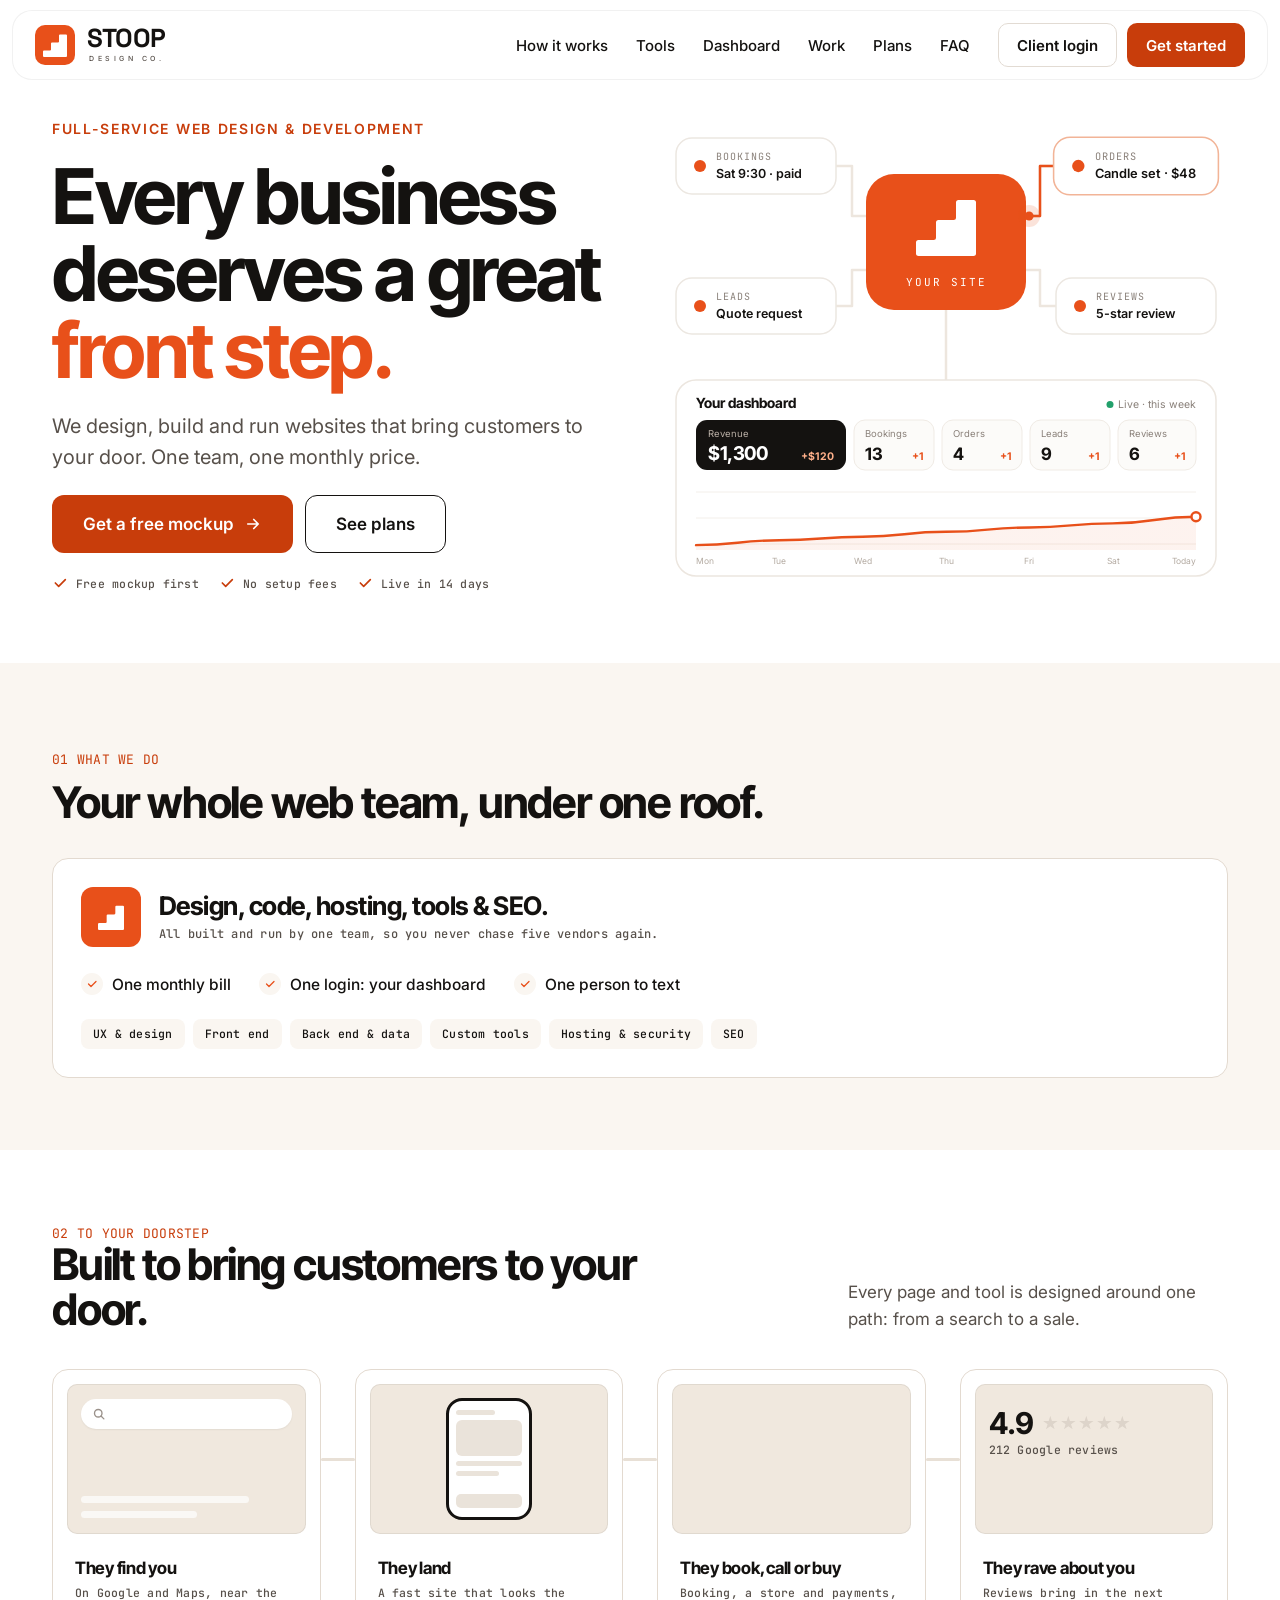
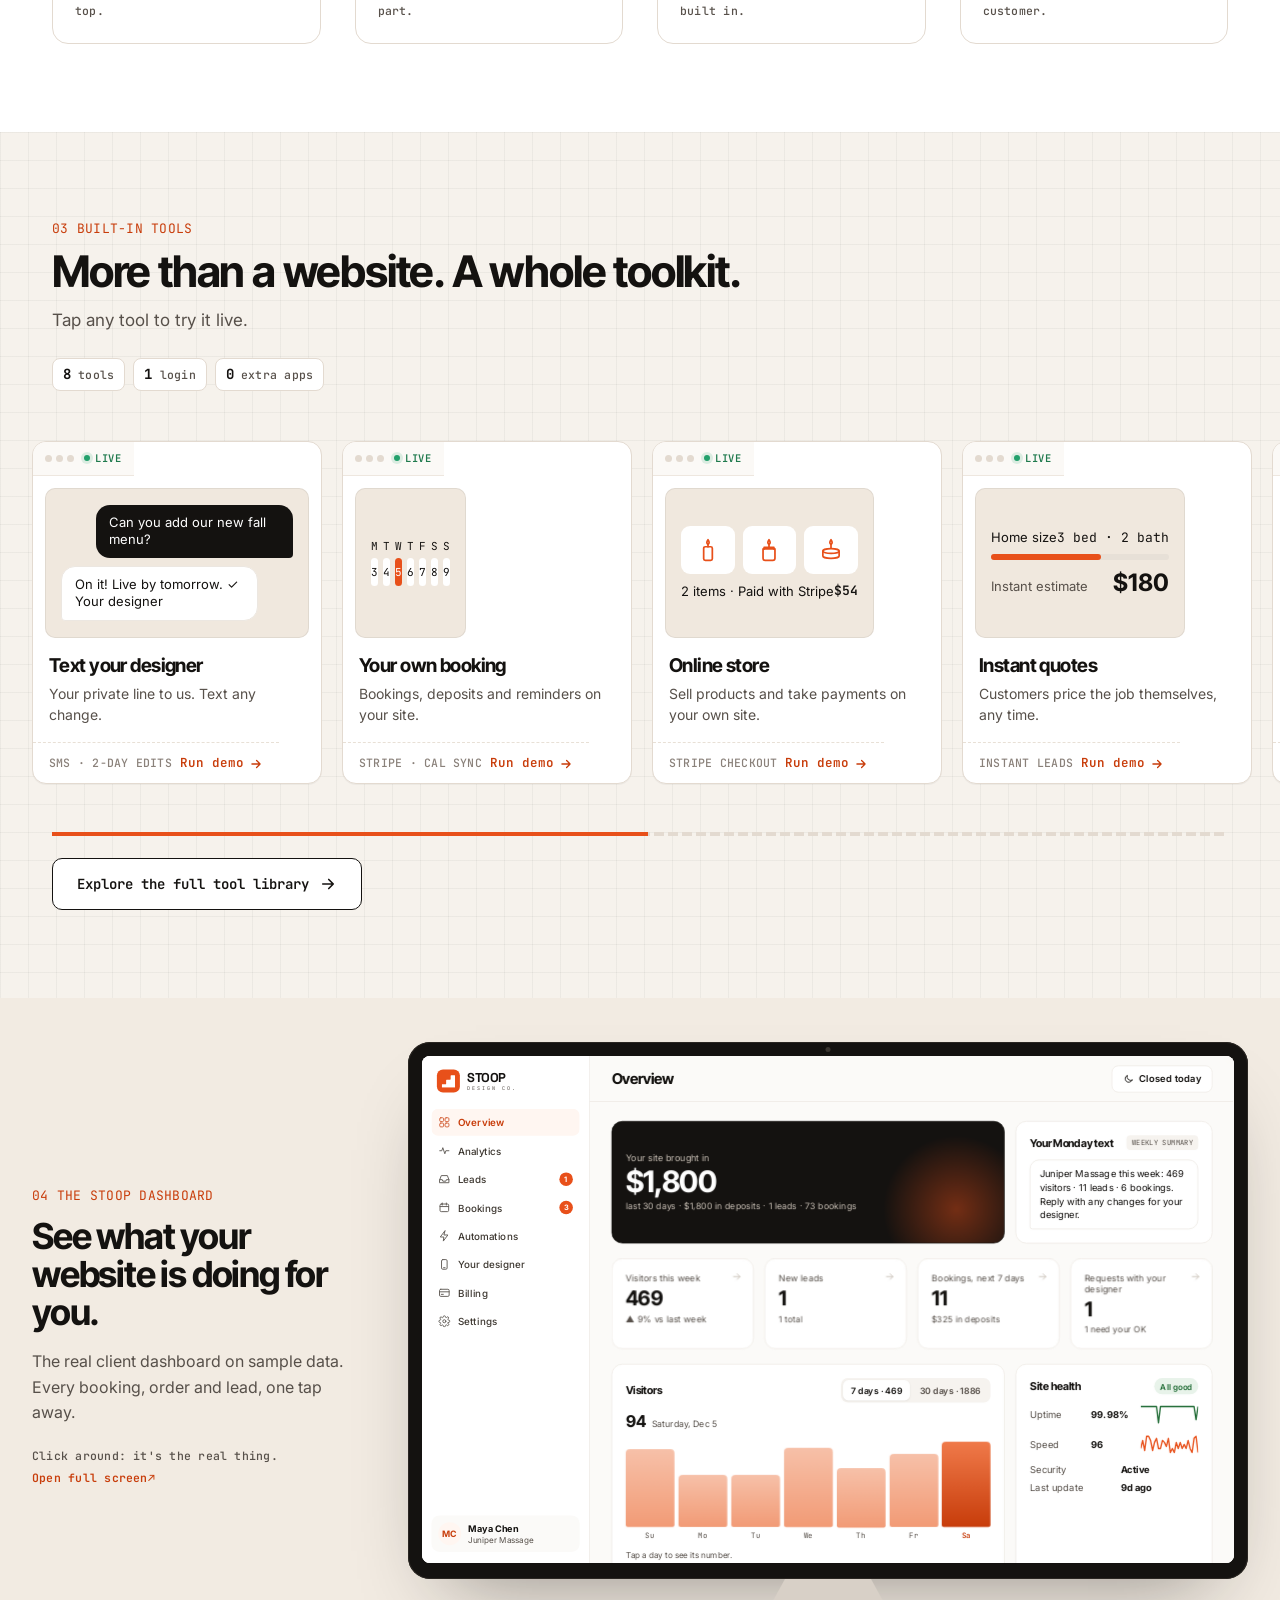
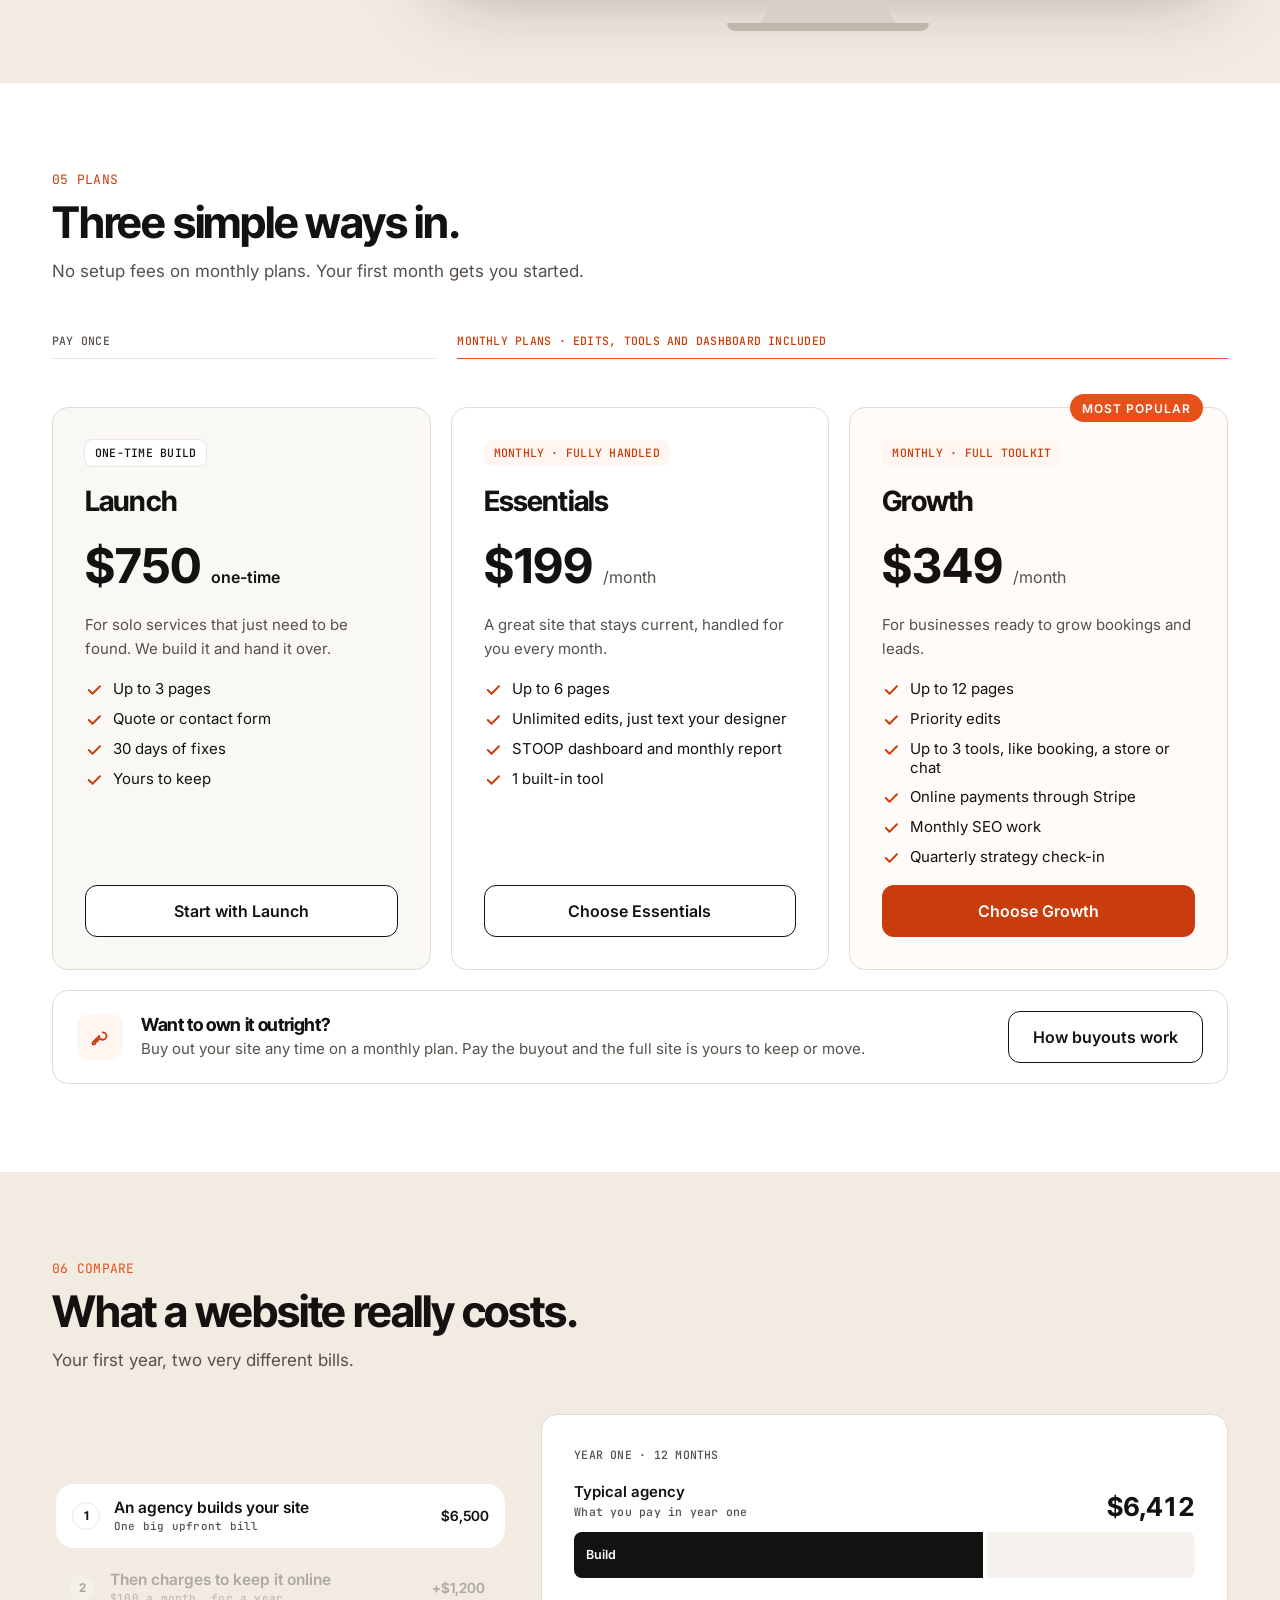
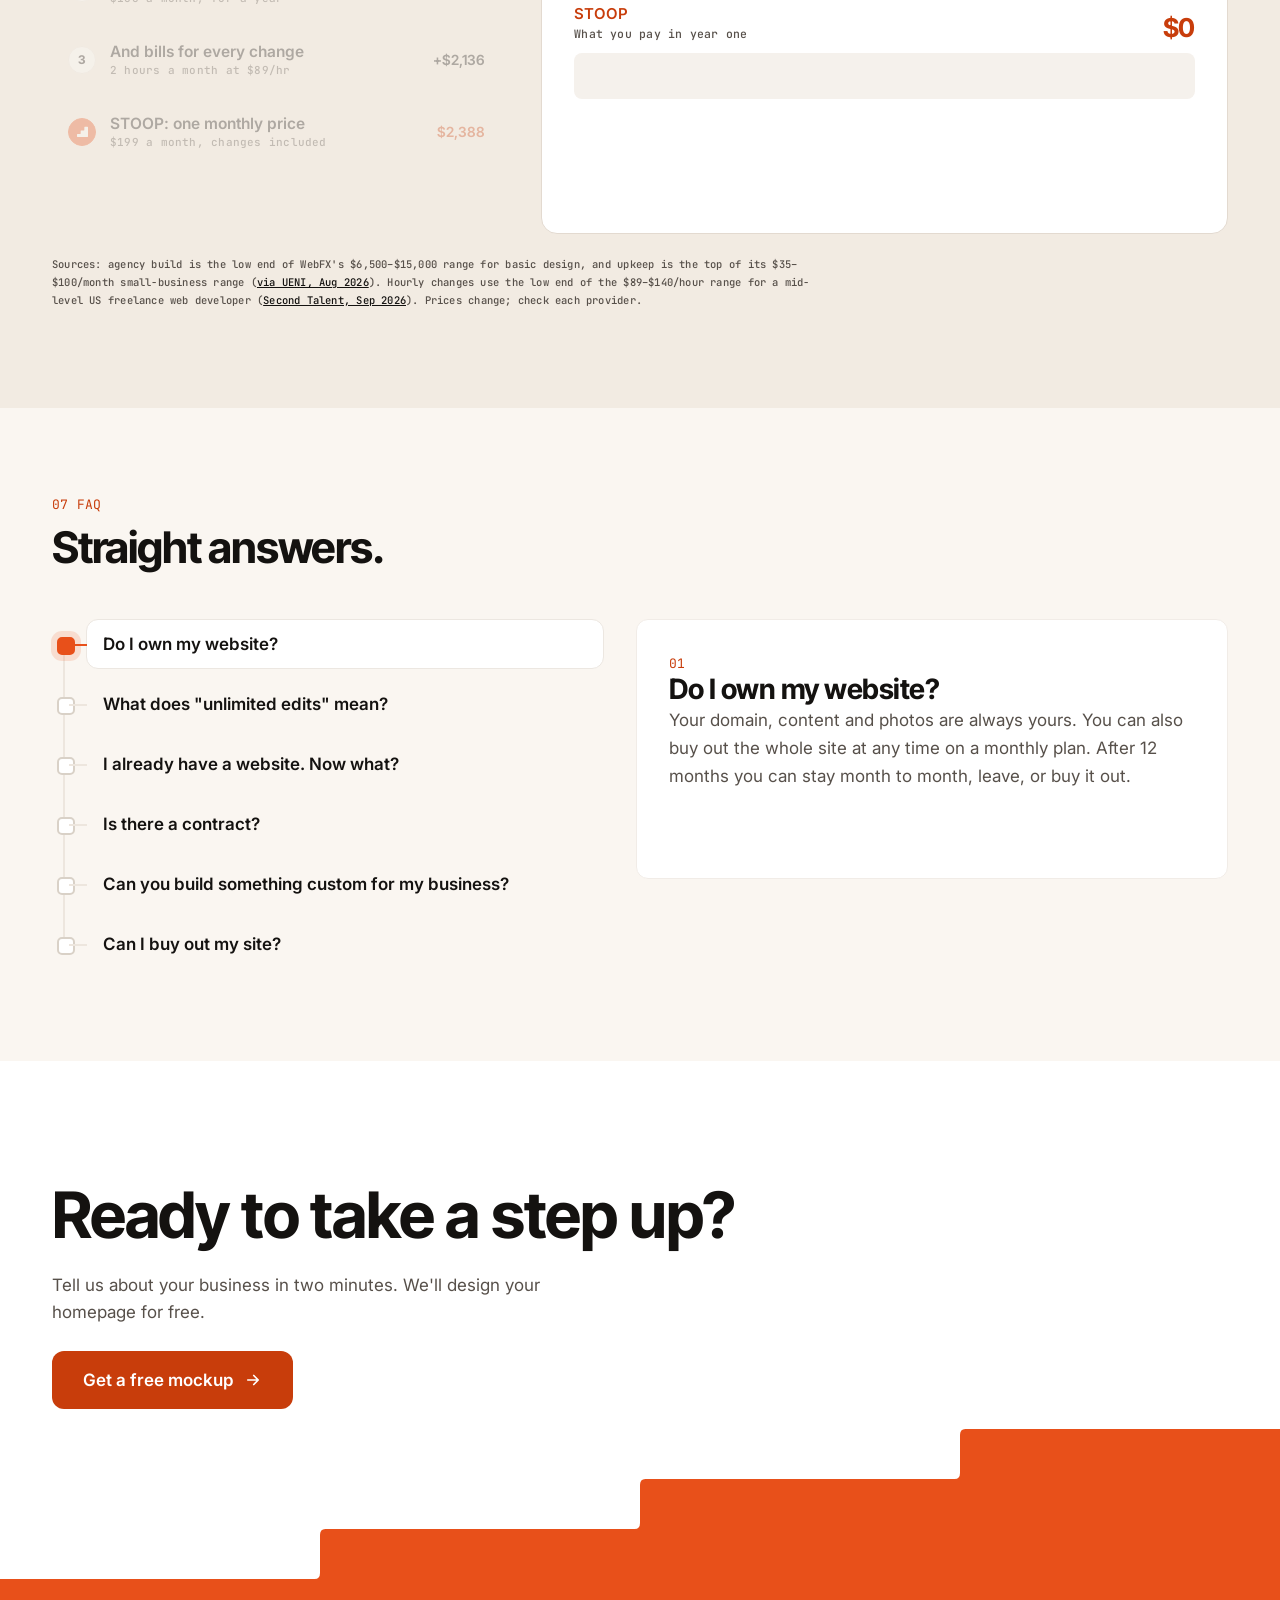
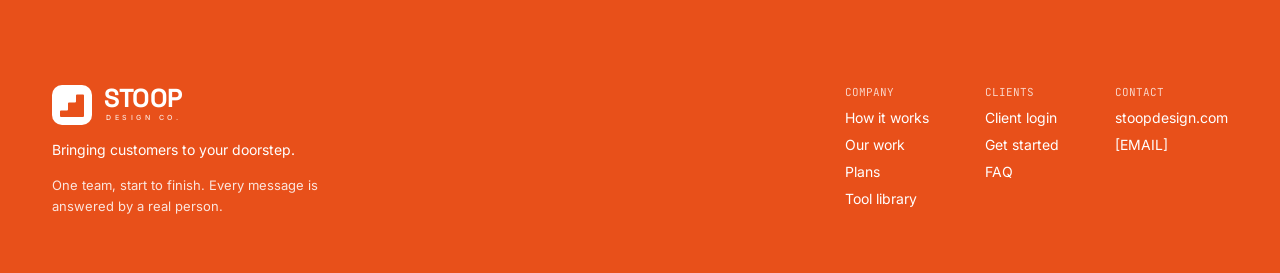
<file: index.html>
<!doctype html>
<html lang="en">
<head>
<meta charset="utf-8">
<meta name="viewport" content="width=device-width, initial-scale=1">
<title>STOOP Design Co. | Web design &amp; development for small businesses</title>
<meta name="description" content="Full-service web design and development for small businesses: UX, front end, back end, custom tools, hosting and SEO, for one monthly price.">
<link rel="icon" href="favicon.svg" type="image/svg+xml">
<link rel="preconnect" href="https://fonts.googleapis.com"><link rel="preconnect" href="https://fonts.gstatic.com" crossorigin>
<link rel="stylesheet" href="https://fonts.googleapis.com/css2?family=Space+Grotesk:wght@700&family=Inter+Tight:wght@500;600;700&family=Inter:wght@400;500;600&family=JetBrains+Mono:wght@500&display=swap">
<link rel="stylesheet" href="assets/styles.css">
</head>
<body>
<svg width="0" height="0" style="position:absolute" aria-hidden="true">
<symbol id="stair" viewBox="0 0 60 60"><path d="M0 57.5 L0 46.5 Q0 44 2.5 44 L17.5 44 Q20 44 20 41.5 L20 26.5 Q20 24 22.5 24 L37.5 24 Q40 24 40 21.5 L40 6.5 Q40 4 42.5 4 L57.5 4 Q60 4 60 6.5 L60 57.5 Q60 60 57.5 60 L2.5 60 Q0 60 0 57.5 Z"/></symbol>
<symbol id="check" viewBox="0 0 24 24"><path d="M5 12l5 5L20 7" fill="none" stroke="currentColor" stroke-width="2.5" stroke-linecap="round" stroke-linejoin="round"/></symbol>
<symbol id="arrow" viewBox="0 0 24 24"><path d="M5 12h14M13 6l6 6-6 6" fill="none" stroke="currentColor" stroke-width="2.2" stroke-linecap="round" stroke-linejoin="round"/></symbol>
</svg>

<header class="site-header" id="top">
<div class="hdr">
<a href="./" class="logo" aria-label="STOOP Design Co. home">
<span class="logo-tile"><svg width="24" height="24" fill="#fff" aria-hidden="true"><use href="#stair"/></svg></span>
<span class="logo-words"><span class="logo-stoop">STOOP</span><span class="logo-co">DESIGN CO.</span></span>
</a>
<nav class="main-nav" aria-label="Main">
<a href="#how">How it works</a>
<a href="tools.html">Tools</a>
<a href="#dashboard">Dashboard</a>
<a href="work.html">Work</a>
<a href="#plans">Plans</a>
<a href="#faq">FAQ</a>
</nav>
<div class="hdr-cta">
<a href="app/" class="btn btn-ghost btn-sm">Client login</a>
<a href="get-started.html" class="btn btn-primary btn-sm">Get started</a>
</div>
<button class="menu-btn" id="menuBtn" aria-label="Open menu" aria-expanded="false"><svg width="20" height="20" viewBox="0 0 24 24" fill="none" stroke="#141210" stroke-width="2.2" stroke-linecap="round" aria-hidden="true"><path d="M4 7h16M4 12h16M4 17h16"/></svg></button>
</div>
</header>

<main>
<section class="hero">
<div class="wrap hero-in">
<div class="hero-copy">
<span class="hero-eyebrow">Full-service web design &amp; development</span>
<h1>Every business deserves a great <span>front step.</span></h1>
<p class="hero-sub">We design, build and run websites that bring customers to your door. One team, one monthly price.</p>
<div class="hero-btns" style="display:flex;flex-wrap:wrap;gap:12px">
<a href="get-started.html" class="btn btn-primary btn-lg">Get a free mockup <svg width="18" height="18" aria-hidden="true"><use href="#arrow"/></svg></a>
<a href="#plans" class="btn btn-outline btn-lg">See plans</a>
</div>
<div class="checks">
<span><svg width="16" height="16" style="color:var(--deep)" aria-hidden="true"><use href="#check"/></svg>Free mockup first</span>
<span><svg width="16" height="16" style="color:var(--deep)" aria-hidden="true"><use href="#check"/></svg>No setup fees</span>
<span><svg width="16" height="16" style="color:var(--deep)" aria-hidden="true"><use href="#check"/></svg>Live in 14 days</span>
</div>
</div>
<div class="hero-art">
<svg class="hub" id="hub" viewBox="0 46 560 452" role="img" aria-label="Bookings, orders, leads and reviews reach your STOOP website, which sends each one to your STOOP dashboard, where revenue and counts add up live.">
<defs>
<linearGradient id="hArea" x1="0" y1="0" x2="0" y2="1"><stop offset="0" stop-color="#E8501A" stop-opacity=".07"/><stop offset="1" stop-color="#E8501A" stop-opacity=".07"/></linearGradient>

</defs>
<g fill="none" stroke="#EDE6DE" stroke-width="2.5" stroke-linecap="round" stroke-linejoin="round">
<path id="hp0" d="M170 82 H186 V132 H200"/><path id="hp1" d="M390 82 H374 V132 H360"/><path id="hp2" d="M170 222 H186 V186 H200"/><path id="hp3" d="M390 222 H374 V186 H360"/><path id="hpd" d="M280 226 V296"/>
</g>
<g fill="none" stroke="#E8501A" stroke-width="2.5" stroke-linecap="round" stroke-linejoin="round" class="hglow">
<path id="hg0" d="M170 82 H186 V132 H200"/><path id="hg1" d="M390 82 H374 V132 H360"/><path id="hg2" d="M170 222 H186 V186 H200"/><path id="hg3" d="M390 222 H374 V186 H360"/><path id="hgd" d="M280 226 V296"/>
</g>
<rect class="hrip" id="hRip" x="200" y="90" width="160" height="136" rx="28" fill="none" stroke="#E8501A" stroke-width="2"/>
<g id="hTile" class="htile"><rect x="200" y="90" width="160" height="136" rx="28" fill="#E8501A"/>
<svg x="250" y="112" width="60" height="60" fill="#fff"><use href="#stair"/></svg>
<text x="280" y="202" text-anchor="middle" font-family="JetBrains Mono, monospace" font-size="11" fill="#fff" letter-spacing="2">YOUR SITE</text></g>
<g id="hDot" opacity="0"><circle r="11" fill="#E8501A" opacity=".16"/><circle r="4.5" fill="#E8501A"/></g>
<g font-family="Inter, sans-serif">
<g class="hc" id="hc0"><rect x="10" y="54" width="160" height="56" rx="16" fill="#fff" stroke="#ECE7E1" stroke-width="1.5"/><circle cx="34" cy="82" r="6" fill="#E8501A"/><text x="50" y="76" font-size="10" font-family="JetBrains Mono, monospace" fill="#8A817A" letter-spacing="1">BOOKINGS</text><text x="50" y="94" font-size="12.5" font-weight="600" fill="#141210" id="hs0">Fri 10:00 · paid</text></g>
<g class="hc" id="hc1"><rect x="390" y="54" width="160" height="56" rx="16" fill="#fff" stroke="#ECE7E1" stroke-width="1.5"/><circle cx="414" cy="82" r="6" fill="#E8501A"/><text x="430" y="76" font-size="10" font-family="JetBrains Mono, monospace" fill="#8A817A" letter-spacing="1">ORDERS</text><text x="430" y="94" font-size="12.5" font-weight="600" fill="#141210" id="hs1">Gift card · $50</text></g>
<g class="hc" id="hc2"><rect x="10" y="194" width="160" height="56" rx="16" fill="#fff" stroke="#ECE7E1" stroke-width="1.5"/><circle cx="34" cy="222" r="6" fill="#E8501A"/><text x="50" y="216" font-size="10" font-family="JetBrains Mono, monospace" fill="#8A817A" letter-spacing="1">LEADS</text><text x="50" y="234" font-size="12.5" font-weight="600" fill="#141210" id="hs2">Quote request</text></g>
<g class="hc" id="hc3"><rect x="390" y="194" width="160" height="56" rx="16" fill="#fff" stroke="#ECE7E1" stroke-width="1.5"/><circle cx="414" cy="222" r="6" fill="#E8501A"/><text x="430" y="216" font-size="10" font-family="JetBrains Mono, monospace" fill="#8A817A" letter-spacing="1">REVIEWS</text><text x="430" y="234" font-size="12.5" font-weight="600" fill="#141210" id="hs3">5-star review</text></g>
<!-- dashboard, styled like the STOOP app -->
<g id="hDash" class="hdash">
<rect x="10" y="296" width="540" height="196" rx="20" fill="#fff" stroke="#ECE6DF" stroke-width="1.5"/>
<text x="30" y="324" font-size="14" font-weight="700" fill="#141210" font-family="Inter Tight, Inter, sans-serif">Your dashboard</text>
<g id="hLatestG" class="hlatest"><circle id="hLiveDot" cx="446" cy="320.5" r="3.5" fill="#22A06B"/><text id="hLatest" x="530" y="324" text-anchor="end" font-size="10.5" fill="#8A817A">Live · this week</text></g>
<g id="hk0" class="hk"><rect x="30" y="336" width="150" height="50" rx="11" fill="#141210"/><text x="42" y="353" font-size="9.5" fill="#B9AFA5">Revenue</text><text x="42" y="376" font-size="19" font-weight="700" fill="#fff" font-family="Inter Tight, Inter, sans-serif" letter-spacing="-.5" id="hRev">$1,180</text><text class="hplus" id="hRevPlus" x="168" y="376" text-anchor="end" font-size="10.5" font-weight="700" fill="#FFB08A">+$95</text></g>
<g id="hk1" class="hk"><rect x="188" y="336" width="80" height="50" rx="11" fill="#FCFBF9" stroke="#F0EBE5"/><text x="199" y="353" font-size="9.5" fill="#8A817A">Bookings</text><text x="199" y="376" font-size="17" font-weight="700" fill="#141210" font-family="Inter Tight, Inter, sans-serif" id="hn0">12</text><text class="hplus" x="258" y="376" text-anchor="end" font-size="10.5" font-weight="700" fill="#E8501A">+1</text></g>
<g id="hk2" class="hk"><rect x="276" y="336" width="80" height="50" rx="11" fill="#FCFBF9" stroke="#F0EBE5"/><text x="287" y="353" font-size="9.5" fill="#8A817A">Orders</text><text x="287" y="376" font-size="17" font-weight="700" fill="#141210" font-family="Inter Tight, Inter, sans-serif" id="hn1">4</text><text class="hplus" x="346" y="376" text-anchor="end" font-size="10.5" font-weight="700" fill="#E8501A">+1</text></g>
<g id="hk3" class="hk"><rect x="364" y="336" width="80" height="50" rx="11" fill="#FCFBF9" stroke="#F0EBE5"/><text x="375" y="353" font-size="9.5" fill="#8A817A">Leads</text><text x="375" y="376" font-size="17" font-weight="700" fill="#141210" font-family="Inter Tight, Inter, sans-serif" id="hn2">9</text><text class="hplus" x="434" y="376" text-anchor="end" font-size="10.5" font-weight="700" fill="#E8501A">+1</text></g>
<g id="hk4" class="hk"><rect x="452" y="336" width="78" height="50" rx="11" fill="#FCFBF9" stroke="#F0EBE5"/><text x="463" y="353" font-size="9.5" fill="#8A817A">Reviews</text><text x="463" y="376" font-size="17" font-weight="700" fill="#141210" font-family="Inter Tight, Inter, sans-serif" id="hn3">6</text><text class="hplus" x="520" y="376" text-anchor="end" font-size="10.5" font-weight="700" fill="#E8501A">+1</text></g>
<g stroke="#F3EFEA" stroke-width="1"><line x1="30" y1="408" x2="530" y2="408"/><line x1="30" y1="434" x2="530" y2="434"/><line x1="30" y1="460" x2="530" y2="460"/></g>
<path id="hAreaP" fill="url(#hArea)" d=""/>
<path id="hLine" fill="none" stroke="#E8501A" stroke-width="2.4" stroke-linecap="round" stroke-linejoin="round" d=""/>
<circle id="hPt" r="4.5" fill="#fff" stroke="#E8501A" stroke-width="2.4"/>
<g font-size="8.5" fill="#B3AAA1" text-anchor="middle"><text x="30" y="480" text-anchor="start">Mon</text><text x="113" y="480">Tue</text><text x="197" y="480">Wed</text><text x="280" y="480">Thu</text><text x="363" y="480">Fri</text><text x="447" y="480">Sat</text><text x="530" y="480" text-anchor="end">Today</text></g>
</g>
</g>
</svg>
</div>
</div>
</section>


<section id="what" class="section what-sec">
<div class="wrap">
<div class="sec-head reveal"><span class="eyebrow">01 WHAT WE DO</span><h2 class="h2">Your whole web team, under one roof.</h2></div>
<div class="offer reveal"><div class="of-top"><span class="of-logo"><svg width="26" height="26" fill="#fff" aria-hidden="true"><use href="#stair"/></svg></span><div><b>Design, code, hosting, tools &amp; SEO.</b><span>All built and run by one team, so you never chase five vendors again.</span></div></div><ul class="of-checks"><li><i><svg width="12" height="12" aria-hidden="true"><use href="#check"/></svg></i>One monthly bill</li><li><i><svg width="12" height="12" aria-hidden="true"><use href="#check"/></svg></i>One login: your dashboard</li><li><i><svg width="12" height="12" aria-hidden="true"><use href="#check"/></svg></i>One person to text</li></ul><div class="of-tags"><span>UX &amp; design</span><span>Front end</span><span>Back end &amp; data</span><span>Custom tools</span><span>Hosting &amp; security</span><span>SEO</span></div></div>
</div>
</section>
<section id="how" class="section how-sec">
<div class="wrap">
<div class="sec-head jr-head reveal"><div><span class="eyebrow">02 TO YOUR DOORSTEP</span><h2 class="h2">Built to bring customers to your door.</h2></div><p class="lede">Every page and tool is designed around one path: from a search to a sale.</p></div>
<div class="journey reveal" id="journey">
<div class="jr-tiles">
<article class="jr" data-k="0"><div class="jr-scene s-find" aria-hidden="true"><div class="sc"><div class="sf-bar"><svg width="12" height="12" viewBox="0 0 16 16"><circle cx="7" cy="7" r="5" fill="none" stroke="#9A918A" stroke-width="1.8"/><path d="M11 11l3.5 3.5" stroke="#9A918A" stroke-width="1.8" stroke-linecap="round"/></svg><span class="sf-type" data-text="massage near me"></span><i class="sf-caret"></i></div><div class="sf-res"><span class="sf-pin"></span><div><b>Juniper Massage</b><small>★ 4.9 · Open now</small></div></div><div class="sf-ghost"></div><div class="sf-ghost s"></div></div></div><div class="jr-txt"><h3>They find you</h3><p>On Google and Maps, near the top.</p></div></article><span class="jr-link" aria-hidden="true"><i></i><b></b></span><article class="jr" data-k="1"><div class="jr-scene s-land" aria-hidden="true"><div class="sc"><div class="sl-phone"><span class="sl-nav"></span><span class="sl-hero"></span><span class="sl-h"></span><span class="sl-h s"></span><span class="sl-btn">Book now</span><span class="sl-speed">0.8s</span></div></div></div><div class="jr-txt"><h3>They land</h3><p>A fast site that looks the part.</p></div></article><span class="jr-link" aria-hidden="true"><i></i><b></b></span><article class="jr" data-k="2"><div class="jr-scene s-book" aria-hidden="true"><div class="sc"><div class="sb-card"><span class="sb-ok"><svg width="14" height="14"><use href="#check"/></svg></span><div><b>Booked</b><small>Fri 10:00 · 60 min</small></div></div><span class="sb-money">+$95 deposit</span><span class="sb-door"><svg width="16" height="16" fill="#fff"><use href="#stair"/></svg>At your door</span></div></div><div class="jr-txt"><h3>They book, call or buy</h3><p>Booking, a store and payments, built in.</p></div></article><span class="jr-link" aria-hidden="true"><i></i><b></b></span><article class="jr" data-k="3"><div class="jr-scene s-trust" aria-hidden="true"><div class="sc"><div class="st-score"><b>4.9</b><span class="st-stars"><i></i><i></i><i></i><i></i><i></i></span><small>212 Google reviews</small></div><div class="st-quote">“Booked in a minute. Best in town.”</div></div></div><div class="jr-txt"><h3>They rave about you</h3><p>Reviews bring in the next customer.</p></div></article>
</div>
</div>
</div>
</section>

<section id="tools" class="section tk-sec">
<div class="wrap car-head reveal">
<div class="sec-head"><span class="eyebrow">03 BUILT-IN TOOLS</span><h2 class="h2">More than a website. A whole toolkit.</h2><p class="lede">Tap any tool to try it live.</p><div class="tk-stats mono"><span><b>8</b> tools</span><span><b>1</b> login</span><span><b>0</b> extra apps</span></div></div>

</div>
<div class="car-track" id="carTrack">
<button class="tool-card" data-tool="text"><span class="tc-bar"><span class="tc-dots"><i></i><i></i><i></i></span><em><b></b>live</em></span><div class="tool-prev"><div class="bubble b-me">Can you add our new fall menu?</div><div class="bubble b-us">On it! Live by tomorrow. ✓ Your designer</div></div><h3>Text your designer</h3><p>Your private line to us. Text any change.</p><span class="tc-foot"><code>SMS · 2-DAY EDITS</code><span class="tool-more">Run demo <svg width="14" height="14" aria-hidden="true"><use href="#arrow"/></svg></span></span></button>
<button class="tool-card" data-tool="booking"><span class="tc-bar"><span class="tc-dots"><i></i><i></i><i></i></span><em><b></b>live</em></span><div class="tool-prev"><div style="display:grid;grid-template-columns:repeat(7,1fr);gap:5px;font-family:'JetBrains Mono',monospace;font-size:11px;text-align:center"><span>M</span><span>T</span><span>W</span><span>T</span><span>F</span><span>S</span><span>S</span><span style="padding:7px 0;border-radius:7px;background:#fff">3</span><span style="padding:7px 0;border-radius:7px;background:#fff">4</span><span style="padding:7px 0;border-radius:7px;background:var(--orange);color:#fff">5</span><span style="padding:7px 0;border-radius:7px;background:#fff">6</span><span style="padding:7px 0;border-radius:7px;background:#fff">7</span><span style="padding:7px 0;border-radius:7px;background:#fff">8</span><span style="padding:7px 0;border-radius:7px;background:#fff">9</span></div></div><h3>Your own booking</h3><p>Bookings, deposits and reminders on your site.</p><span class="tc-foot"><code>STRIPE · CAL SYNC</code><span class="tool-more">Run demo <svg width="14" height="14" aria-hidden="true"><use href="#arrow"/></svg></span></span></button>
<button class="tool-card" data-tool="store"><span class="tc-bar"><span class="tc-dots"><i></i><i></i><i></i></span><em><b></b>live</em></span><div class="tool-prev"><div style="display:grid;grid-template-columns:repeat(3,1fr);gap:8px"><div style="height:48px;border-radius:9px;background:#fff;display:flex;align-items:center;justify-content:center"><svg width="26" height="26" viewBox="0 0 24 24" fill="none" stroke="#E8501A" stroke-width="1.6" stroke-linecap="round" stroke-linejoin="round" aria-hidden="true"><path d="M12 2.5c1.4 1.9 1.4 3.3 0 4.3-1.4-1-1.4-2.4 0-4.3z"/><path d="M12 7v2"/><rect x="8" y="9" width="8" height="12.5" rx="1.5"/></svg></div><div style="height:48px;border-radius:9px;background:#fff;display:flex;align-items:center;justify-content:center"><svg width="26" height="26" viewBox="0 0 24 24" fill="none" stroke="#E8501A" stroke-width="1.6" stroke-linecap="round" stroke-linejoin="round" aria-hidden="true"><path d="M12 2.5c1.4 1.9 1.4 3.3 0 4.3-1.4-1-1.4-2.4 0-4.3z"/><path d="M12 7v2.5"/><path d="M6.5 11h11v8.5a2 2 0 0 1-2 2h-7a2 2 0 0 1-2-2z"/><path d="M7.5 11V9.5h9V11"/></svg></div><div style="height:48px;border-radius:9px;background:#fff;display:flex;align-items:center;justify-content:center"><svg width="26" height="26" viewBox="0 0 24 24" fill="none" stroke="#E8501A" stroke-width="1.6" stroke-linecap="round" stroke-linejoin="round" aria-hidden="true"><path d="M12 2.5c1.4 1.9 1.4 3.3 0 4.3-1.4-1-1.4-2.4 0-4.3z"/><path d="M12 7v3"/><ellipse cx="12" cy="13" rx="7.5" ry="2.2"/><path d="M4.5 13v4.5c0 1.2 3.4 2.2 7.5 2.2s7.5-1 7.5-2.2V13"/></svg></div></div><div style="display:flex;justify-content:space-between;align-items:center;font-size:13px"><span>2 items · Paid with Stripe</span><span class="mono" style="font-weight:600">$54</span></div></div><h3>Online store</h3><p>Sell products and take payments on your own site.</p><span class="tc-foot"><code>STRIPE CHECKOUT</code><span class="tool-more">Run demo <svg width="14" height="14" aria-hidden="true"><use href="#arrow"/></svg></span></span></button>
<button class="tool-card" data-tool="quote"><span class="tc-bar"><span class="tc-dots"><i></i><i></i><i></i></span><em><b></b>live</em></span><div class="tool-prev"><div style="display:flex;justify-content:space-between;font-size:13px"><span>Home size</span><span class="mono">3 bed · 2 bath</span></div><div style="height:6px;border-radius:3px;background:#E7E0D7"><div style="width:62%;height:6px;border-radius:3px;background:var(--orange)"></div></div><div style="display:flex;justify-content:space-between;align-items:baseline"><span style="font-size:13px;color:var(--muted)">Instant estimate</span><span style="font-family:'Inter Tight',sans-serif;font-size:24px;font-weight:700">$180</span></div></div><h3>Instant quotes</h3><p>Customers price the job themselves, any time.</p><span class="tc-foot"><code>INSTANT LEADS</code><span class="tool-more">Run demo <svg width="14" height="14" aria-hidden="true"><use href="#arrow"/></svg></span></span></button>
<button class="tool-card" data-tool="chat"><span class="tc-bar"><span class="tc-dots"><i></i><i></i><i></i></span><em><b></b>live</em></span><div class="tool-prev"><div class="bubble b-us">Do you have gluten-free options?</div><div class="bubble b-me" style="background:#E8501A">Yes! Every Saturday 🙂</div></div><h3>Customer chat</h3><p>Customers message you. You reply from your phone.</p><span class="tc-foot"><code>SMS ALERTS</code><span class="tool-more">Run demo <svg width="14" height="14" aria-hidden="true"><use href="#arrow"/></svg></span></span></button>
<button class="tool-card" data-tool="conditions"><span class="tc-bar"><span class="tc-dots"><i></i><i></i><i></i></span><em><b></b>live</em></span><div class="tool-prev"><div style="display:flex;align-items:center;gap:14px"><svg width="44" height="44" viewBox="0 0 24 24" fill="none" stroke="#E8501A" stroke-width="1.8" stroke-linecap="round" aria-hidden="true"><circle cx="12" cy="12" r="4"/><path d="M12 2v2M12 20v2M4.9 4.9l1.4 1.4M17.7 17.7l1.4 1.4M2 12h2M20 12h2M4.9 19.1l1.4-1.4M17.7 6.3l1.4-1.4"/></svg><div><div style="font-family:'Inter Tight',sans-serif;font-size:28px;font-weight:700">68°</div><div style="font-size:13px;color:var(--muted)">Clear · Great day to go</div></div></div></div><h3>Live conditions</h3><p>Weather, water or trail info right on your site.</p><span class="tc-foot"><code>LIVE DATA</code><span class="tool-more">Run demo <svg width="14" height="14" aria-hidden="true"><use href="#arrow"/></svg></span></span></button>
<button class="tool-card" data-tool="gift"><span class="tc-bar"><span class="tc-dots"><i></i><i></i><i></i></span><em><b></b>live</em></span><div class="tool-prev" style="background:var(--orange);color:#fff"><span class="mono" style="font-size:11px">GIFT CARD</span><span style="font-family:'Inter Tight',sans-serif;font-size:34px;font-weight:700">$50</span></div><h3>Gift cards</h3><p>Sell gift cards from your own site.</p><span class="tc-foot"><code>STRIPE · EMAIL</code><span class="tool-more">Run demo <svg width="14" height="14" aria-hidden="true"><use href="#arrow"/></svg></span></span></button>
<button class="tool-card" data-tool="reviews"><span class="tc-bar"><span class="tc-dots"><i></i><i></i><i></i></span><em><b></b>live</em></span><div class="tool-prev"><div style="color:var(--orange);font-size:18px;letter-spacing:2px">★★★★★</div><div style="font-size:14px;line-height:1.4">"Easiest booking we've ever done."</div><div class="mono" style="font-size:11px;color:var(--muted)">EXAMPLE REVIEW</div></div><h3>Reviews wall</h3><p>Your best Google reviews, always fresh.</p><span class="tc-foot"><code>GOOGLE SYNC</code><span class="tool-more">Run demo <svg width="14" height="14" aria-hidden="true"><use href="#arrow"/></svg></span></span></button>
</div>
<div class="wrap"><div class="car-progress" aria-hidden="true"><i id="carBar"></i></div><a href="tools.html" class="btn btn-outline lib-btn">Explore the full tool library <svg width="18" height="18" aria-hidden="true"><use href="#arrow"/></svg></a></div>
</section>

<dialog class="tool-dialog" id="toolDialog" aria-labelledby="dlgTitle">
<button class="dlg-close" id="dlgClose" aria-label="Close"><svg width="18" height="18" viewBox="0 0 24 24" fill="none" stroke="#141210" stroke-width="2.2" stroke-linecap="round" aria-hidden="true"><path d="M6 6l12 12M18 6L6 18"/></svg></button>
<div class="dlg" id="dlgBody"></div>
</dialog>

<section id="dashboard" class="section dash-sec">
<div class="wrap dash-wrap">
<div class="dash-copy reveal"><div class="dc-l"><span class="eyebrow">04 THE STOOP DASHBOARD</span><h2 class="h2">See what your website is doing for you.</h2></div><div class="dc-r"><p class="lede">The real client dashboard on sample data. Every booking, order and lead, one tap away.</p><p class="dash-hint"><span class="m-on">Tap the menu in the phone to look around.</span><span class="m-off">Click around: it's the real thing.</span> <a href="app/?embed=1#/overview" target="_blank" rel="noopener">Open full screen <span aria-hidden="true">↗</span></a></p></div></div>
<div class="dash-phone reveal">
<div class="iph">
<div class="iph-status"><b>9:41</b><span class="iph-island"></span><span class="iph-ic"><i></i><i></i><i></i><i></i><em></em></span></div>
<div class="iph-screen">
<iframe id="dashDemo" title="STOOP client dashboard, live demo with sample data" data-src="app/?embed=1#/overview"></iframe>
<div class="demo-load" id="dashLoad"><span></span>Loading…</div>
</div>
<span class="iph-home"></span>
</div>
</div>
</div>
</section>

<section id="plans" class="section">
<div class="wrap">
<div class="sec-head reveal"><span class="eyebrow">05 PLANS</span><h2 class="h2">Three simple ways in.</h2><p class="lede">No setup fees on monthly plans. Your first month gets you started.</p></div>
<div class="plan-groups reveal" aria-hidden="true"><span>Pay once</span><span>Monthly plans · edits, tools and dashboard included</span></div>
<div class="plan-switch" role="tablist" aria-label="Plans"><button class="on" data-i="0">Launch</button><button data-i="1">Essentials</button><button data-i="2">Growth</button></div>
<div class="plans reveal" id="plansTrack">
<article class="plan once"><span class="ptag">ONE-TIME BUILD</span><h3>Launch</h3><div class="price">$750 <small>one-time</small></div><p style="margin:0;font-size:15px;line-height:1.6;color:var(--muted)">For solo services that just need to be found. We build it and hand it over.</p>
<ul><li><svg width="18" height="18" style="color:var(--deep)" aria-hidden="true"><use href="#check"/></svg>Up to 3 pages</li><li><svg width="18" height="18" style="color:var(--deep)" aria-hidden="true"><use href="#check"/></svg>Quote or contact form</li><li><svg width="18" height="18" style="color:var(--deep)" aria-hidden="true"><use href="#check"/></svg>30 days of fixes</li><li><svg width="18" height="18" style="color:var(--deep)" aria-hidden="true"><use href="#check"/></svg>Yours to keep</li></ul>
<a href="get-started.html" class="btn btn-outline">Start with Launch</a></article>
<article class="plan"><span class="ptag">MONTHLY · FULLY HANDLED</span><h3>Essentials</h3><div class="price">$199 <small>/month</small></div><p style="margin:0;font-size:15px;line-height:1.6;color:var(--muted)">A great site that stays current, handled for you every month.</p>
<ul><li><svg width="18" height="18" style="color:var(--deep)" aria-hidden="true"><use href="#check"/></svg>Up to 6 pages</li><li><svg width="18" height="18" style="color:var(--deep)" aria-hidden="true"><use href="#check"/></svg>Unlimited edits, just text your designer</li><li><svg width="18" height="18" style="color:var(--deep)" aria-hidden="true"><use href="#check"/></svg>STOOP dashboard and monthly report</li><li><svg width="18" height="18" style="color:var(--deep)" aria-hidden="true"><use href="#check"/></svg>1 built-in tool</li></ul>
<a href="get-started.html" class="btn btn-outline">Choose Essentials</a></article>
<article class="plan feat"><span class="flag">MOST POPULAR</span><span class="ptag">MONTHLY · FULL TOOLKIT</span><h3>Growth</h3><div class="price">$349 <small>/month</small></div><p style="margin:0;font-size:15px;line-height:1.6;color:var(--muted)">For businesses ready to grow bookings and leads.</p>
<ul><li><svg width="18" height="18" style="color:var(--deep)" aria-hidden="true"><use href="#check"/></svg>Up to 12 pages</li><li><svg width="18" height="18" style="color:var(--deep)" aria-hidden="true"><use href="#check"/></svg>Priority edits</li><li><svg width="18" height="18" style="color:var(--deep)" aria-hidden="true"><use href="#check"/></svg>Up to 3 tools, like booking, a store or chat</li><li><svg width="18" height="18" style="color:var(--deep)" aria-hidden="true"><use href="#check"/></svg>Online payments through Stripe</li><li><svg width="18" height="18" style="color:var(--deep)" aria-hidden="true"><use href="#check"/></svg>Monthly SEO work</li><li><svg width="18" height="18" style="color:var(--deep)" aria-hidden="true"><use href="#check"/></svg>Quarterly strategy check-in</li></ul>
<a href="get-started.html" class="btn btn-primary">Choose Growth</a></article>
</div>
<div class="buyout reveal"><span class="buy-ic"><svg width="22" height="22" viewBox="0 0 24 24" fill="none" stroke="#C83D0B" stroke-width="2" stroke-linecap="round" stroke-linejoin="round" aria-hidden="true"><path d="M15 7a4 4 0 1 1-4 4"/><path d="M11 11l-7 7v2h2l1-1v-2h2v-2h2"/></svg></span><div><strong>Want to own it outright?</strong><span>Buy out your site any time on a monthly plan. Pay the buyout and the full site is yours to keep or move.</span></div><a href="#faq" class="btn btn-outline" id="buyFaq">How buyouts work</a></div>
</div>
</section>

<section class="section cmp-sec">
<div class="wrap">
<div class="sec-head reveal"><span class="eyebrow">06 COMPARE</span><h2 class="h2">What a website really costs.</h2><p class="lede">Your first year, two very different bills.</p></div>
<div class="story reveal" id="story">
<ol class="st-steps">
<li><span class="st-n">1</span><div><b>An agency builds your site</b><small>One big upfront bill</small></div><em>$6,500</em></li>
<li><span class="st-n">2</span><div><b>Then charges to keep it online</b><small>$100 a month, for a year</small></div><em>+$1,200</em></li>
<li><span class="st-n">3</span><div><b>And bills for every change</b><small>2 hours a month at $89/hr</small></div><em>+$2,136</em></li>
<li class="us"><span class="st-n"><svg width="11" height="11" fill="#fff" aria-hidden="true"><use href="#stair"/></svg></span><div><b>STOOP: one monthly price</b><small>$199 a month, changes included</small></div><em>$2,388</em></li>
</ol>
<div class="st-viz"><span class="st-yr mono">YEAR ONE · 12 MONTHS</span>
<div class="st-row"><div class="st-lbl"><span>Typical agency<small>What you pay in year one</small></span><b id="stA">$0</b></div><div class="st-track"><i class="sg sg1"><span>Build</span></i><i class="sg sg2"><span>Upkeep</span></i><i class="sg sg3"><span>Changes</span></i></div></div>
<div class="st-row"><div class="st-lbl"><span class="o">STOOP<small>What you pay in year one</small></span><b class="o" id="stS">$0</b></div><div class="st-track"><i class="sg sgS"><span>All in</span></i><i class="sg sgK"><span>You save this</span></i></div></div>
<div class="st-save" id="stSave"><div><span>With STOOP, you save</span><small>in your first year, plus a dashboard and built-in tools</small></div><b id="stK">$0</b></div>
</div>
</div>
<p class="sources">Sources: agency build is the low end of WebFX's $6,500–$15,000 range for basic design, and upkeep is the top of its $35–$100/month small-business range (<a href="https://ueni.com/blog/affordable-website-design/" target="_blank" rel="noopener">via UENI, Aug 2026</a>). Hourly changes use the low end of the $89–$140/hour range for a mid-level US freelance web developer (<a href="https://www.secondtalent.com/cost-to-hire/web-developer/" target="_blank" rel="noopener">Second Talent, Sep 2026</a>). Prices change; check each provider.</p>
</div>
</section>

<section id="faq" class="section">
<div class="wrap">
<div class="sec-head reveal"><span class="eyebrow">07 FAQ</span><h2 class="h2">Straight answers.</h2></div>
<div class="faq reveal">
<div class="faq-list" id="faqList">
<div class="faq-trace" aria-hidden="true"><i id="faqFill"></i></div>
<button class="faq-q on" aria-expanded="true">Do I own my website?</button><div class="faq-a-inline">Your domain, content and photos are always yours. You can also buy out the whole site at any time on a monthly plan. After 12 months you can stay month to month, leave, or buy it out.</div>
<button class="faq-q" aria-expanded="false">What does "unlimited edits" mean?</button><div class="faq-a-inline">Text your designer as many changes as you like, one at a time, or send them through your dashboard. These texts are just between you and your designer. Small edits go live within 2 business days.</div>
<button class="faq-q" aria-expanded="false">I already have a website. Now what?</button><div class="faq-a-inline">We rebuild it, move over everything worth keeping, protect your search rankings and keep your business email working.</div>
<button class="faq-q" aria-expanded="false">Is there a contract?</button><div class="faq-a-inline">Monthly plans have a 12-month minimum, then go month to month. Launch is a one-time payment with nothing after.</div>
<button class="faq-q" aria-expanded="false">Can you build something custom for my business?</button><div class="faq-a-inline">Yes. We're a full design and development shop. If your business needs a custom tool, an integration with software you already use, or a back-end feature like accounts or a database, we scope it with you and build it into your site.</div>
<button class="faq-q" aria-expanded="false">Can I buy out my site?</button><div class="faq-a-inline">Yes, any time on a monthly plan. You pay a one-time buyout, we hand over the full site files and help you move it wherever you want. No hard feelings.</div>
</div>
<div class="faq-panel" aria-live="polite"><div class="swap" id="faqSwap"><span class="eyebrow" id="faqNum">01</span><h3 id="faqQ">Do I own my website?</h3><p id="faqA">Your domain, content and photos are always yours. After 12 months you can stay month to month, leave, or buy the full site files.</p></div></div>
</div>
</div>
</section>

<section class="cta">
<div class="wrap cta-in">
<h2 class="h2" style="max-width:760px;font-size:clamp(40px,5vw,68px)">Ready to take a step up?</h2>
<p class="lede" style="max-width:560px">Tell us about your business in two minutes. We'll design your homepage for free.</p>
<a href="get-started.html" class="btn btn-primary btn-lg">Get a free mockup <svg width="18" height="18" aria-hidden="true"><use href="#arrow"/></svg></a>
</div>
<svg class="cta-stairs" viewBox="0 0 1440 200" preserveAspectRatio="none" aria-hidden="true"><path d="M0 200 L0 150 L354 150 Q360 150 360 144 L360 106 Q360 100 366 100 L714 100 Q720 100 720 94 L720 56 Q720 50 726 50 L1074 50 Q1080 50 1080 44 L1080 6 Q1080 0 1086 0 L1440 0 L1440 200 Z" fill="#E8501A"/></svg>
</section>
</main>

<footer class="site-footer">
<div class="wrap foot">
<div style="display:flex;flex-direction:column;gap:14px;max-width:320px">
<span class="logo"><span class="logo-tile" style="background:#fff"><svg width="24" height="24" fill="#E8501A" aria-hidden="true"><use href="#stair"/></svg></span><span class="logo-words"><span class="logo-stoop" style="color:#fff">STOOP</span><span class="logo-co" style="color:#fff;opacity:.85">DESIGN CO.</span></span></span>
<span style="font-size:14px;line-height:1.6">Bringing customers to your doorstep.</span>
<span style="font-size:13px;line-height:1.6;opacity:.85">One team, start to finish. Every message is answered by a real person.</span>
</div>
<div class="foot-cols">
<div><span class="mono">COMPANY</span><a href="#how">How it works</a><a href="work.html">Our work</a><a href="#plans">Plans</a><a href="tools.html">Tool library</a></div>
<div><span class="mono">CLIENTS</span><a href="app/">Client login</a><a href="get-started.html">Get started</a><a href="#faq">FAQ</a></div>
<div><span class="mono">CONTACT</span><span>stoopdesign.com</span><span>[EMAIL]</span></div>
</div>
</div>
</footer>
<script src="assets/hub.js"></script>
<script src="assets/tools.js"></script>
<script src="assets/main.js"></script>
</body>
</html>
</file>
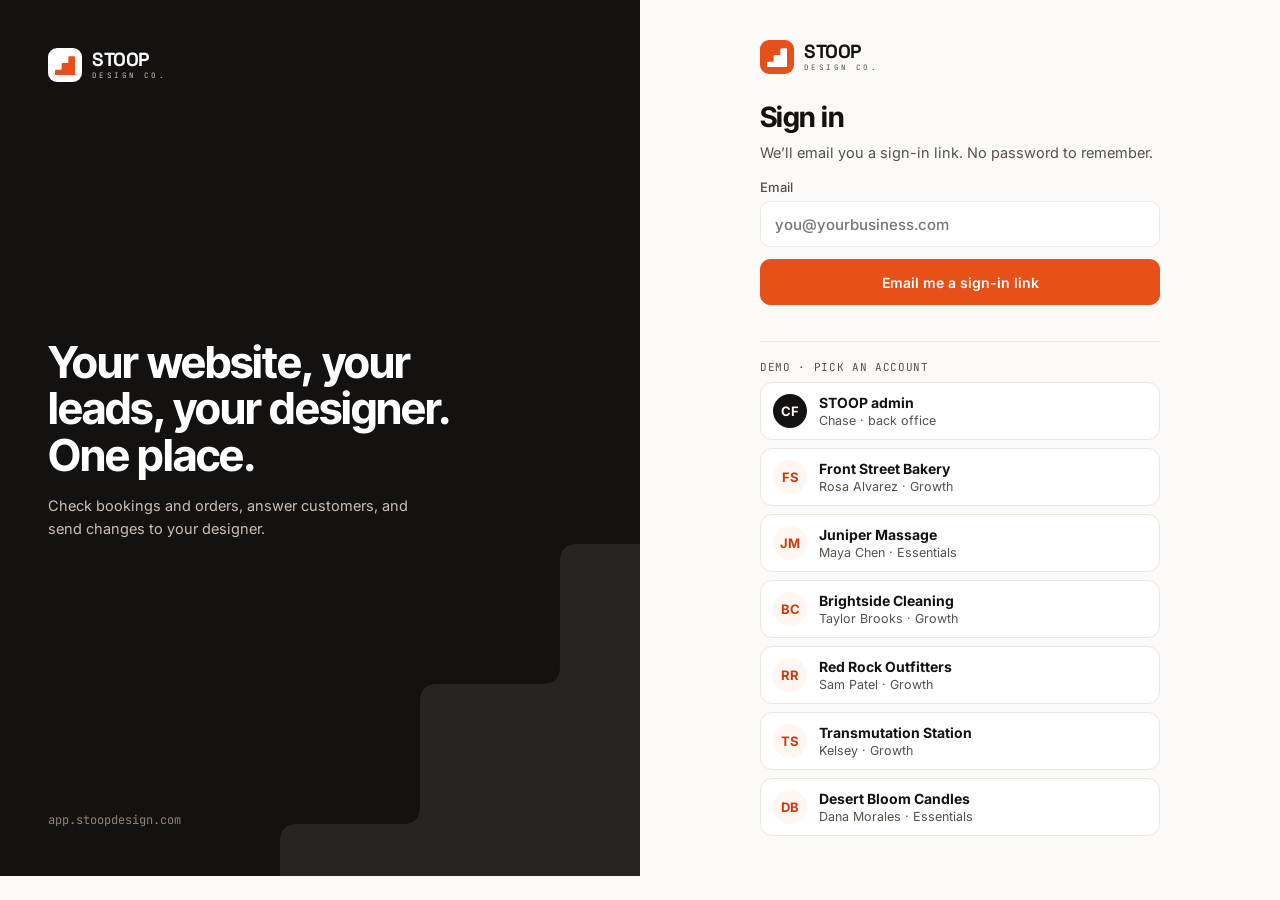
<file: app/index.html>
<!DOCTYPE html>
<html lang="en">
<head>
<meta charset="utf-8">
<meta name="viewport" content="width=device-width, initial-scale=1">
<title>STOOP Dashboard</title>
<meta name="robots" content="noindex">
<link rel="icon" href="../favicon.svg" type="image/svg+xml">
<link rel="preconnect" href="https://fonts.googleapis.com">
<link rel="preconnect" href="https://fonts.gstatic.com" crossorigin>
<link href="https://fonts.googleapis.com/css2?family=Space+Grotesk:wght@700&family=Inter+Tight:wght@500;600;700&family=Inter:wght@400;500;600;700&family=JetBrains+Mono:wght@400;500&display=swap" rel="stylesheet">
<link rel="stylesheet" href="app.css">
</head>
<body>
<svg width="0" height="0" style="position:absolute" aria-hidden="true">
<symbol id="stair" viewBox="0 0 60 60"><path d="M0 57.5 L0 46.5 Q0 44 2.5 44 L17.5 44 Q20 44 20 41.5 L20 26.5 Q20 24 22.5 24 L37.5 24 Q40 24 40 21.5 L40 6.5 Q40 4 42.5 4 L57.5 4 Q60 4 60 6.5 L60 57.5 Q60 60 57.5 60 L2.5 60 Q0 60 0 57.5 Z"/></symbol>
</svg>
<div id="app"></div>
<div class="scrim" id="scrim"></div>
<aside class="drawer" id="drawer" aria-hidden="true"></aside>
<div class="toast" id="toast" role="status"></div>
<script src="js/data.js"></script>
<script src="js/ui.js"></script>
<script src="js/admin.js"></script>
<script src="js/client.js"></script>
<script src="js/app.js"></script>
</body>
</html>
</file>
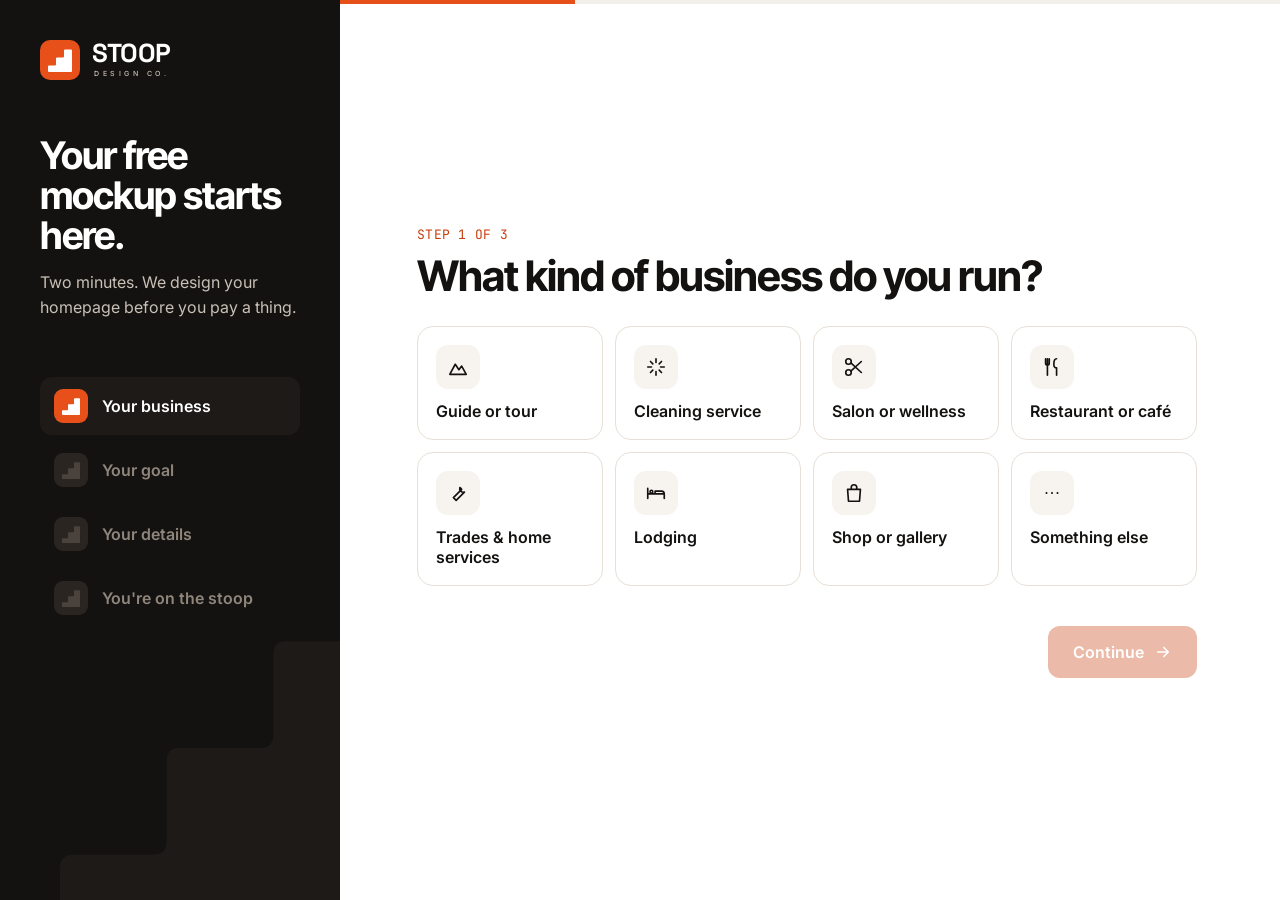
<file: get-started.html>
<!doctype html>
<html lang="en">
<head>
<meta charset="utf-8">
<meta name="viewport" content="width=device-width, initial-scale=1">
<title>Get your free mockup | STOOP Design Co.</title>
<meta name="description" content="Tell us about your business in two minutes and we'll design your homepage for free.">
<link rel="icon" href="favicon.svg" type="image/svg+xml">
<link rel="preconnect" href="https://fonts.googleapis.com"><link rel="preconnect" href="https://fonts.gstatic.com" crossorigin>
<link rel="stylesheet" href="https://fonts.googleapis.com/css2?family=Space+Grotesk:wght@700&family=Inter+Tight:wght@500;600;700&family=Inter:wght@400;500;600&family=JetBrains+Mono:wght@500&display=swap">
<link rel="stylesheet" href="assets/styles.css">
<style>
.ob{min-height:100vh;display:flex;flex-wrap:wrap}
.side{flex:1 1 340px;max-width:440px;position:relative;overflow:hidden;background:var(--ink);color:#fff;padding:40px;display:flex;flex-direction:column;gap:56px}
.side-art{position:absolute;right:-40px;bottom:-40px;width:320px;height:320px;fill:#1E1A17}
.steps{position:relative;list-style:none;margin:0;padding:0;display:flex;flex-direction:column;gap:6px}
.steps li{display:flex;align-items:center;gap:14px;padding:12px 14px;border-radius:12px;font-weight:600;color:#8F857B;transition:background .3s,color .3s}
.steps li.on{background:#1E1A17;color:#fff}
.steps li.done{color:#C9C0B6}
.steps .ind{width:34px;height:34px;flex:none;border-radius:9px;background:#2A2520;display:flex;align-items:center;justify-content:center;transition:background .3s}
.steps .ind svg{fill:#4A433C;transition:fill .3s}
.steps li.on .ind{background:var(--orange)}
.steps li.on .ind svg,.steps li.done .ind svg{fill:#fff}
.steps li.done .ind{background:#3A322B}
.main{flex:999 1 560px;min-width:0;display:flex;flex-direction:column}
.prog{height:4px;background:#F3EFEA}
.prog i{display:block;height:100%;width:25%;background:var(--orange);transition:width .5s cubic-bezier(.2,.8,.2,1)}
.inner{flex:1;padding:56px clamp(24px,6vw,96px);display:flex;flex-direction:column;justify-content:center}
.step{display:none;flex-direction:column;gap:28px;max-width:780px;border:0;margin:0;padding:0}
.step.active{display:flex}
.step legend{padding:0;display:flex;flex-direction:column;gap:10px;margin-bottom:28px}
.step h2{margin:0;font-family:'Inter Tight',sans-serif;font-size:clamp(30px,4vw,42px);letter-spacing:-1px;line-height:1.08}
.grid{display:grid;grid-template-columns:repeat(auto-fit,minmax(170px,1fr));gap:12px}
.opt{position:relative;display:flex;flex-direction:column;gap:12px;padding:18px;border-radius:16px;border:1.5px solid #E7E0D7;background:#fff;cursor:pointer;font-weight:600;transition:border-color .2s,transform .2s,box-shadow .2s,background .2s;opacity:0;animation:fadeUp .45s cubic-bezier(.2,.8,.2,1) forwards}
.opt:hover{border-color:#D9C9BB;transform:translateY(-3px);box-shadow:0 10px 24px rgba(20,18,16,.06)}
.opt input{position:absolute;opacity:0;pointer-events:none}
.opt .ico{width:44px;height:44px;border-radius:12px;background:var(--warm);display:flex;align-items:center;justify-content:center;transition:background .2s}
.opt .ico svg{stroke:var(--ink);transition:stroke .2s}
.opt small{font-weight:400;font-size:14px;color:var(--muted);line-height:1.4}
.opt .tick{position:absolute;top:14px;right:14px;width:24px;height:24px;border-radius:12px;background:var(--orange);color:#fff;display:flex;align-items:center;justify-content:center;transform:scale(0);transition:transform .25s cubic-bezier(.3,1.6,.5,1)}
.opt:has(input:checked){border-color:var(--orange);background:var(--soft);box-shadow:0 0 0 3px rgba(232,80,26,.12)}
.opt:has(input:checked) .ico{background:var(--orange)}
.opt:has(input:checked) .ico svg{stroke:#fff}
.opt:has(input:checked) .tick{transform:scale(1)}
.opt:has(input:focus-visible){outline:3px solid var(--deep);outline-offset:2px}
.fields{display:grid;grid-template-columns:repeat(2,minmax(0,1fr));gap:16px}
@media (max-width:620px){.fields{grid-template-columns:1fr}}
.field{display:flex;flex-direction:column;gap:8px;font-size:14px;font-weight:600}
.field input{height:54px;padding:0 16px;border-radius:12px;border:1.5px solid #E2DBD3;font:inherit;font-weight:400;font-size:16px;transition:border-color .2s,box-shadow .2s}
.field input:focus{outline:none;border-color:var(--orange);box-shadow:0 0 0 4px rgba(232,80,26,.12)}
.field small{font-weight:400;color:var(--muted)}
.pref{display:grid;grid-template-columns:repeat(4,minmax(0,1fr));gap:10px}
.pref .opt{gap:4px;padding:14px 14px 13px;border-radius:12px;white-space:nowrap}
.pref .opt small{font-size:12.5px;white-space:normal}
.pref .opt .tick{top:10px;right:10px;width:18px;height:18px}
@media (max-width:620px){.pref{grid-template-columns:repeat(2,minmax(0,1fr))}}
.err{margin:0;font-size:14px;color:#A2330A;min-height:20px}
.nav{margin-top:40px;max-width:780px;display:flex;justify-content:space-between;align-items:center;gap:12px}
.btn-primary:disabled{opacity:.35;cursor:not-allowed;box-shadow:none;background:var(--deep)}
.done-list{margin:0;padding:0;list-style:none;display:flex;flex-direction:column;gap:12px}
.done-list li{display:flex;gap:16px;align-items:flex-start;padding:18px;border-radius:16px;background:var(--warm);opacity:0;animation:fadeUp .5s ease forwards}
.done-list .n{width:36px;height:36px;flex:none;border-radius:10px;background:#fff;display:flex;align-items:center;justify-content:center;font-family:'JetBrains Mono',monospace;font-size:13px;color:var(--deep)}
.hidden{display:none}
@media (max-width:760px){.side{max-width:none;padding:28px;gap:28px}.steps{flex-direction:row;overflow-x:auto}.steps li span:last-child{display:none}.side-art,.side-copy p{display:none}}
@media (max-width:760px){
.side{padding:20px 20px 18px;gap:18px}
.side-copy h1{font-size:28px!important}
.steps{display:grid;grid-template-columns:repeat(3,1fr);gap:8px;overflow:visible}
.steps li:last-child{display:none}
.steps li{flex-direction:column;align-items:stretch;gap:8px;padding:0;background:none!important;border-radius:0;font-size:12px;color:#8F857B}
.steps .ind{display:block;width:auto;height:4px;border-radius:2px;background:#3A322B!important;position:relative;overflow:hidden}
.steps .ind svg{display:none}
.steps .ind::after{content:"";position:absolute;inset:0;width:0;background:var(--orange);border-radius:2px;transition:width .5s cubic-bezier(.2,.8,.2,1)}
.steps li.done .ind::after{width:100%}
.steps li.on .ind::after{width:100%;animation:segFill .6s cubic-bezier(.2,.8,.2,1)}
.steps li span:last-child{display:block!important;white-space:nowrap}
.steps li.on{color:#fff}
.steps li.done{color:#C9C0B6}
.prog{display:none}
.nav.auto #nextBtn{display:none}
.nav.auto.first{display:none}
.nav{margin-top:28px}
}
@keyframes segFill{from{width:0}to{width:100%}}
</style>
</head>
<body>
<svg width="0" height="0" style="position:absolute" aria-hidden="true">
<symbol id="stair" viewBox="0 0 60 60"><path d="M0 57.5 L0 46.5 Q0 44 2.5 44 L17.5 44 Q20 44 20 41.5 L20 26.5 Q20 24 22.5 24 L37.5 24 Q40 24 40 21.5 L40 6.5 Q40 4 42.5 4 L57.5 4 Q60 4 60 6.5 L60 57.5 Q60 60 57.5 60 L2.5 60 Q0 60 0 57.5 Z"/></symbol>
<symbol id="check" viewBox="0 0 24 24"><path d="M5 12l5 5L20 7" fill="none" stroke="currentColor" stroke-width="3" stroke-linecap="round" stroke-linejoin="round"/></symbol>
<symbol id="arrow" viewBox="0 0 24 24"><path d="M5 12h14M13 6l6 6-6 6" fill="none" stroke="currentColor" stroke-width="2.2" stroke-linecap="round" stroke-linejoin="round"/></symbol>
</svg>
<div class="ob">
<aside class="side">
<svg class="side-art" viewBox="0 0 60 60" aria-hidden="true"><use href="#stair"/></svg>
<a href="./" class="logo" aria-label="Back to STOOP Design Co. home" style="position:relative;color:#fff">
<span class="logo-tile"><svg width="24" height="24" fill="#fff" aria-hidden="true"><use href="#stair"/></svg></span>
<span class="logo-words"><span class="logo-stoop">STOOP</span><span class="logo-co" style="color:#C9C0B6">DESIGN CO.</span></span>
</a>
<div class="side-copy" style="position:relative;display:flex;flex-direction:column;gap:14px">
<h1 style="margin:0;font-family:'Inter Tight',sans-serif;font-weight:700;font-size:38px;line-height:1.05;letter-spacing:-1px">Your free mockup starts here.</h1>
<p style="margin:0;font-size:16px;line-height:1.6;color:#C9C0B6">Two minutes. We design your homepage before you pay a thing.</p>
</div>
<ol class="steps" id="sideSteps" aria-label="Progress">
<li class="on"><span class="ind"><svg width="18" height="18" viewBox="0 0 60 60" aria-hidden="true"><use href="#stair"/></svg></span><span>Your business</span></li>
<li><span class="ind"><svg width="18" height="18" viewBox="0 0 60 60" aria-hidden="true"><use href="#stair"/></svg></span><span>Your goal</span></li>
<li><span class="ind"><svg width="18" height="18" viewBox="0 0 60 60" aria-hidden="true"><use href="#stair"/></svg></span><span>Your details</span></li>
<li><span class="ind"><svg width="18" height="18" viewBox="0 0 60 60" aria-hidden="true"><use href="#stair"/></svg></span><span>You're on the stoop</span></li>
</ol>
</aside>

<main class="main">
<div class="prog" aria-hidden="true"><i id="prog"></i></div>
<div class="inner">
<form id="mockupForm" name="free-mockup" method="POST" data-netlify="true" netlify-honeypot="bot-field" novalidate>
<input type="hidden" name="form-name" value="free-mockup">
<input type="hidden" name="subject" value="New free mockup request">
<p class="hidden"><label>Don't fill this out: <input name="bot-field"></label></p>

<fieldset class="step active" data-step="0">
<legend><span class="eyebrow">STEP 1 OF 3</span><h2>What kind of business do you run?</h2></legend>
<div class="grid">
<label class="opt" style="animation-delay:.02s"><input type="radio" name="business_type" value="Guide or tour"><span class="ico"><svg width="22" height="22" viewBox="0 0 24 24" fill="none" stroke-width="1.8" stroke-linecap="round" stroke-linejoin="round" aria-hidden="true"><path d="M3 20l6-11 4 6 3-4 5 9z"/></svg></span>Guide or tour<span class="tick"><svg width="12" height="12" aria-hidden="true"><use href="#check"/></svg></span></label>
<label class="opt" style="animation-delay:.06s"><input type="radio" name="business_type" value="Cleaning service"><span class="ico"><svg width="22" height="22" viewBox="0 0 24 24" fill="none" stroke-width="1.8" stroke-linecap="round" stroke-linejoin="round" aria-hidden="true"><path d="M12 3v4M12 17v4M3 12h4M17 12h4M6 6l2.5 2.5M15.5 15.5L18 18M6 18l2.5-2.5M15.5 8.5L18 6"/></svg></span>Cleaning service<span class="tick"><svg width="12" height="12" aria-hidden="true"><use href="#check"/></svg></span></label>
<label class="opt" style="animation-delay:.1s"><input type="radio" name="business_type" value="Salon or wellness"><span class="ico"><svg width="22" height="22" viewBox="0 0 24 24" fill="none" stroke-width="1.8" stroke-linecap="round" stroke-linejoin="round" aria-hidden="true"><circle cx="6" cy="6" r="3"/><circle cx="6" cy="18" r="3"/><path d="M8.6 7.6L20 18M8.6 16.4L20 6"/></svg></span>Salon or wellness<span class="tick"><svg width="12" height="12" aria-hidden="true"><use href="#check"/></svg></span></label>
<label class="opt" style="animation-delay:.14s"><input type="radio" name="business_type" value="Restaurant or café"><span class="ico"><svg width="22" height="22" viewBox="0 0 24 24" fill="none" stroke-width="1.8" stroke-linecap="round" stroke-linejoin="round" aria-hidden="true"><path d="M7 3v8M5 3v5a2 2 0 0 0 4 0V3M7 11v10M17 3c-2 0-3 3-3 6s1 4 3 4v8"/></svg></span>Restaurant or café<span class="tick"><svg width="12" height="12" aria-hidden="true"><use href="#check"/></svg></span></label>
<label class="opt" style="animation-delay:.18s"><input type="radio" name="business_type" value="Trades and home services"><span class="ico"><svg width="22" height="22" viewBox="0 0 24 24" fill="none" stroke-width="1.8" stroke-linecap="round" stroke-linejoin="round" aria-hidden="true"><path d="M14 6a4 4 0 0 0 5 5l-9 9-3-3 9-9a4 4 0 0 0-2-2z"/></svg></span>Trades &amp; home services<span class="tick"><svg width="12" height="12" aria-hidden="true"><use href="#check"/></svg></span></label>
<label class="opt" style="animation-delay:.22s"><input type="radio" name="business_type" value="Lodging"><span class="ico"><svg width="22" height="22" viewBox="0 0 24 24" fill="none" stroke-width="1.8" stroke-linecap="round" stroke-linejoin="round" aria-hidden="true"><path d="M3 18V7M3 13h18v5M21 18v-5a3 3 0 0 0-3-3h-7v3"/><circle cx="7" cy="10.5" r="1.5"/></svg></span>Lodging<span class="tick"><svg width="12" height="12" aria-hidden="true"><use href="#check"/></svg></span></label>
<label class="opt" style="animation-delay:.26s"><input type="radio" name="business_type" value="Shop or gallery"><span class="ico"><svg width="22" height="22" viewBox="0 0 24 24" fill="none" stroke-width="1.8" stroke-linecap="round" stroke-linejoin="round" aria-hidden="true"><path d="M5 8h14l-1 13H6zM9 8V6a3 3 0 0 1 6 0v2"/></svg></span>Shop or gallery<span class="tick"><svg width="12" height="12" aria-hidden="true"><use href="#check"/></svg></span></label>
<label class="opt" style="animation-delay:.3s"><input type="radio" name="business_type" value="Something else"><span class="ico"><svg width="22" height="22" viewBox="0 0 24 24" fill="none" stroke-width="2.2" stroke-linecap="round" aria-hidden="true"><path d="M6 12h.01M12 12h.01M18 12h.01"/></svg></span>Something else<span class="tick"><svg width="12" height="12" aria-hidden="true"><use href="#check"/></svg></span></label>
</div>
</fieldset>

<fieldset class="step" data-step="1">
<legend><span class="eyebrow">STEP 2 OF 3</span><h2>What do you want more of?</h2><p class="lede" style="font-size:16px">We'll build your homepage around it.</p></legend>
<div class="grid" style="grid-template-columns:repeat(auto-fit,minmax(200px,1fr))">
<label class="opt" style="animation-delay:.02s"><input type="radio" name="goal" value="Phone calls"><span class="ico"><svg width="22" height="22" viewBox="0 0 24 24" fill="none" stroke-width="1.8" stroke-linecap="round" stroke-linejoin="round" aria-hidden="true"><path d="M5 4h4l2 5-3 2a11 11 0 0 0 5 5l2-3 5 2v4a2 2 0 0 1-2 2A17 17 0 0 1 3 6a2 2 0 0 1 2-2"/></svg></span>Phone calls<small>Tap-to-call front and center</small><span class="tick"><svg width="12" height="12" aria-hidden="true"><use href="#check"/></svg></span></label>
<label class="opt" style="animation-delay:.07s"><input type="radio" name="goal" value="Bookings"><span class="ico"><svg width="22" height="22" viewBox="0 0 24 24" fill="none" stroke-width="1.8" stroke-linecap="round" stroke-linejoin="round" aria-hidden="true"><path d="M7 3v3M17 3v3M4 8h16M5 5h14v15H5z"/></svg></span>Bookings<small>Your own booking built in</small><span class="tick"><svg width="12" height="12" aria-hidden="true"><use href="#check"/></svg></span></label>
<label class="opt" style="animation-delay:.12s"><input type="radio" name="goal" value="Quote requests"><span class="ico"><svg width="22" height="22" viewBox="0 0 24 24" fill="none" stroke-width="1.8" stroke-linecap="round" stroke-linejoin="round" aria-hidden="true"><path d="M6 3h9l4 4v14H6zM9 12h7M9 16h7"/></svg></span>Quote requests<small>An instant estimate tool</small><span class="tick"><svg width="12" height="12" aria-hidden="true"><use href="#check"/></svg></span></label>
<label class="opt" style="animation-delay:.17s"><input type="radio" name="goal" value="Foot traffic"><span class="ico"><svg width="22" height="22" viewBox="0 0 24 24" fill="none" stroke-width="1.8" stroke-linecap="round" stroke-linejoin="round" aria-hidden="true"><path d="M12 21s-7-6.2-7-11a7 7 0 0 1 14 0c0 4.8-7 11-7 11z"/><circle cx="12" cy="10" r="2.5"/></svg></span>Foot traffic<small>Maps, hours and reviews up top</small><span class="tick"><svg width="12" height="12" aria-hidden="true"><use href="#check"/></svg></span></label>
</div>
</fieldset>

<fieldset class="step" data-step="2">
<legend><span class="eyebrow">STEP 3 OF 3</span><h2>Where should we send your mockup?</h2></legend>
<div class="fields">
<label class="field">Business name<input type="text" name="business_name" placeholder="Front Street Bakery" autocomplete="organization" required></label>
<label class="field"><span>Current website <small>(optional)</small></span><input type="text" name="current_website" placeholder="yourbusiness.com" autocomplete="url"></label>
<label class="field">Your name<input type="text" name="name" placeholder="First and last" autocomplete="name" required></label>
<label class="field">Mobile number<input type="tel" name="phone" placeholder="For updates by text" autocomplete="tel" required></label>
<label class="field" style="grid-column:1/-1">Email<input type="email" name="email" placeholder="you@yourbusiness.com" autocomplete="email" required></label>
</div>
<div style="display:flex;flex-direction:column;gap:12px">
<span style="font-size:14px;font-weight:600">Which plan are you leaning toward? <small style="font-weight:400;color:var(--muted)">Optional. We'll recommend one with your mockup.</small></span>
<div class="pref">
<label class="opt" style="animation-delay:.02s"><input type="radio" name="plan" value="Launch">Launch<small>One-time build</small><span class="tick"><svg width="10" height="10" aria-hidden="true"><use href="#check"/></svg></span></label>
<label class="opt" style="animation-delay:.06s"><input type="radio" name="plan" value="Essentials">Essentials<small>We run it monthly</small><span class="tick"><svg width="10" height="10" aria-hidden="true"><use href="#check"/></svg></span></label>
<label class="opt" style="animation-delay:.1s"><input type="radio" name="plan" value="Growth">Growth<small>Plus tools &amp; SEO</small><span class="tick"><svg width="10" height="10" aria-hidden="true"><use href="#check"/></svg></span></label>
<label class="opt" style="animation-delay:.14s"><input type="radio" name="plan" value="Not sure yet" checked>Not sure yet<small>We’ll help you pick</small><span class="tick"><svg width="10" height="10" aria-hidden="true"><use href="#check"/></svg></span></label>
</div>
</div>
<p class="err" id="formError" role="alert"></p>
</fieldset>

<div class="nav" id="formNav">
<button type="button" class="btn btn-ghost" id="backBtn" style="visibility:hidden">Back</button>
<button type="button" class="btn btn-primary" id="nextBtn" disabled><span id="nextLabel">Continue</span> <svg width="18" height="18" aria-hidden="true"><use href="#arrow"/></svg></button>
</div>
</form>

<section class="step" id="doneStep" aria-live="polite">
<span style="width:76px;height:76px;border-radius:20px;background:var(--orange);display:flex;align-items:center;justify-content:center;animation:pop .5s cubic-bezier(.3,1.6,.5,1)"><svg width="44" height="44" fill="#fff" aria-hidden="true"><use href="#stair"/></svg></span>
<div style="display:flex;flex-direction:column;gap:10px"><span class="eyebrow">REQUEST RECEIVED</span><h2>You're on the stoop.</h2><p class="lede" id="summary"></p></div>
<ol class="done-list">
<li style="animation-delay:.1s"><span class="n">01</span><span><strong>We review your business.</strong><br><span style="color:var(--muted)">A real person looks at your site, reviews and competitors.</span></span></li>
<li style="animation-delay:.2s"><span class="n">02</span><span><strong>Your mockup arrives.</strong><br><span style="color:var(--muted)">A custom homepage, sent by text and email.</span></span></li>
<li style="animation-delay:.3s"><span class="n">03</span><span><strong>A quick walkthrough.</strong><br><span style="color:var(--muted)">15 minutes to tweak it and pick your plan.</span></span></li>
<li style="animation-delay:.4s"><span class="n">04</span><span><strong>Live in 14 days.</strong><br><span style="color:var(--muted)">Then we keep climbing together.</span></span></li>
</ol>
<a href="./" class="btn btn-outline" style="align-self:flex-start">Back to home</a>
</section>
</div>
</main>
</div>
<script src="assets/get-started.js"></script>
</body>
</html>
</file>
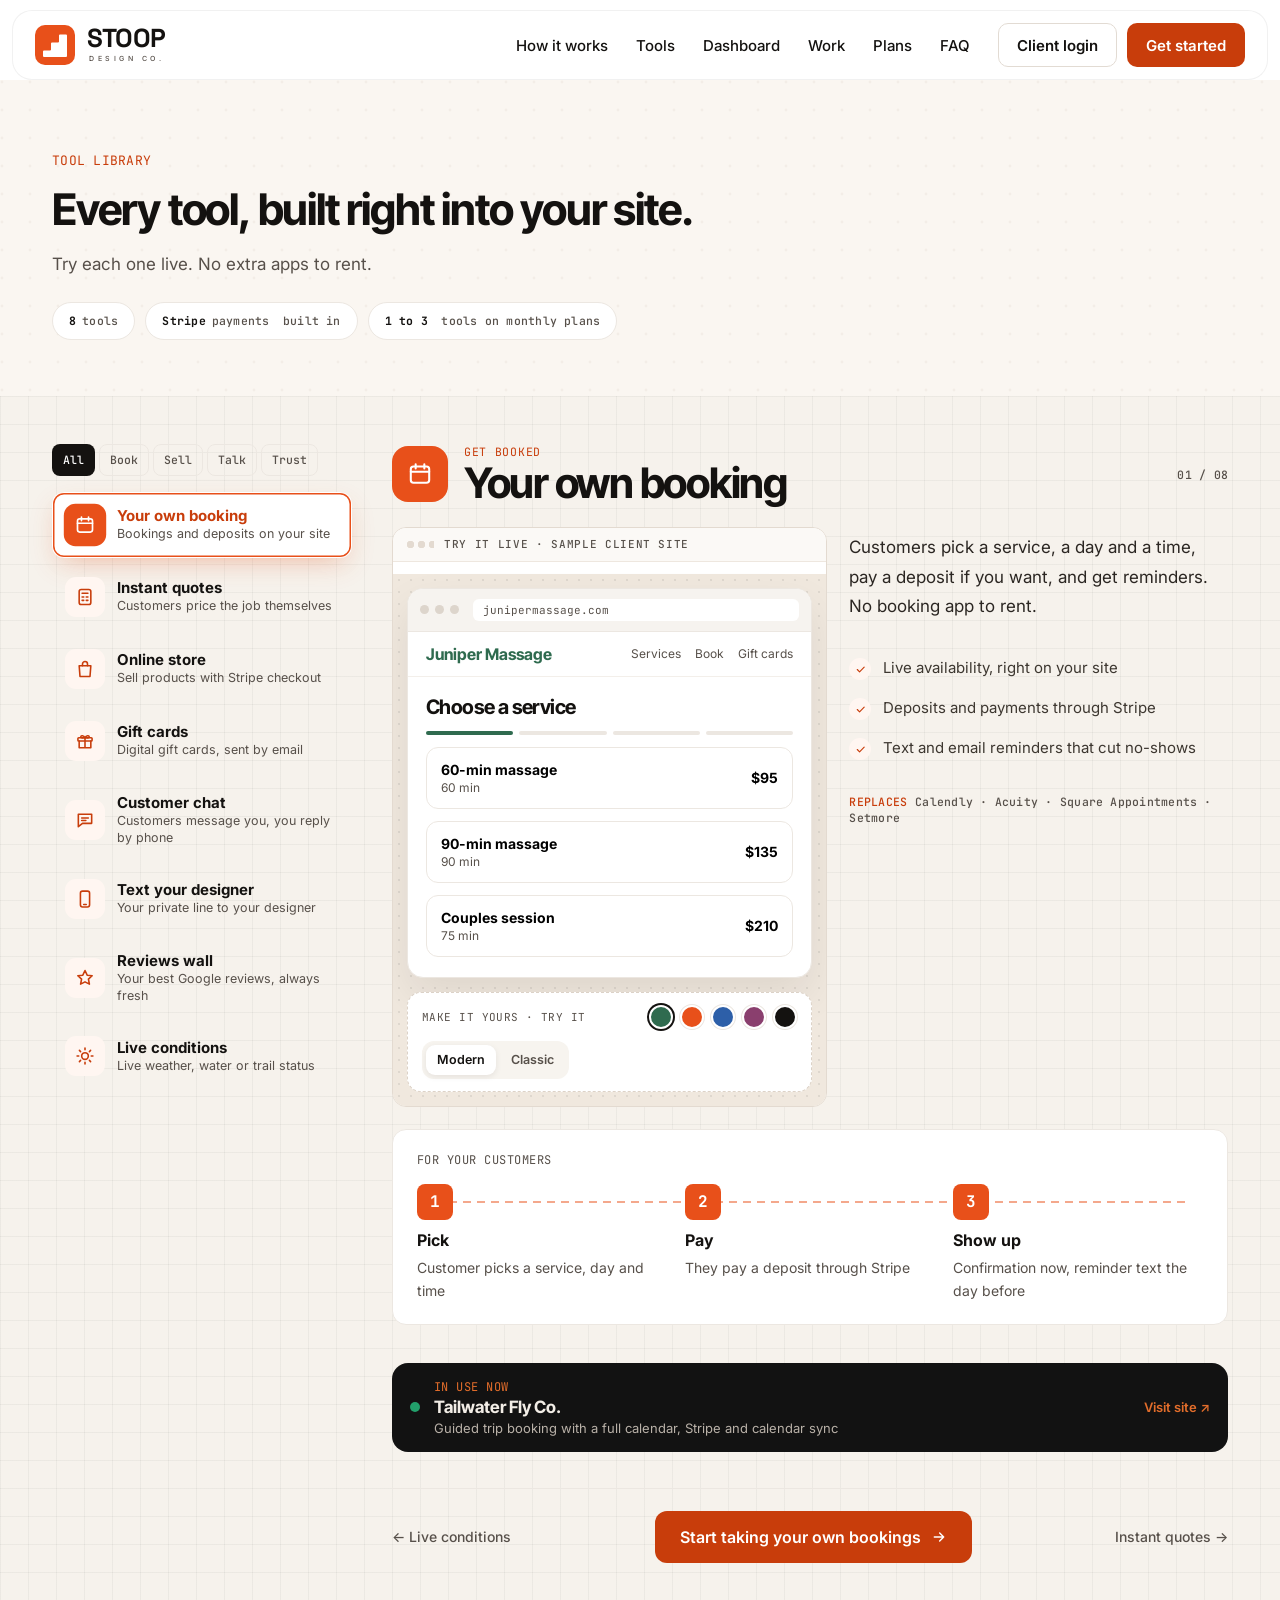
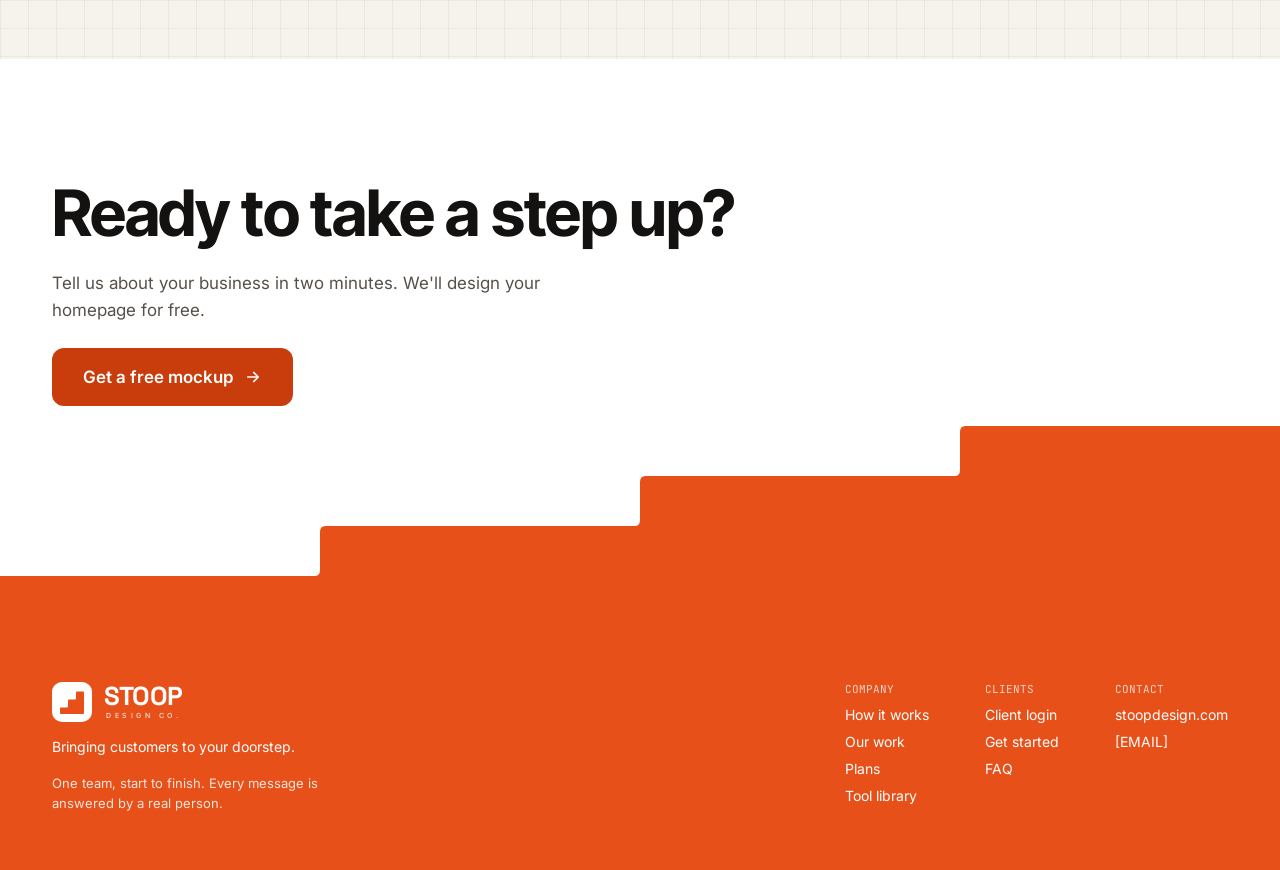
<file: tools.html>
<!doctype html>
<html lang="en">
<head>
<meta charset="utf-8">
<meta name="viewport" content="width=device-width, initial-scale=1">
<title>Tool library | STOOP Design Co.</title>
<meta name="description" content="Every STOOP tool, live: booking, online store, instant quotes, customer chat, gift cards, reviews, live conditions and texting your designer.">
<link rel="icon" href="favicon.svg" type="image/svg+xml">
<link rel="preconnect" href="https://fonts.googleapis.com"><link rel="preconnect" href="https://fonts.gstatic.com" crossorigin>
<link rel="stylesheet" href="https://fonts.googleapis.com/css2?family=Space+Grotesk:wght@700&family=Inter+Tight:wght@500;600;700&family=Inter:wght@400;500;600&family=JetBrains+Mono:wght@500&display=swap">
<link rel="stylesheet" href="assets/styles.css">
</head>
<body>
<svg width="0" height="0" style="position:absolute" aria-hidden="true">
<symbol id="stair" viewBox="0 0 60 60"><path d="M0 57.5 L0 46.5 Q0 44 2.5 44 L17.5 44 Q20 44 20 41.5 L20 26.5 Q20 24 22.5 24 L37.5 24 Q40 24 40 21.5 L40 6.5 Q40 4 42.5 4 L57.5 4 Q60 4 60 6.5 L60 57.5 Q60 60 57.5 60 L2.5 60 Q0 60 0 57.5 Z"/></symbol>
<symbol id="check" viewBox="0 0 24 24"><path d="M5 12l5 5L20 7" fill="none" stroke="currentColor" stroke-width="2.5" stroke-linecap="round" stroke-linejoin="round"/></symbol>
<symbol id="arrow" viewBox="0 0 24 24"><path d="M5 12h14M13 6l6 6-6 6" fill="none" stroke="currentColor" stroke-width="2.2" stroke-linecap="round" stroke-linejoin="round"/></symbol>
</svg>

<header class="site-header" id="top">
<div class="hdr">
<a href="./" class="logo" aria-label="STOOP Design Co. home">
<span class="logo-tile"><svg width="24" height="24" fill="#fff" aria-hidden="true"><use href="#stair"/></svg></span>
<span class="logo-words"><span class="logo-stoop">STOOP</span><span class="logo-co">DESIGN CO.</span></span>
</a>
<nav class="main-nav" aria-label="Main">
<a href="index.html#how">How it works</a>
<a href="tools.html">Tools</a>
<a href="index.html#dashboard">Dashboard</a>
<a href="work.html">Work</a>
<a href="index.html#plans">Plans</a>
<a href="index.html#faq">FAQ</a>
</nav>
<div class="hdr-cta">
<a href="app/" class="btn btn-ghost btn-sm">Client login</a>
<a href="get-started.html" class="btn btn-primary btn-sm">Get started</a>
</div>
<button class="menu-btn" id="menuBtn" aria-label="Open menu" aria-expanded="false"><svg width="20" height="20" viewBox="0 0 24 24" fill="none" stroke="#141210" stroke-width="2.2" stroke-linecap="round" aria-hidden="true"><path d="M4 7h16M4 12h16M4 17h16"/></svg></button>
</div>
</header>
<main id="library">
<section class="lib-hero">
<svg class="hero-dots" aria-hidden="true"><rect width="100%" height="100%" fill="url(#dots2)"/><defs><pattern id="dots2" width="28" height="28" patternUnits="userSpaceOnUse"><circle cx="2" cy="2" r="1.4" fill="#EDE6DE"/></pattern></defs></svg>
<div class="wrap lib-hero-in">
<span class="eyebrow">TOOL LIBRARY</span>
<h1 class="h2 lib-title">Every tool, built right into your site.</h1>
<p class="lede">Try each one live. No extra apps to rent.</p>
<div class="lib-stats"><span><b>8</b> tools</span><span><b>Stripe</b> payments<i class="m-off">&nbsp;built in</i></span><span><b>1 to 3</b><i class="m-off">&nbsp;tools on monthly plans</i><i class="m-on">&nbsp;per plan</i></span></div>
</div>
</section>
<section class="lib">
<div class="wrap lib-in">
<aside class="lib-side" aria-label="Tools">
<div class="lib-filter" id="libFilter" role="tablist"></div>
<nav class="lib-list" id="libList"></nav>
</aside>
<article class="lib-detail" id="libDetail" aria-live="polite"></article>
</div>
</section>

<section class="cta">
<div class="wrap cta-in">
<h2 class="h2" style="max-width:760px;font-size:clamp(40px,5vw,68px)">Ready to take a step up?</h2>
<p class="lede" style="max-width:560px">Tell us about your business in two minutes. We'll design your homepage for free.</p>
<a href="get-started.html" class="btn btn-primary btn-lg">Get a free mockup <svg width="18" height="18" aria-hidden="true"><use href="#arrow"/></svg></a>
</div>
<svg class="cta-stairs" viewBox="0 0 1440 200" preserveAspectRatio="none" aria-hidden="true"><path d="M0 200 L0 150 L354 150 Q360 150 360 144 L360 106 Q360 100 366 100 L714 100 Q720 100 720 94 L720 56 Q720 50 726 50 L1074 50 Q1080 50 1080 44 L1080 6 Q1080 0 1086 0 L1440 0 L1440 200 Z" fill="#E8501A"/></svg>
</section>
</main>

<footer class="site-footer">
<div class="wrap foot">
<div style="display:flex;flex-direction:column;gap:14px;max-width:320px">
<span class="logo"><span class="logo-tile" style="background:#fff"><svg width="24" height="24" fill="#E8501A" aria-hidden="true"><use href="#stair"/></svg></span><span class="logo-words"><span class="logo-stoop" style="color:#fff">STOOP</span><span class="logo-co" style="color:#fff;opacity:.85">DESIGN CO.</span></span></span>
<span style="font-size:14px;line-height:1.6">Bringing customers to your doorstep.</span>
<span style="font-size:13px;line-height:1.6;opacity:.85">One team, start to finish. Every message is answered by a real person.</span>
</div>
<div class="foot-cols">
<div><span class="mono">COMPANY</span><a href="index.html#how">How it works</a><a href="work.html">Our work</a><a href="index.html#plans">Plans</a><a href="tools.html">Tool library</a></div>
<div><span class="mono">CLIENTS</span><a href="app/">Client login</a><a href="get-started.html">Get started</a><a href="index.html#faq">FAQ</a></div>
<div><span class="mono">CONTACT</span><span>stoopdesign.com</span><span>[EMAIL]</span></div>
</div>
</div>
</footer>
<script src="assets/tools.js"></script>
<script src="assets/library.js"></script>
</body>
</html>
</file>
<file: assets/styles.css>
:root{--orange:#E8501A;--deep:#C83D0B;--ink:#141210;--warm:#F7F4EF;--line:#ECE7E1;--muted:#57504A;--soft:#FFF6F1}
*{box-sizing:border-box}
html{scroll-behavior:smooth;scroll-padding-top:88px}
body{margin:0;font-family:'Inter',sans-serif;color:var(--ink);background:#fff;-webkit-font-smoothing:antialiased}
a{color:var(--ink);text-decoration:none}a:hover{color:var(--deep)}
img,svg{max-width:100%}
.wrap{max-width:1240px;margin:0 auto;padding:0 32px}
.mono{font-family:'JetBrains Mono',monospace}
.eyebrow{font-family:'JetBrains Mono',monospace;font-size:13px;color:var(--deep);letter-spacing:.02em}
.h2{margin:0;font-family:'Inter Tight',sans-serif;font-weight:700;font-size:clamp(34px,4vw,52px);line-height:1.05;letter-spacing:-1.5px}
.lede{margin:0;font-size:18px;line-height:1.6;color:var(--muted)}
.sec-head{display:flex;flex-direction:column;gap:14px;max-width:760px}
.section{padding:112px 0}
.visually-hidden{position:absolute;width:1px;height:1px;overflow:hidden;clip:rect(0 0 0 0);white-space:nowrap}

/* buttons */
.btn{display:inline-flex;align-items:center;justify-content:center;gap:10px;height:52px;padding:0 24px;border-radius:12px;font:inherit;font-size:16px;font-weight:600;cursor:pointer;border:1.5px solid transparent;transition:background .2s,color .2s,border-color .2s,transform .2s,box-shadow .2s}
.btn svg{transition:transform .2s}
.btn:hover svg{transform:translateX(3px)}
.btn-primary{background:var(--deep);color:#fff}
.btn-primary:hover{background:var(--orange);color:#fff;box-shadow:0 10px 24px rgba(232,80,26,.28)}
.btn-outline{border-color:var(--ink);color:var(--ink);background:#fff}
.btn-outline:hover{background:var(--orange);border-color:var(--orange);color:#fff}
.btn-ghost{border-color:#E2DBD3;color:var(--ink);background:#fff}
.btn-ghost:hover{border-color:var(--orange);color:var(--deep)}
.btn-sm{height:44px;padding:0 18px;font-size:15px;border-radius:10px}
.btn-lg{height:58px;padding:0 30px;font-size:17px}
:focus-visible{outline:3px solid var(--deep);outline-offset:3px}

/* header */
.site-header{position:sticky;top:0;z-index:60;background:rgba(255,255,255,.86);-webkit-backdrop-filter:saturate(1.4) blur(14px);backdrop-filter:saturate(1.4) blur(14px);border-bottom:1px solid transparent;transition:border-color .3s,box-shadow .3s}
.site-header.scrolled{border-bottom-color:#F0EBE5;box-shadow:0 6px 24px rgba(20,18,16,.05)}
.hdr{max-width:1240px;margin:0 auto;padding:14px 32px;display:flex;align-items:center;gap:28px}
.logo{display:flex;align-items:center;gap:12px}
.logo-tile{width:40px;height:40px;border-radius:10px;background:var(--orange);display:flex;align-items:center;justify-content:center;flex:none}
.logo-words{display:flex;flex-direction:column;gap:4px}
.logo-stoop{font-family:'Space Grotesk',sans-serif;font-weight:700;font-size:26px;line-height:.85;letter-spacing:-.5px}
.logo-co{font-size:7px;font-weight:500;letter-spacing:.5em;padding-left:2px;color:var(--muted)}
.main-nav{margin-left:auto;display:flex;align-items:center;gap:28px;font-size:15px;font-weight:500}
.main-nav a{position:relative}
.main-nav a::after{content:"";position:absolute;left:0;right:0;bottom:-6px;height:2px;background:var(--orange);transform:scaleX(0);transform-origin:left;transition:transform .25s}
.main-nav a:hover::after{transform:scaleX(1)}
.hdr-cta{display:flex;align-items:center;gap:10px}
.menu-btn{display:none;margin-left:auto;width:44px;height:44px;border-radius:10px;border:1.5px solid #E2DBD3;background:#fff;align-items:center;justify-content:center;cursor:pointer}
@media (max-width:900px){
.menu-btn{display:inline-flex}
.main-nav,.hdr-cta{display:none}
.site-header.open .main-nav{display:flex;position:absolute;left:0;right:0;top:100%;flex-direction:column;align-items:flex-start;gap:18px;padding:20px 32px;background:#fff;border-bottom:1px solid #F0EBE5;margin:0}
.site-header.open .hdr-cta{display:flex;position:absolute;left:0;right:0;top:calc(100% + 250px);padding:0 32px 20px;background:#fff}
}

/* hero */
.hero{position:relative;overflow:hidden}
.hero-dots{position:absolute;inset:0;width:100%;height:100%}
.hero-in{position:relative;padding:72px 32px 96px;display:flex;flex-wrap:wrap;align-items:center;gap:48px}
.hero-copy{flex:1 1 480px;min-width:0;display:flex;flex-direction:column;gap:22px}
.pill{display:inline-flex;align-self:flex-start;align-items:center;gap:10px;height:36px;padding:0 14px;border-radius:18px;background:#fff;border:1px solid var(--line);font-family:'JetBrains Mono',monospace;font-size:13px;color:var(--muted)}
.dot{width:8px;height:8px;border-radius:4px;background:var(--orange)}
.hero-eyebrow{font-size:14px;font-weight:600;letter-spacing:.12em;color:var(--deep);text-transform:uppercase}
.hero h1{margin:0;font-family:'Inter Tight',sans-serif;font-weight:700;font-size:clamp(44px,6vw,78px);line-height:1;letter-spacing:-2px}
.hero h1 span{color:var(--orange)}
.hero-sub{margin:0;max-width:560px;font-size:20px;line-height:1.55;color:var(--muted)}
.checks{display:flex;flex-wrap:wrap;gap:20px;font-size:14px;color:var(--muted)}
.checks span{display:inline-flex;align-items:center;gap:8px}
.hero-art{flex:1 1 480px;min-width:0;display:flex;justify-content:center}
.hero-art svg{width:100%;max-width:560px;height:auto}

/* ticker */
.ticker{border-top:1px solid #F0EBE5;border-bottom:1px solid #F0EBE5;overflow:hidden;position:relative;padding:22px 0;-webkit-mask-image:linear-gradient(90deg,transparent,#000 8%,#000 92%,transparent);mask-image:linear-gradient(90deg,transparent,#000 8%,#000 92%,transparent)}
.ticker-track{display:inline-flex;align-items:center;gap:40px;white-space:nowrap;animation:tick 38s linear infinite;padding-left:40px}
.ticker:hover .ticker-track{animation-play-state:paused}
.ticker-item{display:inline-flex;align-items:center;gap:40px;font-family:'Inter Tight',sans-serif;font-size:24px;font-weight:700;color:var(--ink)}
.ticker-item svg{flex:none}
.ticker-label{font-family:'JetBrains Mono',monospace;font-size:13px;color:var(--muted);font-weight:500}
@keyframes tick{to{transform:translateX(-50%)}}

/* customer path stairs */
.path{margin-top:56px;display:grid;grid-template-columns:repeat(4,minmax(0,1fr));gap:4px;align-items:end}
.path .st{position:relative;background:#fff;padding:26px;display:flex;flex-direction:column;justify-content:space-between;gap:20px;border-radius:16px 16px 0 0;transition:background .25s,transform .25s}
.path .st:first-child{border-bottom-left-radius:22px}
.path .st:last-child{border-bottom-right-radius:22px;background:var(--orange);color:#fff}
.path .st:hover{transform:translateY(-6px)}
.path .s1{min-height:230px}.path .s2{min-height:300px}.path .s3{min-height:370px}.path .s4{min-height:440px}
.st .mono{font-size:12px;color:var(--muted)}
.st:last-child .mono,.st:last-child p{color:#fff}
.st h3{margin:0;font-family:'Inter Tight',sans-serif;font-size:26px;letter-spacing:-.5px}
.st p{margin:0;font-size:15px;line-height:1.55;color:var(--muted)}
.st .num{font-family:'Inter Tight',sans-serif;font-weight:700;font-size:56px;line-height:1;color:#F0EBE5}
.st:last-child .num{color:rgba(255,255,255,.3)}
@media (max-width:760px){.path{grid-template-columns:1fr;gap:4px}.path .st{min-height:0!important;border-radius:4px}.path .st:first-child{border-radius:18px 18px 4px 4px}.path .st:last-child{border-radius:4px 4px 18px 18px}}

/* tools carousel */
.car-head{display:flex;flex-wrap:wrap;justify-content:space-between;align-items:flex-end;gap:24px}
.car-arrows{display:flex;gap:10px}
.arrow{width:52px;height:52px;border-radius:14px;border:1.5px solid #E2DBD3;background:#fff;display:inline-flex;align-items:center;justify-content:center;cursor:pointer;transition:all .2s}
.arrow:hover{border-color:var(--orange);background:var(--orange)}
.arrow:hover svg{stroke:#fff}
.car-track{margin-top:44px;display:grid;grid-auto-flow:column;grid-auto-columns:minmax(290px,360px);gap:20px;overflow-x:auto;scroll-snap-type:x mandatory;padding:6px 32px 26px;scrollbar-width:none;scroll-padding-left:32px}
.car-track::-webkit-scrollbar{display:none}
.tool-card{scroll-snap-align:start;text-align:left;font:inherit;color:inherit;border-radius:22px;border:1px solid var(--line);background:#fff;padding:24px;display:flex;flex-direction:column;gap:16px;cursor:pointer;transition:transform .25s,border-color .25s,box-shadow .25s}
.tool-card:hover{transform:translateY(-6px);border-color:var(--orange);box-shadow:0 18px 40px rgba(20,18,16,.08)}
.tool-prev{height:150px;border-radius:14px;background:var(--warm);padding:16px;display:flex;flex-direction:column;justify-content:center;gap:8px;overflow:hidden}
.tool-card h3{margin:0;font-family:'Inter Tight',sans-serif;font-size:22px}
.tool-card p{margin:0;font-size:15px;line-height:1.55;color:var(--muted)}
.tool-more{margin-top:auto;font-weight:600;color:var(--deep);display:inline-flex;align-items:center;gap:8px}
.bubble{max-width:85%;padding:9px 13px;border-radius:14px;font-size:13px;line-height:1.35}
.b-me{align-self:flex-end;background:var(--ink);color:#fff;border-bottom-right-radius:4px}
.b-us{align-self:flex-start;background:#fff;border:1px solid var(--line);border-bottom-left-radius:4px}

/* dialog */
dialog.tool-dialog{width:min(960px,calc(100% - 32px));max-height:calc(100vh - 48px);padding:0;border:0;border-radius:26px;box-shadow:0 40px 120px rgba(20,18,16,.35);overflow:auto}
dialog.tool-dialog::backdrop{background:rgba(20,18,16,.55);-webkit-backdrop-filter:blur(4px);backdrop-filter:blur(4px)}
dialog[open]{animation:pop .35s cubic-bezier(.2,.8,.2,1)}
@keyframes pop{from{opacity:0;transform:translateY(16px) scale(.98)}to{opacity:1;transform:none}}
.dlg{display:flex;flex-wrap:wrap}
.dlg-demo{flex:1 1 380px;min-width:0;background:var(--warm);padding:32px;display:flex;flex-direction:column;justify-content:center;gap:16px}
.dlg-info{flex:1 1 380px;min-width:0;padding:32px;display:flex;flex-direction:column;gap:22px}
.dlg-info h2{margin:0;font-family:'Inter Tight',sans-serif;font-size:34px;letter-spacing:-1px}
.dlg-close{position:absolute;top:16px;right:16px;width:44px;height:44px;border-radius:12px;border:1.5px solid #E2DBD3;background:#fff;cursor:pointer;display:flex;align-items:center;justify-content:center;z-index:2}
.dlg-close:hover{border-color:var(--orange)}
.dlg-list{margin:0;padding:0;list-style:none;display:flex;flex-direction:column;gap:10px;font-size:15px;line-height:1.45}
.dlg-list li{display:flex;gap:10px}
.dlg-list li::before{content:"";flex:none;width:8px;height:8px;margin-top:7px;border-radius:2px;background:var(--orange)}
.dlg-sub{font-family:'JetBrains Mono',monospace;font-size:12px;color:var(--muted);letter-spacing:.04em}
.chips{display:flex;flex-wrap:wrap;gap:8px}
.chip{display:inline-flex;align-items:center;height:34px;padding:0 12px;border-radius:17px;background:var(--warm);font-size:14px;font-weight:500}
.demo-card{background:#fff;border-radius:18px;border:1px solid var(--line);padding:20px;display:flex;flex-direction:column;gap:14px}
.demo-note{font-family:'JetBrains Mono',monospace;font-size:11px;color:var(--muted)}
.cal{display:grid;grid-template-columns:repeat(7,minmax(0,1fr));gap:6px;text-align:center;font-family:'JetBrains Mono',monospace;font-size:12px}
.cal button{height:38px;border-radius:9px;border:1px solid var(--line);background:#fff;font:inherit;cursor:pointer}
.cal button:hover{border-color:var(--orange)}
.cal button.sel{background:var(--orange);border-color:var(--orange);color:#fff}
.cal button:disabled{color:#B5ADA4;cursor:not-allowed;background:#FAF8F5}
.slots{display:flex;flex-wrap:wrap;gap:8px}
.slot{height:38px;padding:0 14px;border-radius:9px;border:1px solid var(--line);background:#fff;font:inherit;font-size:14px;cursor:pointer}
.slot.sel,.slot:hover{border-color:var(--orange);color:var(--deep)}
.range{width:100%;accent-color:var(--orange)}
.big-num{font-family:'Inter Tight',sans-serif;font-weight:700;font-size:40px;letter-spacing:-1px}
.seg{display:inline-flex;padding:4px;border-radius:12px;background:var(--warm);gap:4px}
.seg button{height:36px;padding:0 14px;border-radius:9px;border:0;background:transparent;font:inherit;font-size:14px;font-weight:600;cursor:pointer;color:var(--muted)}
.seg button.on{background:#fff;color:var(--ink);box-shadow:0 2px 6px rgba(20,18,16,.08)}
.gift{border-radius:16px;padding:22px;background:var(--orange);color:#fff;display:flex;flex-direction:column;gap:18px;aspect-ratio:1.6;justify-content:space-between}

/* dashboard */
.browser{margin-top:48px;border-radius:22px;background:#fff;color:var(--ink);overflow:hidden;box-shadow:0 40px 100px rgba(0,0,0,.45),0 0 0 1px rgba(255,255,255,.06)}
.browser-bar{height:46px;display:flex;align-items:center;gap:8px;padding:0 18px;background:#FAF8F5;border-bottom:1px solid #F0EBE5}
.browser-bar i{width:11px;height:11px;border-radius:6px;background:#E2DBD3;display:block}
.url{margin:0 auto;height:28px;padding:0 14px;border-radius:8px;background:#fff;border:1px solid var(--line);display:inline-flex;align-items:center;gap:8px;font-family:'JetBrains Mono',monospace;font-size:12px;color:var(--muted)}
.app{display:flex;flex-wrap:wrap;min-height:520px}
.app-side{flex:1 1 200px;max-width:230px;padding:20px;background:#FAF8F5;border-right:1px solid #F0EBE5;display:flex;flex-direction:column;gap:4px}
.app-side .biz{display:flex;align-items:center;gap:10px;padding:8px;margin-bottom:12px}
.app-side .biz span:first-child{width:32px;height:32px;border-radius:9px;background:#141210;color:#fff;display:flex;align-items:center;justify-content:center;font-size:13px;font-weight:700}
.tab{display:flex;align-items:center;gap:10px;height:42px;padding:0 12px;border-radius:10px;border:0;background:transparent;font:inherit;font-size:14px;font-weight:500;color:var(--muted);cursor:pointer;text-align:left}
.tab:hover{background:#fff;color:var(--ink)}
.tab.on{background:#fff;color:var(--ink);box-shadow:0 1px 0 var(--line),0 0 0 1px var(--line)}
.tab .badge{margin-left:auto;min-width:20px;height:20px;padding:0 6px;border-radius:10px;background:var(--orange);color:#fff;font-size:11px;display:inline-flex;align-items:center;justify-content:center}
.app-main{flex:999 1 560px;min-width:0;padding:26px;display:flex;flex-direction:column;gap:20px}
.panel{display:none;flex-direction:column;gap:20px;animation:fadeUp .4s ease both}
.panel.on{display:flex}
@keyframes fadeUp{from{opacity:0;transform:translateY(8px)}to{opacity:1;transform:none}}
.app-top{display:flex;flex-wrap:wrap;justify-content:space-between;align-items:center;gap:12px}
.app-top h3{margin:0;font-family:'Inter Tight',sans-serif;font-size:22px}
.sample{font-family:'JetBrains Mono',monospace;font-size:11px;padding:6px 10px;border-radius:6px;background:var(--warm);color:var(--muted)}
.kpis{display:grid;grid-template-columns:repeat(auto-fit,minmax(150px,1fr));gap:12px}
.kpi{padding:16px;border-radius:14px;border:1px solid var(--line);display:flex;flex-direction:column;gap:6px}
.kpi span{font-size:13px;color:var(--muted)}
.kpi strong{font-family:'Inter Tight',sans-serif;font-size:30px}
.kpi em{font-style:normal;font-size:12px;font-weight:600;color:#1F6B34}
.kpi.hot{background:var(--orange);border-color:var(--orange);color:#fff}
.kpi.hot span,.kpi.hot em{color:#fff}
.row{display:flex;flex-wrap:wrap;gap:16px}
.card{flex:1 1 280px;min-width:0;padding:18px;border-radius:14px;border:1px solid var(--line);display:flex;flex-direction:column;gap:12px}
.card h4{margin:0;font-size:14px;font-weight:600;display:flex;justify-content:space-between;align-items:center}
.chart-line{stroke-dasharray:1200;stroke-dashoffset:1200}
.in-view .chart-line{animation:draw 2.2s ease forwards}
.chart-fill{opacity:0}
.in-view .chart-fill{animation:fadeIn 1.2s .8s ease forwards}
@keyframes draw{to{stroke-dashoffset:0}}
@keyframes fadeIn{to{opacity:1}}
.feed{margin:0;padding:0;list-style:none;display:flex;flex-direction:column;gap:8px;max-height:236px;overflow:hidden}
.feed li{display:flex;align-items:center;gap:12px;padding:10px 12px;border-radius:12px;background:#FAF8F5;font-size:14px;animation:slideIn .5s cubic-bezier(.2,.8,.2,1) both}
.feed li b{font-weight:600}
.feed li small{margin-left:auto;color:var(--muted);font-family:'JetBrains Mono',monospace;font-size:11px;white-space:nowrap}
.feed .ic{width:30px;height:30px;border-radius:9px;background:var(--soft);display:flex;align-items:center;justify-content:center;flex:none}
@keyframes slideIn{from{opacity:0;transform:translateY(-10px)}to{opacity:1;transform:none}}
.kanban{display:grid;grid-template-columns:repeat(auto-fit,minmax(180px,1fr));gap:12px}
.col{background:#FAF8F5;border-radius:14px;padding:12px;display:flex;flex-direction:column;gap:10px}
.col h5{margin:0;font-size:13px;display:flex;justify-content:space-between}
.ticket{background:#fff;border:1px solid var(--line);border-radius:10px;padding:12px;font-size:14px;display:flex;flex-direction:column;gap:6px}
.ticket small{color:var(--muted);font-size:12px}
.status{display:inline-flex;align-self:flex-start;font-size:12px;font-weight:600;padding:3px 8px;border-radius:6px}
.st-live{background:#E8F3EA;color:#1F6B34}.st-prog{background:#FDEBDD;color:#A2330A}.st-new{background:#F1EEEA;color:var(--muted)}
.chat{display:flex;flex-direction:column;gap:10px;max-width:560px}

/* plans */
.plans{margin-top:48px;display:grid;grid-template-columns:repeat(auto-fit,minmax(290px,1fr));gap:20px}
.plan{position:relative;border-radius:22px;border:1.5px solid var(--line);padding:32px;display:flex;flex-direction:column;gap:18px;background:#fff;transition:transform .3s,border-color .3s,box-shadow .3s}
.plan:hover{transform:translateY(-8px);border-color:var(--orange);box-shadow:0 24px 60px rgba(232,80,26,.14)}
.plan.feat{border:2px solid var(--orange);background:#FFFBF8}
.plan h3{margin:0;font-family:'Inter Tight',sans-serif;font-size:28px}
.price{font-family:'Inter Tight',sans-serif;font-size:48px;font-weight:700}
.price small{font-family:'Inter',sans-serif;font-size:16px;font-weight:400;color:var(--muted)}
.plan ul{margin:0;padding:0;list-style:none;display:flex;flex-direction:column;gap:10px;font-size:15px}
.plan li{display:flex;gap:10px;align-items:flex-start}
.plan li svg{flex:none;margin-top:2px}
.plan .btn{margin-top:auto;width:100%}
.flag{position:absolute;top:-14px;right:24px;height:28px;padding:0 12px;display:inline-flex;align-items:center;border-radius:14px;background:var(--orange);color:#fff;font-size:12px;font-weight:600;letter-spacing:.08em}

/* compare */
.cmp{margin-top:44px;display:flex;flex-wrap:wrap;gap:20px}
.cmp-main{flex:2 1 560px;min-width:0;border-radius:22px;background:#fff;border:1px solid var(--line);padding:30px;display:flex;flex-direction:column;gap:26px}
.cmp-side{flex:1 1 300px;min-width:0;display:flex;flex-direction:column;gap:12px}
.yr{display:flex;flex-wrap:wrap;align-items:center;gap:16px}
.yr label{font-weight:600}
.yr output{font-family:'Inter Tight',sans-serif;font-size:22px;font-weight:700;min-width:90px}
.bars{display:flex;flex-direction:column;gap:18px}
.bar-row{display:flex;flex-direction:column;gap:8px}
.bar-top{display:flex;justify-content:space-between;align-items:baseline;gap:12px;font-size:15px;font-weight:600}
.bar-top b{font-family:'Inter Tight',sans-serif;font-size:22px}
.bar{height:22px;border-radius:8px;background:#F3EFEA;overflow:hidden}
.bar i{display:block;height:100%;border-radius:8px;transition:width .7s cubic-bezier(.2,.8,.2,1)}
.bar-note{font-size:13px;color:var(--muted)}
.cmp-card{border-radius:18px;background:#fff;border:1px solid var(--line);padding:20px;display:flex;flex-direction:column;gap:10px}
.cmp-card h4{margin:0;font-family:'Inter Tight',sans-serif;font-size:19px}
.cmp-card ul{margin:0;padding:0;list-style:none;display:flex;flex-direction:column;gap:6px;font-size:14px}
.cmp-card li{display:flex;gap:8px}
.yes{color:#1F6B34;font-weight:700}.no{color:#A39A90;font-weight:700}
.sources{font-size:12px;line-height:1.6;color:var(--muted)}
.sources a{color:var(--muted);text-decoration:underline}

/* faq */
.faq{margin-top:48px;display:flex;flex-wrap:wrap;gap:32px}
.faq-list{flex:1 1 380px;min-width:0;position:relative;display:flex;flex-direction:column;gap:6px;padding-left:34px}
.faq-trace{position:absolute;left:11px;top:22px;bottom:22px;width:2px;background:#EDE6DE}
.faq-trace i{position:absolute;left:0;top:0;width:2px;background:var(--orange);transition:height .5s cubic-bezier(.2,.8,.2,1)}
.faq-q{position:relative;text-align:left;font:inherit;font-size:17px;font-weight:600;color:var(--ink);background:transparent;border:1.5px solid transparent;border-radius:14px;padding:14px 16px;cursor:pointer;transition:background .2s,border-color .2s}
.faq-q::before{content:"";position:absolute;left:-30px;top:50%;width:14px;height:14px;margin-top:-7px;border-radius:5px;background:#fff;border:2px solid #D9D1C7;transition:all .25s}
.faq-q::after{content:"";position:absolute;left:-18px;top:50%;width:18px;height:2px;background:#EDE6DE}
.faq-q:hover{background:#fff}
.faq-q.on{background:#fff;border-color:var(--line)}
.faq-q.on::before{background:var(--orange);border-color:var(--orange);box-shadow:0 0 0 6px rgba(232,80,26,.15)}
.faq-q.on::after{background:var(--orange)}
.faq-a-inline{display:none}
.faq-panel{flex:1 1 420px;min-width:0;align-self:flex-start;position:sticky;top:110px;border-radius:22px;background:#fff;border:1px solid var(--line);padding:32px;display:flex;flex-direction:column;gap:16px;min-height:260px}
.faq-panel h3{margin:0;font-family:'Inter Tight',sans-serif;font-size:28px;letter-spacing:-.5px}
.faq-panel p{margin:0;font-size:17px;line-height:1.65;color:var(--muted)}
.faq-panel .swap{animation:fadeUp .4s ease both}
@media (max-width:860px){.faq-panel{display:none}.faq-a-inline{display:none;padding:2px 16px 14px;font-size:16px;line-height:1.6;color:var(--muted)}.faq-q.on+.faq-a-inline{display:block}}

/* cta + footer */
.cta{position:relative;overflow:hidden}
.cta-in{position:relative;z-index:1;padding:120px 32px 220px;display:flex;flex-direction:column;align-items:flex-start;gap:24px}
.cta-stairs{position:absolute;left:0;right:0;bottom:0;width:100%;height:200px}
.site-footer{background:var(--ink);color:#C9C0B6}
.foot{padding:56px 32px;display:flex;flex-wrap:wrap;justify-content:space-between;gap:32px}
.foot-cols{display:flex;flex-wrap:wrap;gap:56px;font-size:14px}
.foot-cols div{display:flex;flex-direction:column;gap:10px}
.foot-cols a,.foot-cols span{color:#fff}
.foot-cols .mono{font-size:11px;color:#8F857B}

/* motion */
@keyframes stoopFlow{to{stroke-dashoffset:-48}}
@keyframes stoopPulse{0%,100%{opacity:.35}50%{opacity:1}}
@keyframes stoopFloat{0%,100%{transform:translateY(0)}50%{transform:translateY(-8px)}}
@keyframes ring{0%{transform:scale(1);opacity:.5}100%{transform:scale(1.35);opacity:0}}
@keyframes stoopBlink{0%,100%{opacity:1}50%{opacity:0}}
.flow{stroke-dasharray:8 16;animation:stoopFlow 1.8s linear infinite}
.flow-slow{stroke-dasharray:8 16;animation:stoopFlow 3s linear infinite}
.pulse{animation:stoopPulse 2s ease-in-out infinite}
.float{animation:stoopFloat 5s ease-in-out infinite}
.ring{transform-box:fill-box;transform-origin:center;animation:ring 2.4s ease-out infinite}
.blink{animation:stoopBlink 1.1s steps(1) infinite}
.reveal{opacity:0;transform:translateY(18px);transition:opacity .7s ease,transform .7s cubic-bezier(.2,.8,.2,1)}
.reveal.in-view{opacity:1;transform:none}
@media (prefers-reduced-motion: reduce){*,*::before,*::after{animation:none!important;transition:none!important}.reveal{opacity:1;transform:none}.chart-line{stroke-dashoffset:0}.chart-fill{opacity:1}}
@media (max-width:700px){.how-trace{display:none}}

/* ===== round 2 ===== */
/* promise strip */
.promise{border-top:1px solid #F0EBE5;border-bottom:1px solid #F0EBE5;background:#fff}
.promise-in{display:grid;grid-template-columns:repeat(4,minmax(0,1fr))}
.pr{display:flex;align-items:center;gap:14px;padding:26px 22px;position:relative}
.pr+.pr::before{content:"";position:absolute;left:0;top:24px;bottom:24px;width:1px;background:var(--line)}
.pr-ic{flex:none;width:44px;height:44px;border-radius:12px;background:var(--soft);display:flex;align-items:center;justify-content:center;transition:transform .3s}
.pr:hover .pr-ic{transform:translateY(-3px) rotate(-6deg)}
.pr div{display:flex;flex-direction:column;gap:2px}
.pr strong{font-family:'Inter Tight',sans-serif;font-size:17px;letter-spacing:-.2px}
.pr span:not(.pr-ic){font-size:14px;color:var(--muted)}
@media (max-width:900px){.promise-in{grid-template-columns:repeat(2,minmax(0,1fr))}.pr:nth-child(3)::before{display:none}}
@media (max-width:520px){.promise-in{grid-template-columns:1fr}.pr::before{display:none}.pr{padding:16px 4px}.pr+.pr{border-top:1px solid var(--line)}}

/* customer path texture */
.path .st.tex{background-image:radial-gradient(rgba(20,18,16,.07) 1.2px,transparent 1.3px);background-size:16px 16px;background-position:8px 8px}
.path .st.tex::after{content:"";position:absolute;inset:auto 0 0 0;height:55%;border-radius:inherit;background:linear-gradient(180deg,rgba(255,255,255,0),#fff 70%);pointer-events:none}
.path .st.tex>*{position:relative;z-index:1}
.path .st.s4.tex{background-color:var(--orange);background-image:radial-gradient(rgba(255,255,255,.22) 1.2px,transparent 1.3px)}
.path .st.s4.tex::after{background:linear-gradient(180deg,rgba(232,80,26,0),var(--orange) 70%)}
.st-top{display:flex;justify-content:space-between;align-items:center;gap:10px}
.st-ic{flex:none;color:var(--orange);background:#fff;border-radius:10px;padding:7px;box-sizing:content-box;box-shadow:0 0 0 1px var(--line)}
.st:last-child .st-ic{color:#fff;background:rgba(255,255,255,.16);box-shadow:none}

/* carousel hint + progress */
.car-hint{display:inline-flex;align-items:center;gap:10px;font-family:'JetBrains Mono',monospace;font-size:12px;color:var(--muted);cursor:pointer;user-select:none}
.hint-arrow{width:36px;height:36px;border-radius:18px;border:1.5px solid var(--line);display:flex;align-items:center;justify-content:center;color:var(--ink);animation:nudge 1.8s ease-in-out infinite}
.car-hint:hover .hint-arrow{border-color:var(--orange);color:var(--deep)}
@keyframes nudge{0%,100%{transform:translateX(0)}50%{transform:translateX(6px)}}
.car-track{cursor:grab;-webkit-mask-image:linear-gradient(90deg,#000 88%,transparent);mask-image:linear-gradient(90deg,#000 88%,transparent);transition:-webkit-mask-image .3s}
.car-track.at-end{-webkit-mask-image:none;mask-image:none}
.car-track.dragging{cursor:grabbing;scroll-snap-type:none}
.car-track.dragging .tool-card{pointer-events:none}
.car-progress{margin-top:22px;height:4px;border-radius:2px;background:var(--line);overflow:hidden;max-width:240px}
.car-progress i{display:block;height:100%;width:30%;border-radius:2px;background:var(--orange);transition:transform .15s linear}

/* dashboard extras */
.health{display:flex;justify-content:space-between;font-size:14px;color:var(--muted)}
.health b{color:var(--ink);font-weight:600}
.hbar{height:6px;border-radius:3px;background:var(--warm);overflow:hidden;margin-top:-4px}
.hbar i{display:block;height:100%;border-radius:3px;background:linear-gradient(90deg,#F2A27E,var(--orange))}
.tbl-wrap{overflow-x:auto;border:1px solid var(--line);border-radius:14px}
.tbl{width:100%;border-collapse:collapse;font-size:14px;min-width:560px}
.tbl th{text-align:left;font-family:'JetBrains Mono',monospace;font-size:11px;font-weight:500;color:var(--muted);letter-spacing:.04em;padding:12px 16px;background:#FAF8F5;border-bottom:1px solid var(--line)}
.tbl td{padding:14px 16px;border-bottom:1px solid #F3EFEA;vertical-align:middle}
.tbl tr:last-child td{border-bottom:0}
.tbl td small{display:block;color:var(--muted);font-size:12px;margin-top:2px}
.tbl .chip{height:26px;font-size:12.5px}
.tbl .status{align-self:auto}
.new-row td{background:var(--soft)}
.panel.on .new-row td{animation:rowIn 1.6s ease both}
@keyframes rowIn{0%{background:#FBD8C6}100%{background:var(--soft)}}

/* dialog: scroll inside, off the rounded corners */
dialog.tool-dialog{width:min(1080px,calc(100% - 32px));overflow:hidden}
.dlg{max-height:calc(100vh - 48px);overflow-y:auto;overscroll-behavior:contain;scrollbar-width:thin;scrollbar-color:#D8CFC6 transparent}
.dlg::-webkit-scrollbar{width:8px}
.dlg::-webkit-scrollbar-track{background:transparent;margin:22px 0}
.dlg::-webkit-scrollbar-thumb{background:#D8CFC6;border-radius:4px}
.dlg-demo{flex:1.25 1 480px;justify-content:flex-start;padding:28px;gap:18px}
.dlg-info{flex:1 1 360px;padding:40px 36px 36px;gap:28px}
.dlg-sec{display:flex;flex-direction:column;gap:14px}
.dlg-list{gap:14px;font-size:15.5px;line-height:1.6}
.dlg-list li{align-items:flex-start;gap:12px}
.dlg-list li::before{display:none}
.dlg-list .ck{flex:none;width:22px;height:22px;margin-top:2px;border-radius:11px;background:var(--soft);color:var(--deep);display:flex;align-items:center;justify-content:center}
.dlg-gone{padding:18px 20px;border-radius:16px;background:#FAF8F5;display:flex;flex-direction:column;gap:10px}
.dlg-gone p{margin:0;font-size:15px;line-height:1.6;color:var(--muted)}
.dlg-gone p s{text-decoration-color:rgba(232,80,26,.6);text-decoration-thickness:1.5px}
.apps-line{display:flex;flex-wrap:wrap;gap:6px}
.apps-line span{display:inline-flex;align-items:center;height:28px;padding:0 10px;border-radius:14px;border:1px solid var(--line);font-size:13px;font-weight:500;white-space:nowrap;color:var(--muted)}
.dlg-cta{margin-top:auto;display:flex;flex-direction:column;gap:10px;padding-top:6px}
.dlg-cta .btn{justify-content:center;width:100%}
.dlg-cta small{text-align:center;font-size:13px;color:var(--muted)}

/* mini client site */
.site{--b:#E8501A;--bs:color-mix(in srgb,var(--b) 12%,#fff);--hf:'Inter Tight',sans-serif;border-radius:16px;background:#fff;border:1px solid var(--line);box-shadow:0 18px 40px rgba(20,18,16,.08);overflow:hidden;font-size:14px;transition:--b .3s}
.site.classic{--hf:Georgia,'Times New Roman',serif}
.site-bar{display:flex;align-items:center;gap:6px;padding:10px 12px;background:#F6F3EF;border-bottom:1px solid var(--line)}
.site-bar i{width:9px;height:9px;border-radius:5px;background:#DDD5CC}
.site-bar span{margin-left:8px;flex:1;height:22px;border-radius:6px;background:#fff;font-family:'JetBrains Mono',monospace;font-size:11px;color:var(--muted);display:flex;align-items:center;padding:0 10px}
.site-nav{display:flex;align-items:center;justify-content:space-between;gap:10px;padding:12px 18px;border-bottom:1px solid #F3EFEA}
.site-nav b{font-family:var(--hf);font-size:16px;color:var(--b);transition:color .3s}
.site-nav nav{display:flex;gap:14px;font-size:12px;color:var(--muted)}
.site-body{padding:18px;display:flex;flex-direction:column;gap:14px;min-height:300px}
.site h5{margin:0;font-family:var(--hf);font-size:20px;letter-spacing:-.3px}
.site .hint{font-size:12.5px;color:var(--muted)}
.sbtn{height:42px;padding:0 18px;border-radius:10px;border:0;background:var(--b);color:#fff;font:inherit;font-weight:600;cursor:pointer;display:inline-flex;align-items:center;justify-content:center;gap:8px;transition:filter .2s,transform .15s,background .3s}
.sbtn:hover{filter:brightness(1.08)}.sbtn:active{transform:scale(.98)}
.sbtn:disabled{opacity:.4;cursor:not-allowed;filter:none}
.sbtn.ghost{background:transparent;color:var(--ink);border:1px solid var(--line)}
.opt-row{display:flex;align-items:center;justify-content:space-between;gap:12px;padding:13px 14px;border-radius:12px;border:1.5px solid var(--line);background:#fff;font:inherit;text-align:left;cursor:pointer;width:100%;transition:border-color .2s,background .2s}
.opt-row:hover{border-color:var(--b)}
.opt-row.sel{border-color:var(--b);background:var(--bs)}
.opt-row small{display:block;color:var(--muted);font-size:12px;margin-top:2px}
.opt-row em{font-style:normal;font-weight:700}
.site .cal button.sel,.site .slot.sel{background:var(--b);border-color:var(--b);color:#fff}
.site .cal button:hover:not(:disabled),.site .slot:hover:not(:disabled){border-color:var(--b)}
.site .slot:disabled{color:#C2BAB1;text-decoration:line-through;cursor:not-allowed;background:#FAF8F5}
.site .seg button.on{background:#fff;color:var(--b);box-shadow:0 1px 3px rgba(0,0,0,.08)}
.fld{display:flex;flex-direction:column;gap:5px;font-size:12px;color:var(--muted);font-weight:500}
.fld input,.fld textarea{font:inherit;font-size:14px;color:var(--ink);height:40px;padding:0 12px;border-radius:9px;border:1.5px solid var(--line);background:#fff}
.fld textarea{height:60px;padding:9px 12px;resize:none}
.fld input:focus,.fld textarea:focus{outline:0;border-color:var(--b)}
.fgrid{display:grid;grid-template-columns:1fr 1fr;gap:10px}
.fgrid .full{grid-column:1/-1}
.bk-steps{display:flex;align-items:center;gap:6px;font-size:11px;font-family:'JetBrains Mono',monospace;color:var(--muted)}
.bk-steps i{flex:1;height:4px;border-radius:2px;background:var(--line);transition:background .3s}
.bk-steps i.on{background:var(--b)}
.bk-head{display:flex;justify-content:space-between;align-items:center;gap:10px}
.bk-back{border:0;background:none;font:inherit;font-size:13px;color:var(--muted);cursor:pointer;padding:4px 0}
.bk-back:hover{color:var(--ink)}
.sum{border-radius:12px;background:#FAF8F5;padding:12px 14px;display:flex;flex-direction:column;gap:7px;font-size:13.5px}
.sum div{display:flex;justify-content:space-between;gap:10px}
.sum div span{color:var(--muted)}
.paybox{display:flex;align-items:center;justify-content:space-between;gap:10px;padding:11px 14px;border-radius:10px;border:1.5px solid var(--line);font-family:'JetBrains Mono',monospace;font-size:13px}
.paybox small{font-family:'Inter',sans-serif;color:var(--muted)}
.done-ic{width:60px;height:60px;border-radius:30px;background:var(--b);color:#fff;display:flex;align-items:center;justify-content:center;animation:pop .45s cubic-bezier(.3,1.6,.5,1) both}
.site .done{display:flex;flex-direction:column;align-items:center;text-align:center;gap:10px;padding:10px 0}
.to-dash{display:inline-flex;align-items:center;gap:8px;font-family:'JetBrains Mono',monospace;font-size:11.5px;padding:7px 12px;border-radius:8px;background:#E8F3EA;color:#1F6B34;animation:fadeUp .4s .5s both}
.spin{width:18px;height:18px;border-radius:9px;border:2.5px solid rgba(255,255,255,.4);border-top-color:#fff;animation:spin .7s linear infinite}
@keyframes spin{to{transform:rotate(360deg)}}
.view{display:flex;flex-direction:column;gap:12px;animation:fadeUp .35s ease both}
.flash{animation:flash 1.6s ease}
@keyframes flash{0%,100%{background:transparent}20%{background:var(--bs);box-shadow:0 0 0 2px var(--b)}}
.thread{display:flex;flex-direction:column;gap:8px;padding:12px;border-radius:12px;background:#FAF8F5;min-height:96px}
.thread .bubble{animation:fadeUp .3s ease both}
.thread .b-me{background:var(--b)}
.qpick{display:flex;flex-wrap:wrap;gap:8px}
.qpick button{height:34px;padding:0 12px;border-radius:17px;border:1.5px solid var(--line);background:#fff;font:inherit;font-size:13px;cursor:pointer}
.qpick button:hover:not(:disabled){border-color:var(--b);color:var(--b)}
.qpick button:disabled{opacity:.45;cursor:default}
.giftc{border-radius:14px;padding:18px;color:#fff;background:linear-gradient(135deg,var(--b),color-mix(in srgb,var(--b) 60%,#141210));display:flex;flex-direction:column;gap:6px;min-height:120px;position:relative;overflow:hidden;transition:background .3s}
.giftc::after{content:"";position:absolute;right:-30px;top:-30px;width:120px;height:120px;border-radius:60px;background:rgba(255,255,255,.12)}
.giftc b{font-family:var(--hf);font-size:30px}
.rv{padding:14px;border-radius:12px;border:1px solid var(--line);display:flex;flex-direction:column;gap:6px;animation:fadeUp .35s ease both}
.rv .stars,.stars{color:var(--b);letter-spacing:2px}
.rv-grid{display:grid;grid-template-columns:repeat(auto-fit,minmax(150px,1fr));gap:10px}
.starpick{display:flex;gap:4px}
.starpick button{border:0;background:none;font-size:26px;cursor:pointer;color:#DDD5CC;padding:0 2px;transition:transform .15s,color .15s}
.starpick button.on{color:var(--b)}
.starpick button:hover{transform:scale(1.15)}
.cond{border-radius:14px;padding:16px;background:var(--bs);display:flex;flex-direction:column;gap:12px;transition:background .3s}
.cond-top{display:flex;align-items:center;gap:14px}
.cond-top .big-num{font-size:44px}
.cond-grid{display:grid;grid-template-columns:repeat(3,minmax(0,1fr));gap:8px}
.cond-grid div{background:#fff;border-radius:10px;padding:10px;font-size:12px;color:var(--muted);display:flex;flex-direction:column;gap:2px}
.cond-grid b{color:var(--ink);font-size:14px}
.nudge{display:flex;align-items:center;gap:8px;font-weight:600;font-size:13.5px}
.nudge i{width:8px;height:8px;border-radius:4px;background:#2E9B4E;animation:blink 1.6s infinite}
.nudge.warn i{background:#D99A12}
/* customize bar */
.custom{display:flex;flex-wrap:wrap;align-items:center;justify-content:space-between;gap:12px;padding:12px 14px;border-radius:14px;background:#fff;border:1px dashed #DCD2C7}
.custom .lbl{font-family:'JetBrains Mono',monospace;font-size:11px;color:var(--muted);letter-spacing:.04em}
.sw{display:flex;gap:7px}
.sw button{width:24px;height:24px;border-radius:12px;border:2px solid #fff;box-shadow:0 0 0 1px var(--line);cursor:pointer;transition:transform .15s}
.sw button:hover{transform:scale(1.12)}
.sw button.on{box-shadow:0 0 0 2px var(--ink)}
.custom .seg button{height:30px;font-size:12.5px;padding:0 11px}
@media (max-width:560px){.dlg-demo{padding:16px}.dlg-info{padding:28px 22px}.fgrid{grid-template-columns:1fr}.site-nav nav{display:none}.cond-grid{grid-template-columns:1fr 1fr}}
@media (max-width:560px){.dlg-demo{padding-top:68px}}
/* round 3: phone panel, chat widget, store */
.phone{--b:#141210;--bs:#F1EEEA;background:#fff;border:1px solid var(--line);border-radius:16px;padding:14px;display:flex;flex-direction:column;gap:12px;box-shadow:0 12px 30px rgba(20,18,16,.06)}
.phone-top,.chatw-top{display:flex;align-items:center;gap:10px}
.phone-top div,.chatw-top div{display:flex;flex-direction:column;flex:1;min-width:0}
.phone-top b,.chatw-top b{font-size:14px}
.phone-top small,.chatw-top small{font-size:12px;color:var(--muted)}
.phone-top .status{align-self:center}
.av{flex:none;width:34px;height:34px;border-radius:17px;background:var(--orange);color:#fff;display:flex;align-items:center;justify-content:center;font-weight:700;font-size:13px}
.phone .av{background:var(--soft);color:var(--deep)}
.chatw{border:1px solid var(--line);border-radius:14px;padding:12px;display:flex;flex-direction:column;gap:10px;box-shadow:0 10px 26px rgba(20,18,16,.07)}
.chatw .av{background:var(--b)}
.chatw .thread .b-me{background:var(--ink)}
.chatw .thread .b-us{background:var(--bs);border-color:transparent}
.prods{display:grid;grid-template-columns:repeat(2,minmax(0,1fr));gap:10px}
.prod{border:1px solid var(--line);border-radius:12px;padding:10px;display:flex;flex-direction:column;gap:4px}
.pimg{height:64px;border-radius:9px;margin-bottom:4px;background:var(--bs);color:var(--b);display:flex;align-items:center;justify-content:center;transition:background .3s,color .3s}
.prod:hover .pimg svg{transform:translateY(-2px)}
.pimg svg{transition:transform .2s}
.prod b{font-size:13.5px}
#ext:empty{display:none}
/* round 4 */
.h2,.hero h1,.st h3,.plan h3,.tool-card h3,.dlg-info h2,.site h5{letter-spacing:-.03em}
.hero h1{font-weight:700}
.car-progress{max-width:none;width:100%;height:5px;border-radius:3px}
.car-progress i{border-radius:3px}
.car-head{align-items:flex-end}
/* plans */
.plan-groups{margin-top:48px;display:grid;grid-template-columns:1fr 2fr;gap:20px;font-family:'JetBrains Mono',monospace;font-size:11.5px;letter-spacing:.06em;text-transform:uppercase;color:var(--muted)}
.plan-groups span{padding-bottom:10px;border-bottom:1.5px solid var(--line)}
.plan-groups span:last-child{border-color:var(--orange);color:var(--deep)}
.plan-groups+.plans{margin-top:20px;grid-template-columns:repeat(3,minmax(0,1fr))}
.ptag{align-self:flex-start;font-family:'JetBrains Mono',monospace;font-size:11px;letter-spacing:.06em;padding:5px 10px;border-radius:7px;background:var(--soft);color:var(--deep)}
.plan.once{background:#FAF8F5;border-style:dashed;border-color:#D8CFC6}
.plan.once .ptag{background:#fff;color:var(--ink);box-shadow:0 0 0 1px var(--line)}
.plan.once .price small{color:var(--ink);font-weight:600}
.buyout{margin-top:20px;display:flex;align-items:center;gap:18px;padding:20px 24px;border-radius:18px;border:1.5px solid var(--line);background:#fff}
.buy-ic{flex:none;width:46px;height:46px;border-radius:12px;background:var(--soft);display:flex;align-items:center;justify-content:center}
.buyout div{flex:1;display:flex;flex-direction:column;gap:3px}
.buyout strong{font-family:'Inter Tight',sans-serif;font-size:18px;letter-spacing:-.02em}
.buyout div span{font-size:15px;color:var(--muted);line-height:1.5}
.buyout .btn{flex:none}
@media (max-width:900px){.plan-groups{display:none}.plan-groups+.plans{margin-top:48px;grid-template-columns:1fr}.buyout{flex-wrap:wrap}.buyout .btn{width:100%}}
/* compare savings */
.savings{display:flex;flex-wrap:wrap;align-items:baseline;gap:10px;padding:16px 20px;border-radius:14px;background:var(--soft);border:1.5px solid #F6CDB9}
.savings span{font-size:15px;color:var(--muted)}
.savings span:first-child{color:var(--deep);font-weight:600}
.savings b{font-family:'Inter Tight',sans-serif;font-size:30px;letter-spacing:-.03em;color:var(--deep)}
.savings.neg{background:#FAF8F5;border-color:var(--line)}
.savings.neg b,.savings.neg span:first-child{color:var(--ink)}
/* orange footer */
.site-footer{background:var(--orange);color:#fff}
.site-footer span,.site-footer p{color:#fff}
.foot-cols a,.foot-cols span{color:#fff}
.foot-cols a:hover{text-decoration:underline}
.foot-cols .mono{color:rgba(255,255,255,.75)}
.site-footer .foot-bot,.site-footer small{color:rgba(255,255,255,.85);border-color:rgba(255,255,255,.25)}

/* ===== mobile pass (desktop untouched) ===== */
.tabs{display:contents}
.plan-switch,.m-on{display:none}
.checks i{font-style:normal}
@media (max-width:700px){
  .m-off{display:none!important}
  .m-on{display:inline}
  /* hero: text, then graphic, then buttons, then checks */
  .hero-in{padding:28px 20px 40px;gap:0}
  .hero-copy{display:contents}
  .hero-eyebrow{order:1;font-size:11.5px;letter-spacing:.1em;margin-bottom:14px}
  .hero h1{order:2;font-size:44px;letter-spacing:-.04em;margin-bottom:16px}
  .hero-sub{order:3;font-size:17px}
  .hero-art{order:4;flex:none;width:100%;margin:8px 0 4px}
  .hero-art svg{max-width:400px}
  .hero-btns{order:5;width:100%;display:grid!important;grid-template-columns:1fr 1fr;gap:10px!important}
  .hero-btns .btn{width:100%;justify-content:center;padding:0 12px;height:52px;font-size:16px}
  .checks{order:6;width:100%;flex-wrap:nowrap;justify-content:space-between;gap:6px;margin-top:18px;font-size:12px;white-space:nowrap}
  .checks span{gap:4px}
  .checks svg{width:13px;height:13px;flex:none}
  /* promise strip: centered 2x2 */
  .promise-in{grid-template-columns:repeat(2,minmax(0,1fr));padding:0 12px}
  .pr{flex-direction:column;text-align:center;gap:8px;padding:20px 6px}
  .pr::before{display:none!important}
  .pr+.pr{border-top:0}
  .pr:nth-child(odd){border-right:1px solid var(--line)}
  .pr:nth-child(-n+2){border-bottom:1px solid var(--line)}
  .pr-ic{width:38px;height:38px;border-radius:11px}
  .pr div{align-items:center}
  .pr strong{font-size:15px}
  .pr span:not(.pr-ic){font-size:12.5px;line-height:1.4}
  /* how it works: compact connected timeline */
  .how-list{display:flex!important;flex-direction:column;gap:0!important}
  .how-li{display:grid!important;grid-template-columns:52px 1fr;column-gap:16px;row-gap:2px!important;position:relative;padding-bottom:26px}
  .how-li:last-child{padding-bottom:0}
  .how-num{grid-row:1/3;width:52px!important;height:52px!important;border-radius:15px!important;font-size:19px!important;position:relative;z-index:1}
  .how-num svg{width:24px;height:24px}
  .how-li h3{font-size:19px!important;align-self:end}
  .how-li p{font-size:14.5px!important;margin:0!important}
  .how-li:not(:last-child)::before{content:"";position:absolute;left:25px;top:52px;bottom:0;width:2px;background:var(--line)}
  .how-li:not(:last-child)::after{content:"";position:absolute;left:24px;top:52px;width:4px;height:14px;border-radius:2px;background:var(--orange);animation:howDrop 2.4s ease-in-out infinite}
  .how-li:nth-child(2)::after{animation-delay:.8s}.how-li:nth-child(3)::after{animation-delay:1.6s}
  /* dashboard: business row + scrolling pill tabs */
  .app{flex-direction:column}
  .app-side{max-width:none;flex:none;padding:14px 14px 12px;border-right:0;border-bottom:1px solid #F0EBE5;gap:10px}
  .app-side .biz{padding:0 2px;margin:0}
  .tabs{display:flex;gap:6px;overflow-x:auto;scrollbar-width:none;margin:0 -14px;padding:0 14px 2px}
  .tabs::-webkit-scrollbar{display:none}
  .tabs .tab{flex:none;height:36px;padding:0 14px;border-radius:18px;font-size:13.5px;background:#fff;border:1px solid var(--line)}
  .tabs .tab.on{background:var(--ink);color:#fff;border-color:var(--ink)}
  .tabs .tab .badge{margin-left:2px}
  .app-main{padding:16px}
  .kpis{grid-template-columns:repeat(2,minmax(0,1fr))!important;gap:10px}
  .kpi{padding:14px}
  /* plans: switcher + swipe */
  .plan-switch{display:grid;grid-template-columns:repeat(3,1fr);gap:4px;padding:4px;margin-top:32px;border-radius:14px;background:var(--warm)}
  .plan-switch button{height:40px;border:0;border-radius:10px;background:transparent;font:inherit;font-size:14px;font-weight:600;color:var(--muted);cursor:pointer;transition:background .25s,color .25s}
  .plan-switch button.on{background:#fff;color:var(--ink);box-shadow:0 1px 4px rgba(20,18,16,.1)}
  .plan-groups+.plan-switch+.plans,.plans{display:flex!important;margin:0 -20px!important;padding:24px 20px 8px;gap:12px;overflow-x:auto;scroll-snap-type:x mandatory;scrollbar-width:none}
  .plans::-webkit-scrollbar{display:none}
  .plans .plan{flex:0 0 86%;scroll-snap-align:center;padding:24px;gap:14px}
  .plans .plan:hover{transform:none}
  .buyout{margin-top:16px;padding:18px}
  /* footer seam */
  .cta-stairs{bottom:-1px;height:201px}
  .site-footer{margin-top:-1px;position:relative}
}
@keyframes howDrop{0%{top:52px;opacity:0}15%{opacity:1}85%{opacity:1}100%{top:calc(100% - 14px);opacity:0}}
@media (max-width:700px){
  .hero-btns .btn svg{display:none}
  .hero-btns .btn{font-size:15px}
  .app>*{min-width:0;width:100%;max-width:none}
  .app-main{flex:none}
  .tabs{min-width:0}
}

/* ===== mobile menu: one panel that grows to fit ===== */
@media (max-width:900px){
  .site-header.open{background:#fff;box-shadow:0 18px 40px rgba(20,18,16,.12)}
  .site-header.open .hdr{flex-wrap:wrap}
  .site-header.open .main-nav{position:static;order:3;width:100%;display:flex;flex-direction:column;align-items:stretch;gap:0;padding:8px 0 0;margin:12px 0 0;border-top:1px solid #F0EBE5;border-bottom:0;background:none}
  .site-header.open .main-nav a{padding:14px 2px;font-size:17px;border-bottom:1px solid #F5F1EC}
  .site-header.open .main-nav a::after{display:none}
  .site-header.open .hdr-cta{position:static;order:4;width:100%;display:grid;grid-template-columns:1fr 1fr;gap:10px;padding:16px 0 20px;background:none}
  .site-header.open .hdr-cta .btn{width:100%;justify-content:center}
}

/* ===== tool library ===== */
.lib-btn{margin-top:22px}
.lib-link{display:inline-flex;align-items:center;gap:8px;font-weight:600;font-size:14.5px;color:var(--deep)}
.lib-link:hover{text-decoration:underline}
.lib-hero{position:relative;overflow:hidden;border-bottom:1px solid #F0EBE5}
.lib-hero-in{position:relative;padding:72px 32px 56px;display:flex;flex-direction:column;gap:18px;max-width:1240px}
.lib-title{max-width:760px}
.lib-stats{display:flex;flex-wrap:wrap;gap:10px;margin-top:6px}
.lib-stats span{display:inline-flex;align-items:center;gap:6px;height:38px;padding:0 16px;border-radius:19px;background:#fff;border:1px solid var(--line);font-size:14px;color:var(--muted)}
.lib-stats b{color:var(--ink)}
.lib{padding:48px 0 96px}
.lib-in{display:grid;grid-template-columns:300px minmax(0,1fr);gap:40px;align-items:start}
.lib-side{position:sticky;top:96px;display:flex;flex-direction:column;gap:16px}
.lib-filter{display:flex;flex-wrap:wrap;gap:6px}
.lib-filter button{height:34px;padding:0 13px;border-radius:17px;border:1.5px solid var(--line);background:#fff;font:inherit;font-size:13px;font-weight:500;color:var(--muted);cursor:pointer;transition:all .2s}
.lib-filter button:hover{border-color:var(--orange);color:var(--deep)}
.lib-filter button.on{background:var(--ink);border-color:var(--ink);color:#fff}
.lib-list{display:flex;flex-direction:column;gap:6px}
.lib-item{display:flex;align-items:center;gap:12px;padding:12px;border-radius:14px;border:1.5px solid transparent;transition:background .2s,border-color .2s;animation:fadeUp .3s ease both}
.lib-item:hover{background:#FAF8F5}
.lib-item.on{background:#fff;border-color:var(--orange);box-shadow:0 8px 22px rgba(232,80,26,.1)}
.lib-item b{display:block;font-size:15px}
.lib-item small{display:block;font-size:12.5px;color:var(--muted);margin-top:1px;line-height:1.35}
.lib-ic{flex:none;width:40px;height:40px;border-radius:11px;background:var(--soft);color:var(--deep);display:flex;align-items:center;justify-content:center;transition:background .2s,color .2s}
.lib-item.on .lib-ic{background:var(--orange);color:#fff}
.lib-ic.big{width:56px;height:56px;border-radius:16px;background:var(--orange);color:#fff}
.lib-ic.big svg{width:26px;height:26px}
.lib-detail{display:flex;flex-direction:column;gap:22px;min-width:0;animation:fadeUp .35s ease both}
.ld-head{display:flex;align-items:center;gap:16px}
.ld-head div{flex:1;display:flex;flex-direction:column;gap:2px}
.ld-head h2{margin:0;font-family:'Inter Tight',sans-serif;font-size:clamp(30px,3.4vw,42px);letter-spacing:-.03em;line-height:1.05}
.ld-cat{font-family:'JetBrains Mono',monospace;font-size:11.5px;letter-spacing:.06em;text-transform:uppercase;color:var(--deep)}
.ld-n{font-size:12px;color:var(--muted)}
.ld-grid{display:grid;grid-template-columns:minmax(0,1.15fr) minmax(0,1fr);gap:22px;align-items:start}
.ld-demo{border-radius:22px;background:var(--warm);padding:20px;display:flex;flex-direction:column;gap:12px}
.ld-label{font-family:'JetBrains Mono',monospace;font-size:11px;letter-spacing:.06em;color:var(--muted)}
.ld-demo-in{display:flex;flex-direction:column;gap:14px}
.ld-info{padding:6px 0 0!important;gap:24px!important}
.ld-flow{border-radius:20px;border:1.5px solid var(--line);padding:22px 24px;display:flex;flex-direction:column;gap:16px}
.ld-flow ol{list-style:none;margin:0;padding:0;display:grid;grid-template-columns:repeat(3,minmax(0,1fr));gap:18px;position:relative}
.ld-flow ol::before{content:"";position:absolute;left:18px;right:18px;top:17px;height:2px;background:repeating-linear-gradient(90deg,var(--orange) 0 8px,transparent 8px 14px);background-size:28px 2px;opacity:.5;animation:ldFlow 1.2s linear infinite}
@keyframes ldFlow{to{background-position:28px 0}}
.ld-flow li{position:relative;display:flex;flex-direction:column;gap:6px}
.ld-step{width:36px;height:36px;border-radius:11px;background:var(--orange);color:#fff;display:flex;align-items:center;justify-content:center;font-weight:700;font-family:'Inter Tight',sans-serif;margin-bottom:4px}
.ld-flow li b{font-size:16px}
.ld-flow li span:last-child{font-size:14px;color:var(--muted);line-height:1.5}
.ld-row{display:grid;grid-template-columns:repeat(2,minmax(0,1fr));gap:14px}
.ld-card{border-radius:18px;background:#FAF8F5;padding:20px 22px;display:flex;flex-direction:column;gap:12px}
.ld-plan p{margin:0;font-size:15px;line-height:1.55}
.ld-plan a{display:inline-flex;align-items:center;gap:6px;font-weight:600;font-size:14px;color:var(--deep)}
.ld-nav{display:flex;align-items:center;justify-content:space-between;gap:12px;padding-top:6px;border-top:1px solid var(--line)}
.ld-nav .btn{padding-top:0;padding-bottom:0}
.ld-pn{border:0;background:none;font:inherit;font-size:14px;font-weight:500;color:var(--muted);cursor:pointer;padding:10px 0}
.ld-pn:hover{color:var(--ink)}
@media (max-width:1100px){.ld-grid{grid-template-columns:1fr}}
@media (max-width:900px){
  .lib-in{grid-template-columns:1fr;gap:20px}
  .lib-side{position:sticky;top:72px;z-index:5;background:rgba(255,255,255,.96);backdrop-filter:blur(8px);margin:0 -20px;padding:12px 20px;border-bottom:1px solid #F0EBE5;gap:10px}
  .lib-filter{flex-wrap:nowrap;overflow-x:auto;scrollbar-width:none}
  .lib-list{flex-direction:row;overflow-x:auto;scrollbar-width:none;gap:8px}
  .lib-filter::-webkit-scrollbar,.lib-list::-webkit-scrollbar{display:none}
  .lib-filter button{flex:none}
  .lib-item{flex:none;padding:8px 14px 8px 8px;border:1.5px solid var(--line);border-radius:14px}
  .lib-item small{display:none}
  .lib-item b{font-size:14px;white-space:nowrap}
  .lib-ic{width:32px;height:32px;border-radius:9px}
  .lib-ic svg{width:17px;height:17px}
  .lib{padding:0 0 72px}
  .lib-detail{padding-top:8px}
}
@media (max-width:700px){
  .lib-hero-in{padding:36px 20px 32px}
  .lib .wrap{padding-left:20px;padding-right:20px}
  .ld-head{gap:12px}.lib-ic.big{width:46px;height:46px;border-radius:13px}
  .ld-demo{padding:12px;margin:0 -8px;border-radius:18px}
  .ld-flow{padding:18px}
  .ld-flow ol{grid-template-columns:1fr;gap:14px}
  .ld-flow ol::before{left:17px;right:auto;top:18px;bottom:18px;width:2px;height:auto;background:repeating-linear-gradient(180deg,var(--orange) 0 8px,transparent 8px 14px);background-size:2px 28px;animation:ldFlowV 1.2s linear infinite}
  @keyframes ldFlowV{to{background-position:0 28px}}
  .ld-flow li{display:grid;grid-template-columns:36px 1fr;column-gap:14px;row-gap:0}
  .ld-step{grid-row:1/3;margin:0}
  .ld-row{grid-template-columns:1fr}
  .ld-nav{flex-wrap:wrap}
  .ld-nav .btn{order:-1;width:100%;justify-content:center}
}
@media (max-width:900px){.lib-in{grid-template-columns:minmax(0,1fr)}.lib-side,.lib-detail{min-width:0}.lib-list,.lib-filter{min-width:0;max-width:100%}}
@media (max-width:700px){.ld-grid{grid-template-columns:minmax(0,1fr)}.custom{justify-content:flex-start}}

/* ===== round 6 ===== */
/* inputs never spill out of a demo */
.fld{min-width:0}
.fld input,.fld textarea{width:100%;min-width:0;box-sizing:border-box}
.fgrid>*{min-width:0}
/* library: sliding category pill */
.lib-filter{position:relative;isolation:isolate}
.lib-filter button,.lib-filter button.on{background:transparent;border-color:transparent;position:relative;z-index:1;transition:color .3s}
.lib-filter button{border:1.5px solid var(--line)}
.lib-filter button.on{color:#fff;border-color:transparent}
.lib-pill{position:absolute;left:0;top:0;border-radius:17px;background:var(--ink);z-index:0;transition:transform .4s cubic-bezier(.2,.8,.2,1),width .4s cubic-bezier(.2,.8,.2,1),height .4s;pointer-events:none}
/* library: sliding highlight behind the active tool */
.lib-list{position:relative;isolation:isolate}
.lib-item,.lib-item.on{position:relative;z-index:1;border-color:transparent;background:transparent;box-shadow:none}
.lib-item:hover{background:rgba(250,248,245,.8)}
.lib-item.on:hover{background:transparent}
.lib-item.on b{color:var(--deep)}
.lib-item .lib-ic{transition:background .35s,color .35s,transform .35s}
.lib-item.on .lib-ic{transform:scale(1.06)}
.lib-hl{position:absolute;left:0;top:0;border-radius:14px;background:#fff;border:1.5px solid var(--orange);box-shadow:0 10px 26px rgba(232,80,26,.12);z-index:0;transition:transform .45s cubic-bezier(.2,.8,.2,1),width .45s cubic-bezier(.2,.8,.2,1),height .45s cubic-bezier(.2,.8,.2,1);pointer-events:none;box-sizing:border-box}
/* library: crossfade between tools */
.lib-detail{transition:opacity .17s ease,transform .17s ease}
.lib-detail.leaving{opacity:0;transform:translateY(8px)}
.lib-detail.entering{animation:ldIn .4s cubic-bezier(.2,.8,.2,1) both}
@keyframes ldIn{from{opacity:0;transform:translateY(12px)}to{opacity:1;transform:none}}
/* library: calmer, airier text */
.ld-info{gap:34px!important}
.ld-info .lede{font-size:17px!important;line-height:1.75;color:#2B2622;max-width:46ch}
.ld-info .dlg-sec{gap:16px}
.ld-info .dlg-list{gap:16px;font-size:15px;line-height:1.6;color:#3D3730}
.ld-info .dlg-sub{letter-spacing:.08em}
.gone-chips{display:flex;flex-wrap:wrap;gap:8px}
.gone-chips s{display:inline-flex;align-items:center;min-height:32px;padding:5px 12px;border-radius:16px;background:#FAF8F5;font-size:13.5px;line-height:1.35;color:var(--muted);text-decoration-color:rgba(232,80,26,.55);text-decoration-thickness:1.5px}
.ld-flow li span:last-child,.ld-plan p{line-height:1.65}
@media (max-width:900px){
  .lib-filter button{border-color:var(--line)}
  .lib-filter button.on{border-color:transparent}
  .lib-list{scroll-snap-type:x proximity}
  .lib-item{scroll-snap-align:center;border:1.5px solid var(--line)}
  .lib-item.on{border-color:transparent}
  .lib-hl{border-radius:14px}
}
@media (max-width:700px){
  .lib-stats{flex-wrap:nowrap;gap:6px}
  .lib-stats span{height:34px;padding:0 11px;font-size:12.5px;white-space:nowrap}
  .lib-detail{gap:26px}
  .ld-info{padding-top:10px!important}
  /* hero: drop the check row, give the buttons room */
  .checks{display:none!important}
  .hero-in{padding-bottom:52px}
  .promise-in{padding-top:6px;padding-bottom:6px}
  #how.section{padding-top:64px}
}
.lib-stats i{font-style:normal}
@media (hover:none){.lib-filter button:hover{border-color:var(--line);color:var(--muted)}.lib-filter button.on:hover{border-color:transparent;color:#fff}}
@media (max-width:700px){.hero-eyebrow{white-space:nowrap;letter-spacing:.03em;font-size:min(11.5px,calc((100vw - 44px) * .0285))}}

/* tool library: in use now */
.ld-live{display:flex;align-items:center;gap:14px;margin-top:16px;padding:16px 18px;border-radius:16px;background:#121212;color:#F2EDE6;text-decoration:none;transition:transform .3s}
.ld-live:hover{transform:translateY(-2px)}
.ld-live>span:nth-child(2){flex:1;min-width:0;display:flex;flex-direction:column;gap:2px}
.ld-live .dlg-sub{color:#E26D2B}
.ld-live b{font:700 17px/1.2 'Inter Tight',sans-serif}
.ld-live small{font-size:13px;color:#B9B1A8}
.ld-live em{font-style:normal;font-size:13px;font-weight:600;color:#E26D2B;white-space:nowrap}
.ld-live-dot{width:10px;height:10px;border-radius:50%;background:#22A06B;flex:none;animation:livep 1.8s ease-out infinite}
@keyframes livep{0%{box-shadow:0 0 0 0 rgba(34,160,107,.45)}100%{box-shadow:0 0 0 7px rgba(34,160,107,0)}}

/* ===== Work page ===== */
.work-page{padding-top:64px}
.work-page .wrap{max-width:1000px}
.wk-head{display:flex;flex-direction:column;gap:12px;margin-bottom:36px}
.wk-head h1{margin:0;font:700 clamp(36px,4.6vw,56px)/1.02 'Inter Tight',sans-serif;letter-spacing:-.035em}
.wk-head .lede{margin:0;max-width:520px}
.cl-list{display:flex;flex-direction:column;gap:16px}
.cl{display:grid;grid-template-columns:minmax(0,1.25fr) minmax(0,1fr);gap:32px;align-items:center;padding:16px;border:1px solid var(--line,#ECE6DF);border-radius:20px;background:#fff;transition:border-color .3s,box-shadow .3s}
.cl:hover{border-color:#E3D9CE;box-shadow:0 20px 40px -26px rgba(20,18,16,.25)}
.cl-shot{display:block;border-radius:12px;overflow:hidden;border:1px solid #ECE6DF;background:#FBFAF8;text-decoration:none}
.cl-bar{display:flex;align-items:center;gap:5px;height:26px;padding:0 10px;border-bottom:1px solid #F1ECE6}
.cl-bar i{width:7px;height:7px;border-radius:50%;background:#E6DFD7}
.cl-bar em{font-style:normal;margin-left:8px;font-size:10.5px;color:#8A817A}
.cl-img{position:relative;display:block;aspect-ratio:16/10;background:#121212;overflow:hidden}
.cl-img img{position:absolute;inset:0;width:100%;height:100%;object-fit:cover;object-position:top;transition:transform .8s cubic-bezier(.2,.8,.2,1)}
.cl:hover .cl-img img{transform:scale(1.02)}
.cl-mark{position:absolute;inset:0;display:flex;flex-direction:column;align-items:center;justify-content:center;font:italic 700 34px/1 Georgia,'Times New Roman',serif;color:#F2EDE6}
.cl-mark small{font:600 10px/1 'Inter',sans-serif;letter-spacing:.4em;color:#E26D2B;margin-top:8px;font-style:normal}
.cl-info{display:flex;flex-direction:column;gap:8px;padding-right:12px}
.cl-meta{font:600 11px/1 'JetBrains Mono',monospace;letter-spacing:.08em;text-transform:uppercase;color:var(--orange)}
.cl-info h2{margin:0;font:700 26px/1.1 'Inter Tight',sans-serif;letter-spacing:-.025em}
.cl-info p{margin:0;font-size:15px;line-height:1.55;color:var(--muted)}
.cl-tags{display:flex;flex-wrap:wrap;gap:6px;margin-top:4px}
.cl-tags span{font-size:12px;font-weight:600;padding:4px 9px;border-radius:99px;background:#F6F2EE;color:#57514B}
.cl-link{align-self:flex-start;margin-top:6px;font-weight:600;font-size:15px;color:var(--deep,#C83D0B);text-decoration:none}
.cl-link:hover{text-decoration:underline;text-underline-offset:4px}
.cl-next{display:flex;align-items:center;gap:14px;margin-top:16px;padding:16px 20px;border:1.5px dashed #E3D9CE;border-radius:16px;color:var(--ink);text-decoration:none;transition:border-color .3s,background .3s}
.cl-next:hover{border-color:var(--orange);background:#FFF8F4}
.cl-plus{width:38px;height:38px;border-radius:11px;background:#FDEDE5;color:var(--orange);display:flex;align-items:center;justify-content:center;font-size:22px;flex:none}
.cl-next>span:nth-child(2){flex:1;display:flex;flex-direction:column;gap:2px}
.cl-next b{font-size:16px}.cl-next small{font-size:14px;color:var(--muted)}
.cl-next em{font-style:normal;font-weight:600;font-size:14px;color:var(--deep,#C83D0B);display:flex;align-items:center;gap:5px;white-space:nowrap}
@media (max-width:760px){
  .work-page{padding-top:36px}
  .wk-head{margin-bottom:24px}
  .cl{grid-template-columns:1fr;gap:16px;padding:12px}
  .cl-info{padding:0 6px 8px}
  .cl-info h2{font-size:22px}
  .cl-next{flex-wrap:wrap}.cl-next em{width:100%;padding-left:52px}
}
/* hero hub: "Your site" as the brain */
.hero-art .hub{width:100%;max-width:560px;height:auto;overflow:visible}
.hub .hc,.hub .hk,.hub #hTile{transform-box:fill-box;transform-origin:center;transition:transform .5s cubic-bezier(.2,.8,.2,1)}
.hub .hc rect{transition:stroke .5s ease}
.hub .hc.hit{transform:scale(1.03)}
.hub .hc.hit rect{stroke:#F2B497}
.hub #hTile.hit{transform:scale(1.025)}
.hub .hk.hit{transform:translateY(-2px)}
.hub .hk.hit rect{stroke:#F2B497}
.hub .hglow path{opacity:0}
.hub .hrip{transform-box:fill-box;transform-origin:center;opacity:0}
.hub .hrip.hit{animation:hRip .9s cubic-bezier(.2,.7,.3,1)}
@keyframes hRip{0%{opacity:.55;transform:scale(1)}100%{opacity:0;transform:scale(1.16)}}

/* ===== homepage dashboard: the real app inside an iPhone, fits one screen ===== */
#dashboard{scroll-margin-top:-8px}
.dash-sec.section{padding:40px 0;background:var(--warm)}
.dash-wrap{display:grid;grid-template-columns:minmax(0,1fr) auto;gap:64px;align-items:center}
.dash-copy{display:flex;flex-direction:column;gap:16px;max-width:520px}
.dash-copy .h2{margin:0}
.dash-copy .lede{margin:0}
.dash-try{list-style:none;margin:6px 0 0;padding:0;display:flex;flex-direction:column;border-top:1px solid var(--line,#ECE6DF)}
.dash-try li{display:flex;gap:14px;align-items:baseline;padding:12px 0;border-bottom:1px solid var(--line,#ECE6DF)}
.dash-try b{width:104px;flex:none;font:600 15px/1.3 'Inter Tight',sans-serif}
.dash-try span{font-size:15px;color:var(--muted)}
.dash-hint{margin:4px 0 0;font-size:14px;color:var(--muted)}
.dash-hint a{font-weight:600;color:var(--deep,#C83D0B);text-decoration:none;margin-left:6px;white-space:nowrap}
.dash-hint a:hover{text-decoration:underline;text-underline-offset:3px}
/* iPhone */
.dash-phone{display:flex;justify-content:center}
.iph{--h:min(760px,calc(100svh - 150px));position:relative;height:var(--h);aspect-ratio:9/19.3;padding:11px;border-radius:calc(var(--h) * .085);background:#141210;box-shadow:0 0 0 1.5px #3A3530 inset,0 50px 90px -30px rgba(20,18,16,.45),0 18px 36px -18px rgba(20,18,16,.3);display:flex;flex-direction:column}
.iph-status{position:relative;flex:none;height:42px;display:flex;align-items:center;justify-content:space-between;padding:0 26px 0 30px;background:#FBFAF8;border-radius:calc(var(--h) * .085 - 11px) calc(var(--h) * .085 - 11px) 0 0;font:600 14px/1 'Inter',sans-serif;color:#141210}
.iph-island{position:absolute;left:50%;top:9px;width:96px;height:26px;border-radius:14px;background:#141210;transform:translateX(-50%)}
.iph-ic{display:flex;align-items:flex-end;gap:2px}
.iph-ic i{width:3px;background:#141210;border-radius:1px}
.iph-ic i:nth-child(1){height:4px}.iph-ic i:nth-child(2){height:6px}.iph-ic i:nth-child(3){height:8px}.iph-ic i:nth-child(4){height:10px}
.iph-ic em{width:20px;height:10px;margin-left:6px;border-radius:3px;border:1.5px solid #141210;position:relative}
.iph-ic em::after{content:"";position:absolute;inset:1.5px 4px 1.5px 1.5px;background:#141210;border-radius:1px}
.iph-screen{position:relative;flex:1;overflow:hidden;border-radius:0 0 calc(var(--h) * .085 - 11px) calc(var(--h) * .085 - 11px);background:#FBFAF8}
#dashDemo{display:block;width:100%;height:100%;border:0;background:#FBFAF8}
.iph-home{position:absolute;left:50%;bottom:18px;width:34%;height:5px;border-radius:3px;background:rgba(20,18,16,.85);transform:translateX(-50%);pointer-events:none}
.demo-load{position:absolute;inset:0;display:flex;align-items:center;justify-content:center;gap:10px;background:#FBFAF8;font:500 14px/1 'Inter',sans-serif;color:#8A817A;transition:opacity .4s}
.demo-load span{width:16px;height:16px;border-radius:50%;border:2px solid #ECE6DF;border-top-color:var(--orange);animation:spin .8s linear infinite}
.demo-load.gone{opacity:0;pointer-events:none}
@keyframes spin{to{transform:rotate(360deg)}}
@media (max-width:900px){
  .dash-wrap{grid-template-columns:1fr;gap:22px}
  .dash-copy{max-width:none;gap:10px}
  .dash-try,.dash-hint{display:none}
  .iph{--h:min(700px,calc(100svh - 250px))}
}
@media (max-width:700px){
  .dash-sec.section{padding:24px 0 28px}
  .dash-copy .h2{font-size:28px}
  .dash-copy .lede{font-size:15px;line-height:1.5}
  .iph{--h:min(660px,calc(100svh - 300px));padding:9px}
  .iph-status{height:36px;font-size:12.5px;padding:0 20px 0 24px}
  .iph-island{width:78px;height:22px;top:7px}
}
/* iPhone demo: the app renders at a real iPhone width (390pt) and is scaled to fit the screen */
#dashDemo{position:absolute;left:0;top:0;width:390px;transform-origin:0 0}

/* ===== What we do ===== */
.what-sec .sec-head{margin-bottom:0}
.replace{display:flex;align-items:center;flex-wrap:wrap;gap:10px 14px;margin:28px 0 22px;padding:14px 16px;border:1px solid var(--line,#ECE6DF);border-radius:16px;background:#fff}
.rp-lbl{font-size:11px;letter-spacing:.12em;color:var(--muted)}
.rp-chips{display:flex;flex-wrap:wrap;gap:6px}
.rp-chips s{font-size:13.5px;font-weight:500;color:#9A918A;padding:5px 10px;border-radius:99px;background:#F6F2EE;text-decoration-color:rgba(232,80,26,.6);text-decoration-thickness:1.5px}
.rp-arrow{color:var(--orange);font-weight:700}
.rp-stoop{display:inline-flex;align-items:center;gap:7px;padding:6px 12px 6px 9px;border-radius:99px;background:var(--orange);color:#fff;font:700 13.5px/1 'Space Grotesk','Inter Tight',sans-serif;letter-spacing:.02em}
.caps{display:grid;grid-template-columns:repeat(3,minmax(0,1fr));gap:14px}
.cap{display:flex;flex-direction:column;gap:8px;padding:20px;border:1px solid var(--line,#ECE6DF);border-radius:18px;background:#fff;transition:border-color .3s,transform .3s,box-shadow .3s}
.cap:hover{border-color:#F2C9B5;transform:translateY(-2px);box-shadow:0 18px 34px -24px rgba(20,18,16,.25)}
.cap-ic{width:38px;height:38px;border-radius:11px;background:#FDEDE5;color:#C83D0B;display:flex;align-items:center;justify-content:center;margin-bottom:4px}
.cap h3{margin:0;font:700 18px/1.2 'Inter Tight',sans-serif;letter-spacing:-.015em}
.cap p{margin:0;font-size:14.5px;line-height:1.5;color:var(--muted)}
.cap-tags{display:flex;flex-wrap:wrap;gap:5px;margin-top:auto;padding-top:6px}
.cap-tags i{font:500 11px/1 'JetBrains Mono',monospace;font-style:normal;color:#6B635C;padding:5px 7px;border-radius:6px;background:#F6F2EE}
@media (max-width:900px){.caps{grid-template-columns:repeat(2,minmax(0,1fr))}}
@media (max-width:700px){
  .replace{margin:20px 0 16px;padding:12px;gap:8px 10px}
  .rp-lbl{width:100%}
  .rp-chips s{font-size:12.5px;padding:4px 9px}
  .caps{grid-template-columns:1fr 1fr;gap:10px}
  .cap{padding:14px;gap:6px;border-radius:14px}
  .cap-ic{width:32px;height:32px;border-radius:9px;margin-bottom:2px}
  .cap h3{font-size:15px}
  .cap p{font-size:13px;line-height:1.45}
  .cap-tags{display:none}
}
/* hero: graphic sits evenly between the paragraph and the buttons on phones */
@media (max-width:700px){.hero-art{margin:14px 0!important}.hero-art .hub{max-width:380px;margin:0 auto}}

/* =====================================================================
   App-like panels: every homepage section sits in its own rounded card
   on a warm frame, with one consistent gap between them.
   ===================================================================== */
body{background:#EFEAE4}
.site-header{background:transparent!important;border:0!important;box-shadow:none!important;-webkit-backdrop-filter:none;backdrop-filter:none;padding:10px 12px 0}
.site-header .hdr{max-width:none;background:rgba(255,255,255,.88);-webkit-backdrop-filter:saturate(1.4) blur(14px);backdrop-filter:saturate(1.4) blur(14px);border:1px solid rgba(20,18,16,.06);border-radius:20px;padding:12px 22px;transition:box-shadow .3s}
.site-header.scrolled .hdr{box-shadow:0 10px 30px -12px rgba(20,18,16,.18)}
main{display:flex;flex-direction:column;gap:12px;padding:12px 12px 0}
main>section{position:relative;border-radius:28px;overflow:hidden;background:#fff}
.section{padding:88px 0}
.h2{font-size:clamp(30px,3.4vw,46px);letter-spacing:-1.2px}
.sec-head{gap:12px}
.lede{font-size:17px}
/* hero: soft tinted card */
main>.hero{background:radial-gradient(120% 90% at 85% 0%,#FFE6D8 0%,rgba(255,230,216,0) 55%),linear-gradient(180deg,#FFF8F3 0%,#fff 70%);border:1px solid #F3E6DC}
/* rhythm: alternate white and warm panels */
main>.promise{border:0}
main>.how-sec,main>.dash-sec,main>section[style*="--warm"]{background:var(--warm)}
/* CTA + footer read as one closing panel */
main>.cta{border-radius:28px 28px 0 0;margin-bottom:-12px;background:#fff}
.site-footer{margin:12px 12px 12px;border-radius:0 0 28px 28px;overflow:hidden}
@media (max-width:700px){
  .site-header{padding:8px 8px 0}
  .site-header .hdr{padding:10px 14px;border-radius:16px}
  main{gap:8px;padding:8px 8px 0}
  main>section{border-radius:22px}
  main>.cta{border-radius:22px 22px 0 0;margin-bottom:-8px}
  .site-footer{margin:8px;border-radius:0 0 22px 22px}
  .section{padding:52px 0}
  .wrap{padding:0 20px}
  .h2{font-size:28px;letter-spacing:-.8px}
  .lede{font-size:15.5px}
}

/* ===== How it works: two app-style timeline cards ===== */
.paths{display:grid;grid-template-columns:repeat(2,minmax(0,1fr));gap:16px;margin-top:36px}
.pcard{background:#fff;border:1px solid var(--line);border-radius:20px;padding:22px;display:flex;flex-direction:column;gap:16px;box-shadow:0 1px 2px rgba(20,18,16,.03)}
.pc-head{display:flex;align-items:center;justify-content:space-between;gap:10px}
.pc-head b{font:700 17px/1.2 'Inter Tight',sans-serif;letter-spacing:-.01em}
.pc-pill{font-size:12px;font-weight:600;padding:5px 10px;border-radius:99px;background:var(--orange);color:#fff;white-space:nowrap}
.pc-pill.soft{background:#FDEDE5;color:#C83D0B}
.pc-bar{display:flex;align-items:center;gap:10px;font:500 11px/1 'JetBrains Mono',monospace;color:var(--muted)}
.pc-bar div{flex:1;height:5px;border-radius:3px;background:#F1ECE6;overflow:hidden}
.pc-bar i{display:block;height:100%;border-radius:3px;background:var(--orange)}
.pc-bar i.grow{width:0;transition:width 1.6s cubic-bezier(.2,.8,.2,1)}
.in-view .pc-bar i.grow{width:100%}
.pc-list{list-style:none;margin:0;padding:0;display:flex;flex-direction:column}
.pc-list li{display:flex;align-items:flex-start;gap:12px;padding:12px 0;border-top:1px solid #F3EFEA}
.pc-list li>div{flex:1;min-width:0;display:flex;flex-direction:column;gap:2px}
.pc-list b{font-size:15px;font-weight:600}
.pc-list small{font-size:13.5px;line-height:1.45;color:var(--muted)}
.pc-list em{font:500 11.5px/1.6 'JetBrains Mono',monospace;font-style:normal;color:#8A817A;white-space:nowrap}
.pc-dot{flex:none;width:24px;height:24px;border-radius:50%;display:flex;align-items:center;justify-content:center;font:700 11.5px/1 'Inter Tight',sans-serif;margin-top:1px}
.pc-dot.ok{background:#E8F5EE;color:#1F7A4D}
.pc-dot.n{background:#F6F2EE;color:var(--ink);border:1px solid var(--line)}
.pc-dot.go{background:var(--orange);color:#fff}
.pc-list li.hot{margin:4px -10px 0;padding:12px 10px;border:0;border-radius:12px;background:#FFF3EC}
.pc-list li.hot em{color:#C83D0B}
@media (max-width:860px){.paths{grid-template-columns:1fr;gap:10px;margin-top:24px}.pcard{padding:18px;border-radius:18px}}

/* ===== What we do: usual way vs STOOP ===== */
.vs{display:grid;grid-template-columns:minmax(0,1fr) auto minmax(0,1fr);align-items:stretch;gap:14px;margin:32px 0 16px}
.vs-card{border-radius:20px;padding:20px;display:flex;flex-direction:column;gap:14px}
.vs-card.old{background:#F7F4EF;border:1px solid var(--line)}
.vs-card.new{background:#fff;border:1.5px solid #F4C3AC;box-shadow:0 20px 40px -26px rgba(232,80,26,.45)}
.vs-h{display:flex;justify-content:space-between;align-items:center}
.vs-h b{font:700 16px/1 'Inter Tight',sans-serif}
.vs-h span{font:500 11.5px/1 'JetBrains Mono',monospace;color:var(--muted)}
.vs-card.new .vs-h span{color:#C83D0B}
.vs-list{list-style:none;margin:0;padding:0;display:flex;flex-direction:column;gap:6px}
.vs-list li{display:flex;align-items:center;gap:10px;padding:8px 10px;border-radius:10px;background:#fff;border:1px solid #EFEAE4;font-size:14px;color:#8A817A;text-decoration:line-through;text-decoration-color:rgba(232,80,26,.5)}
.vs-list em{margin-left:auto;font:500 11px/1 'JetBrains Mono',monospace;font-style:normal;color:#B3AAA1;text-decoration:none}
.vs-x{width:18px;height:18px;border-radius:50%;background:#F1ECE6;color:#B3AAA1;display:flex;align-items:center;justify-content:center;flex:none}
.vs-mid{align-self:center;width:40px;height:40px;border-radius:50%;background:var(--orange);color:#fff;display:flex;align-items:center;justify-content:center;box-shadow:0 8px 18px -8px rgba(232,80,26,.7)}
.vs-one{display:flex;align-items:center;gap:12px;padding:14px;border-radius:14px;background:#FFF5EF}
.vs-logo{width:44px;height:44px;border-radius:12px;background:var(--orange);display:flex;align-items:center;justify-content:center;flex:none}
.vs-one b{display:block;font-size:15px}
.vs-one small{font-size:13px;color:var(--muted)}
.vs-checks{list-style:none;margin:0;padding:0;display:flex;flex-direction:column;gap:9px}
.vs-checks li{display:flex;align-items:center;gap:10px;font-size:14.5px;font-weight:500}
.vs-checks li span{width:20px;height:20px;border-radius:50%;background:#E8F5EE;color:#1F7A4D;display:flex;align-items:center;justify-content:center;flex:none}
.vs-foot{margin-top:auto;padding-top:12px;border-top:1px dashed #E3DBD2;font:500 12px/1 'JetBrains Mono',monospace;color:var(--muted)}
.vs-card.new .vs-foot{color:#C83D0B;border-top-color:#F6D3C2}
@media (max-width:760px){
  .vs{grid-template-columns:1fr;gap:8px;margin:24px 0 12px}
  .vs-mid{transform:rotate(90deg);width:34px;height:34px;justify-self:center}
  .vs-card{padding:16px;border-radius:18px;gap:12px}
  .vs-list{display:grid;grid-template-columns:1fr 1fr;gap:6px}
  .vs-list li{font-size:12.5px;padding:7px 8px}
  .vs-list em{display:none}
}
@media (max-width:700px){
  main>.hero .hero-in{padding-top:30px}
  main>.cta .cta-in{padding:52px 20px 150px!important}
  main>.cta .cta-stairs{height:110px!important;bottom:-1px}
}
/* sections flush: no frame showing between them (keeps the app-style cards and floating menu) */
body{background:#fff}
main{gap:0;padding:0}
main>section{border-radius:0!important}
main>.hero{border:0;border-bottom:1px solid #F3E6DC}
main>.promise{border-bottom:1px solid #F0EBE5}
main>.cta{margin-bottom:0!important}
.site-footer{margin:0!important;border-radius:0!important}
.site-header{padding:10px 12px 0}
@media (max-width:700px){main{padding:0}.site-header{padding:8px 8px 0}}

/* ===== Blend: original simplicity + new cards. Flat colour, no small gradients or glows ===== */
main>.hero{background:#fff!important;border-bottom:1px solid var(--line)}
.car-track{-webkit-mask-image:none!important;mask-image:none!important}
.hbar i{background:var(--orange)}
.giftc{background:var(--b)!important}
.vs-card.new{box-shadow:none;border-color:#F2C2AB}
.vs-mid{box-shadow:none}
.cap:hover,.cl:hover{box-shadow:none}
.pcard{box-shadow:none}
.vs-one{background:#FFF6F1}
/* calmer surfaces: mostly white like the original, warm only where it groups things */
main>.how-sec{background:#fff}
main>.how-sec .pcard{background:var(--warm);border-color:transparent}
main>.how-sec .pc-list li{border-top-color:#ECE6DF}
/* fewer words: capability tiles are title + tags */
.cap p{display:none}
.cap{gap:10px;padding:20px 20px 18px}
.cap-tags{margin-top:2px;padding-top:0}
.vs-list em{display:none}

/* ===== Mobile optimisation for the blended homepage ===== */
@media (max-width:700px){
  .section{padding:44px 0}
  .sec-head{gap:10px}
  /* promise strip: compact 2×2, icon beside text */
  main>.promise .promise-in{grid-template-columns:1fr 1fr!important;padding:6px 14px;gap:0}
  main>.promise .pr{flex-direction:row!important;align-items:center;text-align:left!important;gap:10px;padding:12px 6px!important;border:0!important}
  main>.promise .pr::before,main>.promise .pr::after{display:none!important}
  main>.promise .pr-ic{width:34px;height:34px;border-radius:10px}
  main>.promise .pr-ic svg{width:17px;height:17px}
  main>.promise .pr div{align-items:flex-start!important}
  main>.promise .pr strong{font-size:14px;line-height:1.2}
  main>.promise .pr span:not(.pr-ic){font-size:11.5px;line-height:1.3}
  /* usual way vs STOOP: chips instead of boxes, slimmer cards */
  .vs{margin:20px 0 10px;gap:6px}
  .vs-card{padding:14px 14px 12px;gap:10px}
  .vs-list{display:flex!important;flex-wrap:wrap;gap:6px}
  .vs-list li{padding:5px 9px 5px 6px;border-radius:99px;font-size:12.5px;gap:6px}
  .vs-x{width:15px;height:15px}
  .vs-mid{width:28px;height:28px}
  .vs-mid svg{width:14px;height:14px}
  .vs-one{padding:10px;gap:10px}
  .vs-logo{width:36px;height:36px;border-radius:10px}
  .vs-logo svg{width:18px;height:18px}
  .vs-one b{font-size:13.5px}.vs-one small{font-size:12px}
  .vs-checks{flex-direction:row;flex-wrap:wrap;gap:6px 12px}
  .vs-checks li{font-size:12.5px;gap:6px}
  .vs-checks li span{width:16px;height:16px}
  .vs-checks li span svg{width:10px;height:10px}
  .vs-foot{padding-top:10px;font-size:11px}
  /* capability tiles: compact rows */
  .caps{grid-template-columns:1fr 1fr;gap:8px}
  .cap{flex-direction:row;align-items:center;gap:10px;padding:12px;border-radius:14px;min-height:0}
  .cap-ic{width:32px;height:32px;margin:0;flex:none}
  .cap-ic svg{width:17px;height:17px}
  .cap h3{font-size:13.5px;line-height:1.25}
  /* timelines: drop the side labels so steps get the full width */
  .paths{margin-top:20px}
  .pcard{padding:16px;gap:12px}
  .pc-head b{font-size:15.5px}
  .pc-pill{font-size:11px;padding:4px 9px}
  .pc-list li{padding:10px 0;gap:10px}
  .pc-list em{display:none}
  .pc-list b{font-size:14px}.pc-list small{font-size:13px}
  .pc-list li.hot{margin:2px -8px 0;padding:10px 8px}
  /* tools: tighter header-to-cards spacing */
  #tools .car-track{margin-top:24px}
  /* compare: smaller source note */
  .sources{font-size:11px!important;line-height:1.5!important}
}
@media (max-width:700px){
  .vs-list{flex-direction:row!important}
  .vs-list li{flex:none}
  main>.what-sec{padding-bottom:32px}
  main>.how-sec{padding-top:36px}
  main>#faq{padding-bottom:28px}
  main>.cta .cta-in{padding-top:40px!important}
}

/* ===== Lean homepage ===== */
/* what we do: one quiet line of capabilities under the comparison */
.cap-line{display:flex;flex-wrap:wrap;align-items:center;gap:8px;margin-top:6px}
.cap-line .mono{font-size:11px;letter-spacing:.12em;color:var(--muted);margin-right:6px}
.cap-line i{font-style:normal;font-size:13.5px;font-weight:500;padding:6px 12px;border-radius:99px;border:1px solid var(--line);color:var(--ink);background:#fff}
/* doorstep: heading beside one path card */
.door{display:grid;grid-template-columns:minmax(0,1fr) minmax(0,1.05fr);gap:56px;align-items:center}
.door .sec-head{max-width:460px}
.door-cta{align-self:flex-start;display:inline-flex;align-items:center;gap:8px;margin-top:8px;font-weight:600;font-size:15.5px;color:var(--deep)}
.door-cta:hover{text-decoration:underline;text-underline-offset:4px}
.door .pcard{background:var(--warm);border-color:transparent}
/* compare: calculator only */
.cmp{grid-template-columns:1fr!important;max-width:760px}
@media (max-width:860px){.door{grid-template-columns:1fr;gap:20px}.door .sec-head{max-width:none}}
@media (max-width:700px){
  .cap-line{gap:6px}
  .cap-line .mono{width:100%;margin:2px 0 2px}
  .cap-line i{font-size:12px;padding:5px 10px}
  .door-cta{font-size:14.5px;margin-top:4px}
}

/* ===== Flowier: the STOOP offer, softer cards, no hard lines ===== */
main>.hero{border-bottom:0!important}
.offer{margin-top:32px;padding:36px;border-radius:32px;background:#FBF6F1;display:flex;flex-direction:column;gap:24px}
.of-top{display:flex;align-items:center;gap:18px}
.of-logo{width:60px;height:60px;border-radius:18px;background:var(--orange);display:flex;align-items:center;justify-content:center;flex:none}
.of-top b{display:block;font:700 clamp(20px,2vw,26px)/1.2 'Inter Tight',sans-serif;letter-spacing:-.02em}
.of-top div span{display:block;margin-top:4px;font-size:16px;color:var(--muted)}
.of-checks{list-style:none;margin:0;padding:0;display:flex;flex-wrap:wrap;gap:10px 28px}
.of-checks li{display:flex;align-items:center;gap:9px;font-size:15.5px;font-weight:500}
.of-checks i{width:22px;height:22px;border-radius:50%;background:#fff;color:var(--orange);display:flex;align-items:center;justify-content:center;flex:none}
.of-tags{display:flex;flex-wrap:wrap;gap:8px}
.of-tags span{font-size:13.5px;font-weight:500;padding:7px 14px;border-radius:99px;background:#fff;color:var(--ink)}
/* softer boxes everywhere: lighter edges, rounder, more air */
.pcard{border-radius:28px!important;padding:26px!important}
.cap,.tool-card,.plan,.buyout,.cmp-main,.faq-panel{border-color:#F1ECE7!important}
.tool-card{border-radius:24px!important}
.plan{border-radius:26px!important}
.buyout,.cmp-main{border-radius:24px!important}
.pc-list li{border-top-color:rgba(20,18,16,.06)!important}
.pc-list li.hot{border-radius:16px}
@media (max-width:700px){
  .offer{margin-top:20px;padding:22px;border-radius:26px;gap:18px}
  .of-top{align-items:flex-start;gap:14px}
  .of-logo{width:48px;height:48px;border-radius:14px}
  .of-logo svg{width:22px;height:22px}
  .of-top b{font-size:18px}
  .of-top div span{font-size:14px}
  .of-checks{flex-direction:column;gap:9px}
  .of-checks li{font-size:14.5px}
  .of-tags{gap:6px}
  .of-tags span{font-size:12.5px;padding:6px 11px}
  .pcard{padding:20px!important;border-radius:24px!important}
}

main>.what-sec{padding-bottom:40px}main>.how-sec{padding-top:56px}
@media (max-width:700px){main>.what-sec{padding-bottom:24px}main>.how-sec{padding-top:32px}}

/* ===== Hero: no founding pill, content lifted ===== */
@media (min-width:701px){main>.hero .hero-in{padding-top:40px;padding-bottom:72px}}

/* ===== Compare: the cost story builds once ===== */
.story{display:grid;grid-template-columns:minmax(0,.85fr) minmax(0,1.3fr);gap:40px;align-items:center;margin-top:40px}
.st-steps{list-style:none;margin:0;padding:0;display:flex;flex-direction:column;gap:6px}
.st-steps li{display:flex;align-items:center;gap:14px;padding:14px 16px;border-radius:18px;opacity:.32;transition:opacity .5s ease,background .5s ease,transform .5s cubic-bezier(.2,.8,.2,1)}
.st-steps li.on{opacity:1}
.st-steps li.now{background:#fff;transform:translateX(4px)}
.st-steps li>div{flex:1;min-width:0;display:flex;flex-direction:column;gap:2px}
.st-steps b{font-size:15.5px;font-weight:600}
.st-steps small{font-size:13.5px;color:var(--muted)}
.st-steps em{font:600 14px/1 'Inter Tight',sans-serif;font-style:normal;white-space:nowrap}
.st-n{width:28px;height:28px;border-radius:50%;background:#fff;border:1px solid var(--line);display:flex;align-items:center;justify-content:center;font:700 12px/1 'Inter Tight',sans-serif;flex:none}
.st-steps li.us .st-n{background:var(--orange);border-color:var(--orange)}
.st-steps li.us em{color:var(--deep)}
.st-viz{background:#fff;border-radius:28px;padding:32px;display:flex;flex-direction:column;gap:26px}
.st-row{display:flex;flex-direction:column;gap:10px}
.st-lbl{display:flex;justify-content:space-between;align-items:baseline}
.st-lbl span{font-size:15px;font-weight:600}
.st-lbl b{font:700 26px/1 'Inter Tight',sans-serif;letter-spacing:-.02em;font-variant-numeric:tabular-nums}
.st-lbl .o{color:var(--deep)}
.st-track{display:flex;height:46px;border-radius:14px;background:#F5F1EC;overflow:hidden}
.sg{position:relative;width:0;height:100%;display:flex;align-items:center;overflow:hidden;transition:width .9s cubic-bezier(.3,.8,.2,1)}
.sg span{padding:0 12px;font-size:12.5px;font-weight:600;color:#fff;white-space:nowrap;opacity:0;transition:opacity .4s ease .5s}
.sg.on span{opacity:1}
.sg1{background:#141210}.sg1.on{width:39.4%}
.sg2{background:#3E3833}.sg2.on{width:21.8%}
.sg3{background:#6E655D}.sg3.on{width:38.8%}
.sgS{background:var(--orange)}.sgS.on{width:43.4%}
.sgK{background:repeating-linear-gradient(-45deg,#FFF1E9 0 8px,#FFE7DB 8px 16px);justify-content:center}
.sgK.on{width:56.6%}
.sgK span{color:var(--deep)}
.sg1,.sg2{border-right:2px solid #fff}
.st-save{display:flex;align-items:baseline;flex-wrap:wrap;gap:6px 12px;padding:18px 20px;border-radius:18px;background:#FFF5EF;opacity:0;transform:translateY(8px);transition:opacity .6s ease,transform .6s cubic-bezier(.2,.8,.2,1)}
.st-save.on{opacity:1;transform:none}
.st-save span{font-weight:600;color:var(--deep)}
.st-save b{font:700 34px/1 'Inter Tight',sans-serif;letter-spacing:-.03em;color:var(--deep);font-variant-numeric:tabular-nums}
.st-save small{flex-basis:100%;font-size:14px;color:var(--muted)}
.story.instant *{transition:none!important}
#story~.sources,.story+.sources{max-width:760px;margin-top:22px}
@media (max-width:900px){.story{grid-template-columns:1fr;gap:20px}}
@media (max-width:700px){
  .story{margin-top:24px}
  .st-steps{gap:2px}
  .st-steps li{padding:10px 12px;gap:12px;border-radius:14px}
  .st-steps b{font-size:14px}.st-steps small{font-size:12.5px}.st-steps em{font-size:13px}
  .st-n{width:24px;height:24px;font-size:11px}
  .st-viz{padding:20px;border-radius:22px;gap:18px}
  .st-lbl b{font-size:21px}
  .st-track{height:38px;border-radius:11px}
  .sg span{padding:0 8px;font-size:11px}
  .st-save{padding:14px 16px}
  .st-save b{font-size:28px}
  .st-save small{font-size:13px}
}

/* ===== Customer path: connected, builds step by step ===== */
.pc-list.path{position:relative}
.pc-list.path::before,.pc-list.path::after{content:"";position:absolute;left:11px;top:var(--y0,24px);width:2px;border-radius:2px}
.pc-list.path::before{height:var(--len,0);background:#E9E2DA}
.pc-list.path::after{height:var(--fill,0);background:var(--orange);transition:height .65s cubic-bezier(.4,0,.2,1)}
.pc-list.path li{position:relative;z-index:1;border-top:0!important;opacity:.35;transform:translateX(8px);transition:opacity .5s ease,transform .6s cubic-bezier(.2,.8,.2,1)}
.pc-list.path li.on{opacity:1;transform:none}
.pc-list.path .pc-dot{transition:background .4s ease,color .4s ease,border-color .4s ease,box-shadow .4s ease}
.pc-list.path li.on .pc-dot.n{background:var(--orange);color:#fff;border-color:var(--orange)}
.pc-list.path li.hot{margin:2px -10px 0;padding:12px 10px}
.pc-list.path li.hot.on{background:#FFF0E7}
.pc-list.path li.hot .pc-dot{box-shadow:0 0 0 0 rgba(232,80,26,.35)}
.pc-list.path.live li.hot .pc-dot{animation:hotDot 2.6s ease-out infinite}
@keyframes hotDot{0%{box-shadow:0 0 0 0 rgba(232,80,26,.4)}70%{box-shadow:0 0 0 10px rgba(232,80,26,0)}100%{box-shadow:0 0 0 0 rgba(232,80,26,0)}}
.pc-list.path.instant::after,.pc-list.path.instant li{transition:none}
.pc-list.path.instant::after{height:var(--len)}

/* ===== Dashboard: monitor on desktop, iPhone on phones ===== */
.dc-l,.dc-r{display:flex;flex-direction:column;gap:12px}
@media (min-width:901px){
  .dash-sec.section{padding:44px 0 52px}
  .dash-wrap{display:flex!important;flex-direction:column;gap:26px;align-items:stretch}
  .dash-copy{max-width:none!important;display:grid!important;grid-template-columns:minmax(0,1.15fr) minmax(0,1fr);gap:48px;align-items:end}
  .dash-copy .h2{margin:0}
  .dc-r .lede{font-size:16px}
  .dash-phone{flex-direction:column;align-items:center}
  .iph{--h:auto;height:auto;aspect-ratio:auto;width:min(100%,calc((100vh - 330px) * 1.6 + 28px));width:min(100%,calc((100svh - 330px) * 1.6 + 28px));padding:14px 14px 16px;border-radius:22px;background:#141210;box-shadow:0 0 0 1px #2A2622 inset,0 40px 80px -40px rgba(20,18,16,.45)}
  .iph-status,.iph-home{display:none}
  .iph-screen{flex:none;width:100%;aspect-ratio:16/10;border-radius:8px}
  .iph::before{content:"";position:absolute;left:50%;top:5px;width:5px;height:5px;border-radius:50%;background:#3A3530;transform:translateX(-50%)}
  .dash-phone::after{content:"";display:block;width:16%;height:44px;background:#D8D0C7;clip-path:polygon(18% 0,82% 0,100% 100%,0 100%)}
  .dash-phone::before{content:"";order:3;display:block;width:24%;height:8px;border-radius:0 0 8px 8px;background:#C9C0B6}
}
.pc-list.path{align-items:stretch!important;display:flex!important;flex-direction:column!important;gap:0!important;padding:0!important;margin:0!important;grid-template-columns:none!important;background:none!important}
.sg,.sg span{font-style:normal}
@media (min-width:901px){.iph{width:min(100%,calc((100vh - 390px) * 1.6 + 28px));width:min(100%,calc((100svh - 390px) * 1.6 + 28px))}}

/* ===== Tool library: one-line category pills, more room above the prev/next row ===== */
.lib-filter{flex-wrap:nowrap!important;gap:4px;overflow-x:auto;scrollbar-width:none}
.lib-filter::-webkit-scrollbar{display:none}
.lib-filter button{flex:none;height:32px;padding:0 11px;font-size:12.5px;white-space:nowrap}
.lib-pill{height:32px}
.ld-nav{margin-top:14px;padding-top:22px!important}
@media (max-width:700px){.ld-nav{margin-top:10px;padding-top:18px!important}}

/* ===== Dashboard desktop: words left, big monitor right ===== */
@media (min-width:901px){
  .dash-sec .dash-wrap{max-width:1380px;display:grid!important;grid-template-columns:minmax(260px,320px) minmax(0,1fr);gap:56px;align-items:center}
  .dash-copy{display:flex!important;flex-direction:column;gap:18px}
  .dc-l,.dc-r{gap:14px}
  .dash-copy .h2{font-size:clamp(30px,2.8vw,40px)}
  .dash-phone{align-items:center}
  .iph{width:min(100%,calc((100vh - 250px) * 1.6 + 28px));width:min(100%,calc((100svh - 250px) * 1.6 + 28px))}
}

/* customer path: synced ball + bar */
.pcard{position:relative}
.pb-track{position:relative;flex:1;height:5px;border-radius:3px;background:#ECE5DD;overflow:visible!important}
.pb-track i{position:absolute;left:0;top:0;height:100%;width:0;border-radius:3px;background:var(--orange);transition:width .6s cubic-bezier(.4,0,.2,1)}
.pc-list.path~.pc-ball{}
.pb-track.snap i{transition:none}
.pb-track b{position:absolute;top:50%;width:11px;height:11px;margin:-5.5px 0 0 -5.5px;border-radius:50%;background:#fff;border:2px solid #E2D9CF;transition:border-color .3s,background .3s,transform .3s}
.pb-track b:nth-of-type(1){left:0}.pb-track b:nth-of-type(2){left:33.333%}.pb-track b:nth-of-type(3){left:66.667%}.pb-track b:nth-of-type(4){left:100%}
.pb-track b.on{border-color:var(--orange);background:var(--orange);transform:scale(1.1)}
.pc-ball{position:absolute;left:0;top:0;width:14px;height:14px;margin-top:-7px;border-radius:50%;background:var(--orange);box-shadow:0 0 0 4px rgba(232,80,26,.18),0 0 0 9px rgba(232,80,26,.07);opacity:0;transition:opacity .35s;pointer-events:none;z-index:3}
.pc-ball.on{opacity:1}
.pc-list.path li.now>div b{color:var(--deep)}
.pc-list.path li>div b{transition:color .3s}
.pc-list.path.live~.pc-ball{} .pcard:has(.pc-list.path.live) .pb-track i{transition:none}
.lib-filter button{padding:0 14px}
@media (min-width:901px){.dash-hint a{display:inline-flex;margin-left:0}.dash-hint{display:flex;flex-direction:column;align-items:flex-start;gap:6px}}

/* ===== Cost story: one year ===== */
.sg1.on{width:66.1%}.sg2.on{width:12.2%}.sg3.on{width:21.7%}
.sgS.on{width:24.3%}.sgK.on{width:75.7%}
.st-yr{font-size:11px;letter-spacing:.14em;color:var(--muted);margin-bottom:-10px}
@media (max-width:700px){.sg2 span{display:none}}

/* ===== Section backgrounds that flow: white, cream, sand, one dark money moment ===== */
:root{--cream:#FAF6F1;--sand:#F2EBE2}
main>.hero{background:#fff!important}
main>.what-sec{background:var(--cream)}
main>.what-sec .offer{background:#fff}
main>.how-sec{background:#fff}
main>.how-sec .pcard{background:var(--cream)}
main>#tools{background:var(--cream)}
main>.dash-sec{background:var(--sand)!important}
main>#plans{background:#fff}
main>#faq{background:var(--cream)}
main>.cta{background:#fff}
/* sections no longer need tight top/bottom tweaks now that colours separate them */
main>.what-sec{padding-bottom:72px}
main>.how-sec{padding-top:72px}
@media (max-width:700px){main>.what-sec{padding-bottom:44px}main>.how-sec{padding-top:44px}}
/* dark: what a website really costs */
main>.cmp-sec{background:#161311;color:#fff}
.cmp-sec .h2{color:#fff}
.cmp-sec .lede{color:#B5ABA1}
.cmp-sec .eyebrow{color:#FF7A45}
.cmp-sec .st-steps li{opacity:.3}
.cmp-sec .st-steps li.on{opacity:1}
.cmp-sec .st-steps li.now{background:#231E1A}
.cmp-sec .st-steps b,.cmp-sec .st-steps em{color:#fff}
.cmp-sec .st-steps small{color:#A39990}
.cmp-sec .st-n{background:#2A2420;border-color:#3A332D;color:#fff}
.cmp-sec .st-steps li.us .st-n{background:var(--orange);border-color:var(--orange)}
.cmp-sec .st-steps li.us em{color:#FF8A5B}
.cmp-sec .sources{color:#8C837A}
.cmp-sec .sources a{color:#C9C0B6}
/* tool library + work pages: cream intro, white content */
.lib-hero{background:var(--cream);border-bottom:0!important}
.lib-hero svg,.lib-hero .lib-dots{opacity:.5}
main#work>.work-page{background:#fff}
main#work .wk-head{padding-bottom:4px}
/* tool library: simpler detail */
.ld-replaces{margin:0;font-size:13.5px;color:var(--muted);line-height:1.5}
.ld-replaces span{display:inline-block;margin-right:8px;font:600 10.5px/1 'JetBrains Mono',monospace;letter-spacing:.12em;color:var(--deep);text-transform:uppercase}
main>.what-sec .of-tags span,main>.what-sec .of-checks i{background:var(--cream)}

/* ===== Cost story: soft sand instead of dark, clearer figures ===== */
main>.cmp-sec{background:var(--sand);color:var(--ink)}
.cmp-sec .h2{color:var(--ink)}
.cmp-sec .lede{color:var(--muted)}
.cmp-sec .eyebrow{color:var(--orange)}
.cmp-sec .st-steps li.now{background:#fff}
.cmp-sec .st-steps b,.cmp-sec .st-steps em{color:var(--ink)}
.cmp-sec .st-steps small{color:var(--muted)}
.cmp-sec .st-n{background:#fff;border-color:var(--line);color:var(--ink)}
.cmp-sec .st-steps li.us em{color:var(--deep)}
.cmp-sec .sources{color:var(--muted)}
.cmp-sec .sources a{color:var(--ink)}
.st-lbl{align-items:flex-end}
.st-lbl span{display:flex;flex-direction:column;gap:3px}
.st-lbl small{font-size:12.5px;font-weight:400;color:var(--muted)}
.st-save{align-items:center;justify-content:space-between;flex-wrap:nowrap}
.st-save>div{display:flex;flex-direction:column;gap:3px}
.st-save>div span{font-size:16px}
.st-save>div small{flex-basis:auto}
@media (max-width:700px){.st-save{flex-wrap:wrap}.st-save>div span{font-size:15px}}
.st-yr{margin-bottom:-6px}

/* ===== Tool cards: preview reads as a small screen inside the white card ===== */
:root{--screen:#F0E8DE;--screen-edge:rgba(20,18,16,.07)}
.tool-prev{background:var(--screen)!important;box-shadow:inset 0 0 0 1px var(--screen-edge);border-radius:16px}
.tool-card{background:#fff;border-color:transparent!important;box-shadow:0 1px 2px rgba(20,18,16,.04),0 8px 24px -16px rgba(20,18,16,.18)}
.tool-card:hover{border-color:transparent!important;box-shadow:0 1px 2px rgba(20,18,16,.05),0 22px 40px -22px rgba(20,18,16,.3)}
.tool-card:hover .tool-prev{box-shadow:inset 0 0 0 1.5px rgba(232,80,26,.45)}
/* tool library: the live demo sits in the same "screen" tone */
.ld-demo{background:var(--screen)!important;box-shadow:inset 0 0 0 1px var(--screen-edge)}
.lib-item.on{background:#fff}
.lib-item.on{box-shadow:inset 0 0 0 1.5px var(--orange),0 10px 24px -18px rgba(232,80,26,.5)}

/* ===== 02 To your doorstep: the journey ===== */
.jr-head{display:flex;align-items:flex-end;justify-content:space-between;gap:32px;flex-direction:row!important}
.jr-head .lede{max-width:380px;margin:0}
.journey{margin-top:40px;--g:16px}
.jr-rail{position:relative;display:grid;grid-template-columns:repeat(4,minmax(0,1fr));gap:var(--g);height:30px;align-items:center;margin-bottom:14px}
.jr-track{position:absolute;top:50%;height:3px;margin-top:-1.5px;left:calc((100% - 3 * var(--g)) / 8);right:calc((100% - 3 * var(--g)) / 8);border-radius:2px;background:#E8E0D6}
.jr-track i{position:absolute;left:0;top:0;height:100%;width:0;border-radius:2px;background:var(--orange);transition:width .9s cubic-bezier(.45,0,.25,1)}
.jr-node{position:relative;z-index:1;justify-self:center;width:26px;height:26px;border-radius:50%;background:#fff;border:2px solid #E2D9CF;display:flex;align-items:center;justify-content:center;font:700 11.5px/1 'Inter Tight',sans-serif;color:var(--muted);transition:all .35s ease}
.jr-node.on{background:var(--orange);border-color:var(--orange);color:#fff;transform:scale(1.08)}
.jr-node.door{width:30px;height:30px;border-radius:9px;background:#fff}
.jr-node.door svg{fill:#C9C0B6;transition:fill .35s}
.jr-node.door.on{background:var(--orange)}
.jr-node.door.on svg{fill:#fff}
.jr-dot{position:absolute;z-index:2;top:50%;left:0;width:14px;height:14px;margin-top:-7px;border-radius:50%;background:var(--orange);transform:translateX(-50%);box-shadow:0 0 0 5px rgba(232,80,26,.18),0 0 0 11px rgba(232,80,26,.07);opacity:0;transition:left .9s cubic-bezier(.45,0,.25,1),opacity .3s}
.jr-dot.on{opacity:1}
.jr-tiles{display:grid;grid-template-columns:repeat(4,minmax(0,1fr));gap:var(--g)}
.jr{background:#fff;border-radius:24px;padding:14px 14px 20px;display:flex;flex-direction:column;gap:6px;box-shadow:0 1px 2px rgba(20,18,16,.04),0 8px 24px -18px rgba(20,18,16,.2);transition:transform .5s cubic-bezier(.2,.8,.2,1),box-shadow .5s}
.jr.lit{transform:translateY(-6px);box-shadow:0 0 0 1.5px var(--orange),0 24px 40px -24px rgba(232,80,26,.45)}
.jr h3{margin:10px 4px 0;font:700 17px/1.2 'Inter Tight',sans-serif;letter-spacing:-.015em}
.jr p{margin:0 4px;font-size:14px;line-height:1.45;color:var(--muted)}
.jr-scene{position:relative;height:150px;border-radius:16px;background:var(--screen);box-shadow:inset 0 0 0 1px var(--screen-edge);overflow:hidden;padding:14px;display:flex;flex-direction:column;gap:8px;justify-content:center}
/* 1 find */
.sf-bar{display:flex;align-items:center;gap:7px;height:30px;padding:0 12px;border-radius:15px;background:#fff;font-size:12px;color:var(--ink);box-shadow:0 1px 2px rgba(20,18,16,.06)}
.sf-caret{width:1px;height:12px;background:var(--ink);opacity:0}
.jr.play .sf-caret{opacity:1;animation:blink 1s steps(1) infinite}
.sf-res{display:flex;align-items:center;gap:9px;padding:8px 10px;border-radius:11px;background:#fff;opacity:0;transform:translateY(8px);transition:all .45s cubic-bezier(.2,.8,.2,1) .95s}
.jr.play .sf-res{opacity:1;transform:none;box-shadow:0 0 0 1.5px rgba(232,80,26,.5)}
.sf-res b{display:block;font-size:12px;color:#1A0DAB}.sf-res small{font-size:10px;color:#6B635C}
.sf-pin{width:12px;height:12px;flex:none;border-radius:50% 50% 50% 0;transform:rotate(-45deg);background:var(--orange)}
.sf-ghost{height:7px;border-radius:4px;background:rgba(255,255,255,.7);width:80%}.sf-ghost.s{width:55%}
/* 2 land */
.s-land{align-items:center}
.sl-phone{position:relative;width:86px;height:128px;border-radius:16px;background:#fff;border:3px solid #141210;padding:9px 7px;display:flex;flex-direction:column;gap:5px}
.sl-phone span{display:block;border-radius:3px;background:#EAE3DA;transition:background .4s ease}
.sl-nav{height:5px;width:60%}
.sl-hero{height:36px;border-radius:6px!important}
.sl-h{height:5px}.sl-h.s{width:65%}
.sl-btn{margin-top:auto;height:14px;border-radius:5px!important;font-size:0;color:#fff;display:flex!important;align-items:center;justify-content:center}
.sl-speed{position:absolute!important;right:-34px;top:12px;font:600 10px/1 'JetBrains Mono',monospace;background:#fff!important;color:#1F7A4D;padding:5px 7px;border-radius:7px!important;box-shadow:0 4px 10px -4px rgba(20,18,16,.25);opacity:0;transform:scale(.8);transition:all .35s cubic-bezier(.3,1.6,.5,1) 1s}
.jr.play .sl-nav{background:#141210;transition-delay:.1s}
.jr.play .sl-hero{background:#F3B593;transition-delay:.3s}
.jr.play .sl-h{background:#3A3530;transition-delay:.5s}
.jr.play .sl-btn{background:var(--orange);font-size:7px;transition-delay:.7s}
.jr.play .sl-speed{opacity:1;transform:none}
/* 3 trust */
.st-score{display:flex;align-items:center;flex-wrap:wrap;gap:4px 10px}
.st-score b{font:700 30px/1 'Inter Tight',sans-serif;letter-spacing:-.03em}
.st-stars{display:flex;gap:3px}
.st-stars i{width:15px;height:15px;background:#DDD4CA;clip-path:polygon(50% 0,61% 35%,98% 35%,68% 57%,79% 91%,50% 70%,21% 91%,32% 57%,2% 35%,39% 35%);transition:background .25s,transform .3s cubic-bezier(.3,1.6,.5,1)}
.jr.play .st-stars i{background:#F5A524;transform:scale(1.1)}
.jr.play .st-stars i:nth-child(2){transition-delay:.15s}.jr.play .st-stars i:nth-child(3){transition-delay:.3s}.jr.play .st-stars i:nth-child(4){transition-delay:.45s}.jr.play .st-stars i:nth-child(5){transition-delay:.6s}
.st-score small{flex-basis:100%;font-size:10.5px;color:var(--muted)}
.st-quote{align-self:flex-start;padding:8px 11px;border-radius:12px 12px 12px 4px;background:#fff;font-size:11.5px;opacity:0;transform:translateY(8px);transition:all .45s cubic-bezier(.2,.8,.2,1) .9s}
.jr.play .st-quote{opacity:1;transform:none}
/* 4 book */
.s-book{align-items:flex-start}
.sb-card{display:flex;align-items:center;gap:10px;padding:10px 12px;border-radius:13px;background:#fff;box-shadow:0 6px 16px -10px rgba(20,18,16,.3);transform:scale(.85);opacity:0;transition:all .45s cubic-bezier(.3,1.5,.5,1) .15s}
.jr.play .sb-card{opacity:1;transform:none}
.sb-ok{width:26px;height:26px;border-radius:50%;background:#1F7A4D;color:#fff;display:flex;align-items:center;justify-content:center;flex:none}
.sb-card b{display:block;font-size:13px}.sb-card small{font-size:10.5px;color:var(--muted)}
.sb-money{font:700 13px/1 'Inter Tight',sans-serif;color:#1F7A4D;background:#E8F5EE;padding:6px 9px;border-radius:8px;opacity:0;transform:translateY(10px);transition:all .45s cubic-bezier(.2,.8,.2,1) .6s}
.jr.play .sb-money{opacity:1;transform:none}
.sb-door{display:inline-flex;align-items:center;gap:6px;font-size:11px;font-weight:600;color:#fff;background:var(--orange);padding:6px 10px 6px 7px;border-radius:9px;opacity:0;transform:translateY(10px);transition:all .45s cubic-bezier(.2,.8,.2,1) 1s}
.jr.play .sb-door{opacity:1;transform:none}
.journey.static *{transition:none!important;animation:none!important}
@media (max-width:900px){
  .jr-head{flex-direction:column!important;align-items:flex-start;gap:10px}
  .jr-rail{display:none}
  .jr-tiles{grid-template-columns:1fr 1fr;gap:10px}
  .journey{margin-top:22px}
}
@media (max-width:700px){
  .jr{padding:10px 10px 14px;border-radius:20px}
  .jr-scene{height:118px;padding:10px;border-radius:13px;gap:6px}
  .jr h3{font-size:14.5px;margin:6px 2px 0}
  .jr p{font-size:12.5px;margin:0 2px}
  .sf-bar{height:26px;font-size:10.5px;padding:0 9px}
  .sf-res{padding:6px 8px}.sf-res b{font-size:10.5px}.sf-res small{font-size:9px}
  .sf-ghost{display:none}
  .sl-phone{width:70px;height:100px;border-radius:13px;padding:7px 6px;gap:4px}.sl-hero{height:26px}
  .sl-speed{right:-30px}
  .st-score b{font-size:24px}.st-stars i{width:12px;height:12px}
  .st-quote{font-size:10px;padding:6px 8px}
  .sb-card{padding:7px 9px;gap:7px}.sb-ok{width:22px;height:22px}.sb-card b{font-size:11.5px}.sb-card small{font-size:9px}
  .sb-money{font-size:11px;padding:5px 7px}.sb-door{font-size:10px}
}
.jr-head>div{flex:1;max-width:680px}
.jr-head .h2{max-width:none!important}
.sf-bar span{white-space:nowrap;overflow:hidden}
@media (max-width:700px){.s-book{justify-content:center}.sb-card small{white-space:nowrap}.sf-bar{font-size:10px}}
.sec-head.jr-head{max-width:none!important}
.jr-node.door svg{width:15px!important;height:15px!important;max-width:none}

/* ===== Doorstep journey v2: cards linked directly, no rail ===== */
.jr-rail{display:none!important}
.journey{margin-top:36px}
.jr-tiles{display:grid!important;grid-template-columns:minmax(0,1fr) 34px minmax(0,1fr) 34px minmax(0,1fr) 34px minmax(0,1fr)!important;gap:0!important;align-items:stretch}
.sc{display:flex;flex-direction:column;gap:8px;justify-content:center;height:100%}
.s-land .sc{align-items:center}.s-book .sc{align-items:flex-start}
.jr-scene{display:block!important}
.jr-txt{display:flex;flex-direction:column;gap:6px}
/* link between cards: a line that fills, with a dot riding it */
.jr-link{position:relative;align-self:start;margin-top:89px;height:3px;background:#E8E0D6}
.jr-link i{position:absolute;inset:0;width:0;background:var(--orange);transition:width .75s cubic-bezier(.45,0,.25,1)}
.jr-link b{position:absolute;top:50%;left:0;width:11px;height:11px;margin:-5.5px 0 0 -5.5px;border-radius:50%;background:var(--orange);box-shadow:0 0 0 4px rgba(232,80,26,.18);opacity:0;transition:left .75s cubic-bezier(.45,0,.25,1),opacity .2s}
.jr-link.go i{width:100%}
.jr-link.go b{left:100%;opacity:1}
.jr-link.snap i,.jr-link.snap b{transition:none!important}
.jr.done:not(.lit) .jr-link b{opacity:0}
.jr-link::before,.jr-link::after{content:"";position:absolute;top:50%;width:7px;height:7px;margin-top:-3.5px;border-radius:50%;background:#fff;border:2px solid #E2D9CF}
.jr-link::before{left:-4px}.jr-link::after{right:-4px}
.jr-link.go::before,.jr-link.go::after{border-color:var(--orange)}
@media (min-width:901px){.jr-link{margin-top:89px}}
/* phones + tablets: compact linked rows */
@media (max-width:900px){
  .jr-tiles{display:flex!important;flex-direction:column}
  .jr{flex-direction:row!important;align-items:center;gap:14px!important;padding:10px!important;border-radius:18px!important}
  .jr.lit{transform:translateX(4px)}
  .jr-scene{flex:none;width:122px!important;height:78px!important;padding:0!important;border-radius:12px!important}
  .jr-scene .sc{position:absolute;left:0;top:0;width:244px;height:156px;padding:14px;transform:scale(.5);transform-origin:0 0}
  .jr-txt{gap:3px}
  .jr h3{margin:0!important;font-size:15.5px!important}
  .jr p{margin:0!important;font-size:13px!important}
  .jr-link{align-self:auto;margin:0 0 0 70px;width:3px;height:18px}
  .jr-link i{width:100%;height:0;transition:height .6s cubic-bezier(.45,0,.25,1)}
  .jr-link.go i{height:100%}
  .jr-link b{left:50%;top:0;margin:-5.5px 0 0 -5.5px;transition:top .6s cubic-bezier(.45,0,.25,1),opacity .2s}
  .jr-link.go b{left:50%;top:100%}
  .jr-link::before,.jr-link::after{left:50%;margin-left:-3.5px;top:auto}
  .jr-link::before{top:-4px}.jr-link::after{bottom:-4px}
  /* undo earlier small-screen scene tweaks: the scene is now a scaled copy of the desktop one */
  .sf-ghost{display:block}
}
@media (max-width:700px){.jr-scene{width:112px!important;height:72px!important}.jr-scene .sc{width:224px;height:144px}.jr-link{margin-left:65px}}
.jr-link.go b{opacity:0;transition:left .75s cubic-bezier(.45,0,.25,1),top .6s cubic-bezier(.45,0,.25,1),opacity .25s ease .7s}
.jr-link b{opacity:1}
.jr-link:not(.go) b{opacity:0;transition:none}
/* journey links: clean line only, no dots */
.jr-link::before,.jr-link::after,.jr-link b{display:none!important}
.jr-link{border-radius:2px}
.jr-link i{border-radius:2px}

/* ===== Mobile rhythm: one consistent cushion around every section ===== */
@media (max-width:700px){
  main>section.section,main>.dash-sec.section,main>.what-sec,main>.how-sec,main>#faq{padding-top:52px!important;padding-bottom:52px!important}
  main>.hero .hero-in{padding-bottom:48px!important}
  .hero-btns{margin-bottom:8px}
  .sec-head{margin-bottom:0}
  .dash-copy{margin-bottom:6px}
  #tools .car-progress{margin-top:22px}
  #tools .lib-cta,#tools .btn-ghost{margin-top:18px}
  .buyout{margin-top:16px}
  #faq .faq-list,#faq .faq-wrap{margin-top:24px}
  main>.cta .cta-in{padding-top:52px!important}
  .sources{margin-top:20px!important}
}

/* ===== Hero buttons centered between graphic and next section (phones) ===== */
@media (max-width:700px){
  .hero-art{margin:14px 0 34px!important}
  .hero-btns{margin-bottom:0!important}
  main>.hero .hero-in{padding-bottom:34px!important}
}

/* ===== Tools: a techy "module" system ===== */
main>.tk-sec{background-color:#F6F2EC;background-image:linear-gradient(rgba(20,18,16,.045) 1px,transparent 1px),linear-gradient(90deg,rgba(20,18,16,.045) 1px,transparent 1px);background-size:28px 28px;background-position:-1px -1px}
.tk-eye{display:inline-flex;align-items:center;gap:2px;font-size:13px;letter-spacing:.02em;text-transform:none}
.tk-prompt::before{content:"$ ";color:var(--muted)}
.tk-cur{width:8px;height:15px;background:var(--orange);margin-left:4px;animation:blink 1.1s steps(1) infinite}
.tk-stats{display:flex;flex-wrap:wrap;gap:8px;margin-top:6px}
.tk-stats span{display:inline-flex;align-items:baseline;gap:7px;padding:7px 12px;border:1px solid #E3DAD0;border-radius:8px;background:#fff;font-size:12px;color:var(--muted)}
.tk-stats b{font-size:14px;color:var(--ink)}
.tk-sec .tool-card{border-radius:14px!important;padding:0!important;gap:0!important;border:1px solid #E3DAD0!important;box-shadow:0 1px 0 rgba(20,18,16,.04)!important;overflow:hidden;transition:transform .25s,border-color .25s,box-shadow .25s}
.tk-sec .tool-card:hover{transform:translateY(-4px);border-color:var(--orange)!important;box-shadow:0 0 0 3px rgba(232,80,26,.12),0 18px 30px -20px rgba(20,18,16,.3)!important}
.tc-bar{display:flex;align-items:center;gap:10px;height:34px;padding:0 12px;border-bottom:1px solid #EEE7DF;background:#FBF9F6}
.tc-dots{display:flex;gap:4px}.tc-dots i{width:7px;height:7px;border-radius:50%;background:#E3DAD0}
.tc-bar code{font:500 11.5px/1 'JetBrains Mono',monospace;color:#57514B}
.tc-bar em{margin-left:auto;display:flex;align-items:center;gap:5px;font:600 10.5px/1 'JetBrains Mono',monospace;font-style:normal;color:#1F7A4D;text-transform:uppercase;letter-spacing:.06em}
.tc-bar em b{width:6px;height:6px;border-radius:50%;background:#22A06B;box-shadow:0 0 0 3px rgba(34,160,107,.15)}
.tk-sec .tool-prev{margin:12px 12px 0;border-radius:10px!important;background-color:var(--screen)!important;background-image:radial-gradient(rgba(20,18,16,.08) 1px,transparent 1px);background-size:12px 12px}
.tk-sec .tool-prev[style*="--orange"]{background-image:none}
.tk-sec .tool-card h3{margin:16px 16px 0!important;font-size:19px!important}
.tk-sec .tool-card p{margin:6px 16px 0!important;font-size:14px!important}
.tc-foot{margin-top:auto;display:flex;align-items:center;justify-content:space-between;gap:8px;padding:12px 16px;margin-top:16px;border-top:1px dashed #E8E0D6}
.tc-foot code{font:500 10.5px/1 'JetBrains Mono',monospace;letter-spacing:.06em;color:#8A817A}
.tk-sec .tool-more{font:600 12.5px/1 'JetBrains Mono',monospace!important;color:var(--deep);display:inline-flex;align-items:center;gap:5px}
.tk-sec .tool-card:hover .tool-more{color:var(--orange)}
.tk-sec .car-progress{height:4px;border-radius:0;background:repeating-linear-gradient(90deg,#E3DAD0 0 10px,transparent 10px 14px)}
.tk-sec .car-progress i{border-radius:0;background:var(--orange)}
.tk-sec .lib-btn{border-radius:10px;font-family:'JetBrains Mono',monospace;font-size:14px;background:#fff}
@media (max-width:700px){.tk-sec .tool-card h3{font-size:17px!important}.tc-bar code{font-size:10.5px}}

/* tool library page: same module language */
.lib{background-color:#F6F2EC;background-image:linear-gradient(rgba(20,18,16,.045) 1px,transparent 1px),linear-gradient(90deg,rgba(20,18,16,.045) 1px,transparent 1px);background-size:28px 28px}
.lib-item{border-radius:12px!important;border:1px solid transparent}
.lib-item:not(.on):hover{background:#fff;border-color:#E3DAD0}
.lib-item.on{border-radius:12px!important}
.lib-filter button{border-radius:8px!important;font-family:'JetBrains Mono',monospace;font-size:12px!important}
.lib-pill{border-radius:8px!important}
.ld-demo{border-radius:14px!important;padding:0!important;overflow:hidden;background:#fff!important;border:1px solid #E3DAD0;box-shadow:none!important}
.ld-demo .ld-label{display:flex;align-items:center;gap:10px;height:34px;margin:0;padding:0 12px;border-bottom:1px solid #EEE7DF;background:#FBF9F6;font:500 11px/1 'JetBrains Mono',monospace;color:#57514B}
.ld-demo .ld-label::before{content:"";width:29px;height:7px;flex:none;background:radial-gradient(circle,#E3DAD0 3.5px,transparent 4px) 0 0/11px 7px repeat-x}
.ld-demo-in{padding:14px;background-color:var(--screen);background-image:radial-gradient(rgba(20,18,16,.08) 1px,transparent 1px);background-size:12px 12px}
.ld-flow{border-radius:14px!important;background:#fff}
.ld-step{border-radius:8px!important;font-family:'JetBrains Mono',monospace}
.lib-hero .eyebrow{font-family:'JetBrains Mono',monospace}
main>#tools.tk-sec{background-color:#F6F2EC;background-image:linear-gradient(rgba(20,18,16,.045) 1px,transparent 1px),linear-gradient(90deg,rgba(20,18,16,.045) 1px,transparent 1px);background-size:28px 28px}
.lib-filter button{padding:0 10px!important;font-size:11.5px!important}

/* ===== Site-wide: one sleek style for the smallest text ===== */
:root{--micro:500 11.5px/1.35 'JetBrains Mono',monospace}
.checks span,.of-tags span,.pc-pill,.cap-line i,.cl-tags span,.cl-meta,.lib-pill,.tk-stats span,.tc-foot code,
.st-yr,.st-lbl small,.st-steps small,.sources,.dash-hint,.door-cta,.demo-tag,.ptag,.plan-groups span,
.jr p,.of-top div span,.sb-money,.sb-door,.st-score small,.faq-n,.foot-col h4,.site-footer small,.case-meta,.ld-replaces,.ld-replaces span,
.pc-bar span,.lib-stats span,.ld-n{font:var(--micro)!important;letter-spacing:.02em!important}
.checks span{font-size:11.5px!important;color:var(--muted)}
.of-tags span{padding:7px 12px}
.jr p{font-size:11.5px!important;line-height:1.5!important;color:var(--muted)}
.st-steps small{font-size:11px!important}
.sources{font-size:10.5px!important;line-height:1.7!important}
.of-top div span{font-size:12px!important;line-height:1.5!important}
.dash-hint a,.door-cta{font-weight:600!important}
@media (max-width:700px){.jr p{font-size:11px!important}.checks span{font-size:10.5px!important}}

/* ===== Site-wide: module cards. Crisp edges, tighter corners ===== */
:root{--edge:#E3DAD0}
.offer,.jr,.plan,.buyout,.st-viz,.pcard,.cl,.cl-next,.vs-card{border-radius:16px!important}
.offer,.jr,.plan,.buyout,.st-viz,.cl{border:1px solid var(--edge)!important;box-shadow:none!important}
.jr.lit{box-shadow:0 0 0 3px rgba(232,80,26,.12)!important;border-color:var(--orange)!important}
.plan.featured,.plan.pop,.plan:has(.pop){border-color:var(--orange)!important}
.offer{padding:28px}
.of-tags span,.pc-pill,.cap-line i,.cl-tags span,.tk-stats span{border-radius:8px!important}
.of-logo,.vs-logo{border-radius:12px!important}
.jr-scene,.tool-prev{border-radius:10px!important}
.st-track{border-radius:8px}
.st-save{border-radius:12px}
.faq-q,.faq-panel{border-radius:12px!important}
/* the tools stat chips: lighter now the prompt is gone */
.tk-stats span{padding:6px 10px}

/* ===== Cushion pass ===== */
.jr{gap:14px!important}
.jr-txt{gap:6px;padding:0 4px 4px}
.st-steps{gap:8px!important}
@media (max-width:700px){.st-steps{gap:6px!important}.st-steps li{padding:12px!important}}
.plan-switch{margin-bottom:18px!important}
.faq-q{margin-bottom:4px}
.cl-info h2{margin-bottom:4px!important}
.cl-info{gap:10px!important}
.tk-stats{margin-top:12px}
.car-head{margin-bottom:8px}
.st-lbl{margin-bottom:2px}
.dash-copy .lede{margin-bottom:4px!important}
.of-checks{margin-top:2px}
@media (max-width:900px){
  .lib-side{top:82px!important;margin-bottom:6px!important}
  .lib-detail{padding-top:26px!important;margin-top:0!important}
}
@media (max-width:700px){.lib-hero-in{padding-top:52px!important}}
/* clip sections without creating a scroll container, so sticky elements work */
main>section{overflow:clip!important}
@media (max-width:900px){.lib-detail{padding-top:8px!important}}
@media (max-width:700px){.lib-hero-in{padding-bottom:36px!important}.lib-side{padding-top:16px!important}}
</file>
<file: app/app.css>
:root{--orange:#E8501A;--deep:#C83D0B;--ink:#141210;--warm:#F6F3EF;--line:#ECE7E1;--muted:#57504A;--soft:#FFF6F1;--bg:#FBFAF8;--green:#1F6B34;--gsoft:#E8F3EA;--amber:#9A6A06;--asoft:#FBF1D9;--red:#B42318;--rsoft:#FDECEA}
*{box-sizing:border-box}
html,body{margin:0;height:100%}
body{font-family:'Inter',system-ui,sans-serif;color:var(--ink);background:var(--bg);font-size:14.5px;-webkit-font-smoothing:antialiased}
a{color:inherit;text-decoration:none}
button{font:inherit;color:inherit}
h1,h2,h3,h4{font-family:'Inter Tight',sans-serif;letter-spacing:-.02em;margin:0}
.mono{font-family:'JetBrains Mono',monospace}
.muted{color:var(--muted)}
.sr{position:absolute;width:1px;height:1px;overflow:hidden;clip:rect(0 0 0 0)}

/* logo */
.logo{display:flex;align-items:center;gap:10px}
.logo-tile{width:34px;height:34px;border-radius:9px;background:var(--orange);display:flex;align-items:center;justify-content:center;flex:none}
.logo-words{display:flex;flex-direction:column;line-height:1}
.logo-stoop{font-family:'Space Grotesk',sans-serif;font-weight:700;font-size:19px;letter-spacing:-.02em}
.logo-co{font-family:'JetBrains Mono',monospace;font-size:7.5px;letter-spacing:.32em;color:var(--muted);margin-top:3px}

/* buttons */
.btn{display:inline-flex;align-items:center;justify-content:center;gap:8px;height:40px;padding:0 16px;border-radius:10px;border:1.5px solid var(--line);background:#fff;font-weight:600;font-size:14px;cursor:pointer;transition:border-color .2s,background .2s,transform .1s;white-space:nowrap}
.btn:hover{border-color:#D8CFC6}
.btn:active{transform:scale(.98)}
.btn.primary{background:var(--orange);border-color:var(--orange);color:#fff}
.btn.primary:hover{background:var(--deep);border-color:var(--deep)}
.btn.dark{background:var(--ink);border-color:var(--ink);color:#fff}
.btn.ghost{border-color:transparent;background:transparent}
.btn.ghost:hover{background:var(--warm)}
.btn.sm{height:32px;padding:0 12px;font-size:13px;border-radius:8px}
.btn:disabled{opacity:.45;cursor:not-allowed}
.icon-btn{width:38px;height:38px;border-radius:10px;border:1.5px solid var(--line);background:#fff;display:inline-flex;align-items:center;justify-content:center;cursor:pointer}

/* sign in */
.signin{min-height:100%;display:grid;grid-template-columns:1fr 1fr}
.si-art{background:var(--ink);color:#fff;padding:48px;display:flex;flex-direction:column;justify-content:space-between;position:relative;overflow:hidden}
.si-art h1{font-size:44px;line-height:1.05;max-width:420px}
.si-art p{color:#C9C0B6;max-width:380px;line-height:1.6}
.si-art .big-stair{position:absolute;right:-60px;bottom:-60px;opacity:.08}
.si-main{display:flex;align-items:center;justify-content:center;padding:40px 24px}
.si-card{width:100%;max-width:400px;display:flex;flex-direction:column;gap:18px}
.si-card h2{font-size:28px}
.field{display:flex;flex-direction:column;gap:6px;font-size:13px;font-weight:500;color:var(--muted)}
.field input,.field textarea,.field select{font:inherit;font-size:15px;color:var(--ink);height:46px;padding:0 14px;border-radius:10px;border:1.5px solid var(--line);background:#fff;width:100%}
.field textarea{height:96px;padding:12px 14px;resize:vertical}
.field input:focus,.field textarea:focus,.field select:focus{outline:0;border-color:var(--orange)}
.demo{border-top:1px solid var(--line);padding-top:18px;display:flex;flex-direction:column;gap:8px}
.demo-row{display:flex;align-items:center;gap:12px;padding:11px 12px;border-radius:12px;border:1.5px solid var(--line);background:#fff;cursor:pointer;text-align:left;transition:border-color .2s}
.demo-row:hover{border-color:var(--orange)}
.demo-row b{display:block;font-size:14px}.demo-row small{color:var(--muted);font-size:12.5px}
.av{width:34px;height:34px;border-radius:17px;background:var(--soft);color:var(--deep);display:flex;align-items:center;justify-content:center;font-weight:700;font-size:13px;flex:none}
.av.dark{background:var(--ink);color:#fff}
.av.sm{width:28px;height:28px;font-size:11.5px}
.sent{padding:16px;border-radius:12px;background:var(--gsoft);color:var(--green);font-size:14px;line-height:1.5}

/* shell */
.shell{display:grid;grid-template-columns:248px minmax(0,1fr);min-height:100%}
.side{position:sticky;top:0;height:100vh;background:#fff;border-right:1px solid var(--line);display:flex;flex-direction:column;padding:18px 14px;gap:18px}
.side .logo{padding:2px 8px 6px}
.side-label{font-family:'JetBrains Mono',monospace;font-size:10.5px;letter-spacing:.08em;color:#9A9087;padding:0 10px;margin-top:4px}
.nav{display:flex;flex-direction:column;gap:2px;overflow-y:auto}
.nav a{display:flex;align-items:center;gap:11px;height:40px;padding:0 10px;border-radius:10px;font-weight:500;color:#3D3730;transition:background .15s}
.nav a:hover{background:var(--warm)}
.nav a.on{background:var(--soft);color:var(--deep);font-weight:600}
.nav a svg{flex:none;opacity:.8}
.nav .badge{margin-left:auto;min-width:20px;height:20px;border-radius:10px;background:var(--orange);color:#fff;font-size:11px;font-weight:700;display:flex;align-items:center;justify-content:center;padding:0 6px}
.nav .badge.gray{background:var(--warm);color:var(--muted)}
.side-foot{margin-top:auto;display:flex;align-items:center;gap:10px;padding:10px;border-radius:12px;background:var(--bg)}
.side-foot div{flex:1;min-width:0}
.side-foot b{display:block;font-size:13.5px;white-space:nowrap;overflow:hidden;text-overflow:ellipsis}
.side-foot small{color:var(--muted);font-size:12px}
.main{min-width:0;display:flex;flex-direction:column}
.top{position:sticky;top:0;z-index:20;display:flex;align-items:center;gap:12px;height:68px;padding:0 32px;background:rgba(251,250,248,.92);backdrop-filter:blur(10px);border-bottom:1px solid var(--line)}
.top h1{font-size:22px;flex:1;min-width:0;white-space:nowrap;overflow:hidden;text-overflow:ellipsis}
.top .menu{display:none}
.page{padding:28px 32px 64px;display:flex;flex-direction:column;gap:22px;animation:pgIn .3s ease both}
@keyframes pgIn{from{opacity:0;transform:translateY(6px)}to{opacity:1;transform:none}}
.banner{display:flex;align-items:center;gap:12px;padding:10px 32px;background:var(--ink);color:#fff;font-size:13.5px}
.banner b{color:#F7B08F}
.banner .btn{margin-left:auto;height:30px;font-size:12.5px;background:transparent;color:#fff;border-color:rgba(255,255,255,.3)}

/* blocks */
.grid{display:grid;gap:16px}
.g4{grid-template-columns:repeat(4,minmax(0,1fr))}
.g3{grid-template-columns:repeat(3,minmax(0,1fr))}
.g2{grid-template-columns:repeat(2,minmax(0,1fr))}
.g21{grid-template-columns:minmax(0,2fr) minmax(0,1fr)}
.card{background:#fff;border:1px solid var(--line);border-radius:16px;padding:20px;display:flex;flex-direction:column;gap:14px;min-width:0}
.card-h{display:flex;align-items:center;justify-content:space-between;gap:10px}
.card-h h3{font-size:16px}
.card-h a,.link{color:var(--deep);font-weight:600;font-size:13.5px;cursor:pointer;background:none;border:0;padding:0}
.kpi{gap:6px}
.kpi span{font-size:13px;color:var(--muted)}
.kpi strong{font-family:'Inter Tight',sans-serif;font-size:30px;letter-spacing:-.03em;line-height:1.1}
.kpi small{font-size:12.5px;color:var(--muted)}
.kpi small.up{color:var(--green)}
.kpi small.down{color:var(--red)}
.empty{padding:28px;text-align:center;color:var(--muted);border:1.5px dashed var(--line);border-radius:14px;font-size:14px}

/* pills */
.pill{display:inline-flex;align-items:center;gap:6px;height:24px;padding:0 9px;border-radius:12px;font-size:12px;font-weight:600;white-space:nowrap;background:var(--warm);color:var(--muted)}
.pill.green{background:var(--gsoft);color:var(--green)}
.pill.amber{background:var(--asoft);color:var(--amber)}
.pill.red{background:var(--rsoft);color:var(--red)}
.pill.orange{background:var(--soft);color:var(--deep)}
.pill.dark{background:var(--ink);color:#fff}
.dot{width:7px;height:7px;border-radius:4px;background:currentColor;flex:none}

/* table */
.tbl-wrap{overflow-x:auto;border:1px solid var(--line);border-radius:14px;background:#fff}
table{width:100%;border-collapse:collapse;font-size:14px}
th{text-align:left;font-family:'JetBrains Mono',monospace;font-size:11px;font-weight:500;letter-spacing:.04em;color:var(--muted);padding:12px 16px;background:#FAF8F5;border-bottom:1px solid var(--line);white-space:nowrap}
td{padding:13px 16px;border-bottom:1px solid #F3EFEA;vertical-align:middle}
tr:last-child td{border-bottom:0}
td small{display:block;color:var(--muted);font-size:12.5px;margin-top:2px}
tr.click{cursor:pointer;transition:background .15s}
tr.click:hover td{background:#FDFCFA}
td select{font:inherit;font-size:13px;height:30px;border-radius:8px;border:1.5px solid var(--line);padding:0 8px;background:#fff}

/* list rows */
.list{display:flex;flex-direction:column}
.row{display:flex;align-items:center;gap:12px;padding:12px 0;border-bottom:1px solid #F3EFEA}
.row:last-child{border-bottom:0}
.row .grow{flex:1;min-width:0}
.row b{display:block;font-size:14px;white-space:nowrap;overflow:hidden;text-overflow:ellipsis}
.row small{color:var(--muted);font-size:12.5px}
.ic{width:34px;height:34px;border-radius:10px;background:var(--soft);color:var(--deep);display:flex;align-items:center;justify-content:center;flex:none}
.ic.red{background:var(--rsoft);color:var(--red)}
.ic.amber{background:var(--asoft);color:var(--amber)}
.ic.green{background:var(--gsoft);color:var(--green)}
.ic.gray{background:var(--warm);color:var(--muted)}

/* kanban */
.board{display:grid;grid-template-columns:repeat(var(--cols,4),minmax(240px,1fr));gap:14px;overflow-x:auto;padding-bottom:6px;align-items:start}
.col{background:#F4F1ED;border-radius:16px;padding:10px;display:flex;flex-direction:column;gap:10px;min-height:120px}
.col-h{display:flex;align-items:center;gap:8px;padding:4px 6px;font-weight:600;font-size:13.5px}
.col-h .n{margin-left:auto;font-size:12px;color:var(--muted);font-weight:500}
.tk{background:#fff;border:1px solid var(--line);border-radius:12px;padding:12px;display:flex;flex-direction:column;gap:8px;cursor:pointer;transition:box-shadow .2s,transform .2s;text-align:left;width:100%}
.tk:hover{box-shadow:0 8px 20px rgba(20,18,16,.07);transform:translateY(-1px)}
.tk b{font-size:14px;line-height:1.4;font-weight:600}
.tk-meta{display:flex;align-items:center;justify-content:space-between;gap:8px;font-size:12px;color:var(--muted)}
.tk.dragging{opacity:.5}
.col.over{outline:2px dashed var(--orange);outline-offset:-4px}

/* drawer */
.scrim{position:fixed;inset:0;background:rgba(20,18,16,.35);z-index:50;opacity:0;pointer-events:none;transition:opacity .25s}
.scrim.on{opacity:1;pointer-events:auto}
.drawer{position:fixed;top:0;right:0;bottom:0;width:min(480px,100%);background:#fff;z-index:51;transform:translateX(100%);transition:transform .3s cubic-bezier(.2,.8,.2,1);display:flex;flex-direction:column;box-shadow:-20px 0 50px rgba(20,18,16,.12)}
.drawer.on{transform:none}
.dr-h{display:flex;align-items:flex-start;gap:12px;padding:20px 22px;border-bottom:1px solid var(--line)}
.dr-h h3{font-size:19px;flex:1;line-height:1.3}
.dr-b{flex:1;overflow-y:auto;padding:20px 22px;display:flex;flex-direction:column;gap:18px}
.dr-f{padding:16px 22px;border-top:1px solid var(--line);display:flex;gap:10px;flex-wrap:wrap}
.dr-f .btn{flex:1}
.kv{display:grid;grid-template-columns:120px 1fr;gap:10px 14px;font-size:14px}
.kv span{color:var(--muted)}
.steps-sel{display:flex;gap:6px;flex-wrap:wrap}
.steps-sel button{height:34px;padding:0 12px;border-radius:17px;border:1.5px solid var(--line);background:#fff;font-size:13px;font-weight:500;cursor:pointer}
.steps-sel button.on{background:var(--ink);border-color:var(--ink);color:#fff}

/* chat */
.thread{display:flex;flex-direction:column;gap:8px;padding:16px;background:#FAF8F5;border-radius:14px;min-height:200px;max-height:460px;overflow-y:auto}
.bub{max-width:78%;padding:10px 13px;border-radius:14px;font-size:14px;line-height:1.45;background:#fff;border:1px solid var(--line);align-self:flex-start;border-bottom-left-radius:4px}
.bub.me{align-self:flex-end;background:var(--ink);color:#fff;border-color:var(--ink);border-bottom-left-radius:14px;border-bottom-right-radius:4px}
.bub time{display:block;font-size:11px;opacity:.6;margin-top:3px}
.compose{display:flex;gap:8px}
.compose input{flex:1;font:inherit;height:44px;padding:0 14px;border-radius:12px;border:1.5px solid var(--line)}
.compose input:focus{outline:0;border-color:var(--orange)}
.split{display:grid;grid-template-columns:300px minmax(0,1fr);gap:16px;align-items:start}
.inbox{display:flex;flex-direction:column;gap:4px}
.inbox button{display:flex;align-items:center;gap:10px;padding:10px;border-radius:12px;border:1.5px solid transparent;background:transparent;text-align:left;cursor:pointer;width:100%}
.inbox button:hover{background:#fff}
.inbox button.on{background:#fff;border-color:var(--orange)}
.inbox button div{flex:1;min-width:0}
.inbox b{display:block;font-size:14px}
.inbox small{display:block;color:var(--muted);font-size:12.5px;white-space:nowrap;overflow:hidden;text-overflow:ellipsis}
.unread{width:8px;height:8px;border-radius:4px;background:var(--orange);flex:none}
.qr{display:flex;flex-wrap:wrap;gap:6px}
.qr button{height:30px;padding:0 11px;border-radius:15px;border:1px solid var(--line);background:#fff;font-size:12.5px;cursor:pointer}
.qr button:hover{border-color:var(--orange);color:var(--deep)}

/* lock */
.lock{display:flex;flex-direction:column;align-items:center;text-align:center;gap:10px;padding:34px 24px;border-radius:16px;background:#FAF8F5;border:1.5px dashed #DCD2C7}
.lock .ic{width:48px;height:48px;border-radius:14px}
.lock p{margin:0;max-width:420px;color:var(--muted);line-height:1.6}
.access{display:flex;align-items:center;gap:12px;padding:14px 16px;border-radius:14px;background:var(--gsoft);color:var(--green);font-size:14px}
.access.off{background:var(--warm);color:var(--muted)}
.access .grow{flex:1}

/* tabs */
.tabs{display:flex;gap:4px;border-bottom:1px solid var(--line);overflow-x:auto;scrollbar-width:none}
.tabs::-webkit-scrollbar{display:none}
.tabs button{height:42px;padding:0 14px;border:0;background:none;font-weight:500;color:var(--muted);cursor:pointer;border-bottom:2px solid transparent;margin-bottom:-1px;white-space:nowrap}
.tabs button.on{color:var(--ink);border-color:var(--orange);font-weight:600}

/* progress */
.bar{height:8px;border-radius:4px;background:var(--warm);overflow:hidden}
.bar i{display:block;height:100%;border-radius:4px;background:var(--orange);transition:width .5s}
.check{display:flex;align-items:center;gap:10px;padding:9px 0;cursor:pointer;font-size:14px}
.check .box{width:20px;height:20px;border-radius:6px;border:1.5px solid #D8CFC6;display:flex;align-items:center;justify-content:center;flex:none;transition:all .15s}
.check.done .box{background:var(--orange);border-color:var(--orange);color:#fff}
.check.done span:not(.box){color:var(--muted);text-decoration:line-through}
.check small{margin-left:auto;color:var(--muted);font-family:'JetBrains Mono',monospace;font-size:11.5px}
.toggle{display:inline-flex;align-items:center;gap:10px;cursor:pointer;font-size:14px;font-weight:500}
.toggle i{width:40px;height:24px;border-radius:12px;background:#DDD5CC;position:relative;transition:background .2s;flex:none}
.toggle i::after{content:"";position:absolute;top:3px;left:3px;width:18px;height:18px;border-radius:9px;background:#fff;transition:transform .2s;box-shadow:0 1px 3px rgba(0,0,0,.2)}
.toggle.on i{background:var(--orange)}
.toggle.on i::after{transform:translateX(16px)}

/* chart */
.chart{display:flex;align-items:flex-end;gap:8px;height:150px;padding-top:10px}
.chart div{flex:1;display:flex;flex-direction:column;align-items:center;gap:6px;height:100%;justify-content:flex-end}
.chart i{display:block;width:100%;border-radius:6px 6px 3px 3px;background:linear-gradient(180deg,#F49B74,var(--orange));animation:grow .6s cubic-bezier(.2,.8,.2,1) both;transform-origin:bottom}
.chart span{font-size:11px;color:var(--muted);font-family:'JetBrains Mono',monospace}
@keyframes grow{from{transform:scaleY(0)}to{transform:scaleY(1)}}
.mix{display:flex;height:12px;border-radius:6px;overflow:hidden;gap:2px}
.legend{display:flex;flex-wrap:wrap;gap:14px;font-size:13px;color:var(--muted)}
.legend span{display:inline-flex;align-items:center;gap:6px}
.legend i{width:10px;height:10px;border-radius:3px}

/* toast */
.toast{position:fixed;left:50%;bottom:24px;transform:translate(-50%,20px);background:var(--ink);color:#fff;padding:12px 18px;border-radius:12px;font-size:14px;z-index:80;opacity:0;transition:all .3s;pointer-events:none;box-shadow:0 12px 30px rgba(0,0,0,.2)}
.toast.on{opacity:1;transform:translate(-50%,0)}

.filters{display:flex;gap:8px;flex-wrap:wrap;align-items:center}
.filters select,.filters input{font:inherit;font-size:13.5px;height:36px;border-radius:10px;border:1.5px solid var(--line);padding:0 12px;background:#fff}
.sample{font-family:'JetBrains Mono',monospace;font-size:10.5px;color:var(--muted);background:var(--warm);padding:4px 8px;border-radius:6px;letter-spacing:.04em}

/* responsive */
@media (max-width:1100px){.g4{grid-template-columns:repeat(2,minmax(0,1fr))}.g21{grid-template-columns:1fr}.g3{grid-template-columns:1fr 1fr}}
@media (max-width:860px){
  .shell{grid-template-columns:1fr}
  .side{position:fixed;left:0;top:0;bottom:0;width:272px;z-index:60;transform:translateX(-100%);transition:transform .3s cubic-bezier(.2,.8,.2,1);box-shadow:20px 0 50px rgba(20,18,16,.15)}
  .side.on{transform:none}
  .top{padding:0 16px;height:60px}
  .top h1{font-size:19px}
  .top .menu{display:inline-flex}
  .page{padding:18px 16px 56px;gap:16px}
  .banner{padding:10px 16px;flex-wrap:wrap}
  .split{grid-template-columns:1fr}
  .board{grid-template-columns:repeat(var(--cols,4),minmax(260px,82%));scroll-snap-type:x mandatory}
  .col{scroll-snap-align:start}
  .signin{grid-template-columns:1fr}
  .si-art{display:none}
  .kv{grid-template-columns:100px 1fr}
}
@media (max-width:560px){.g4,.g3,.g2{grid-template-columns:1fr 1fr}.kpi strong{font-size:24px}.card{padding:16px}.top .btn .lbl{display:none}}
@media (prefers-reduced-motion:reduce){*{animation:none!important;transition:none!important}}
.nav .badge[hidden]{display:none}
.pill{width:fit-content}
.drawer{box-shadow:none;visibility:hidden;transition:transform .3s cubic-bezier(.2,.8,.2,1),visibility 0s .3s}
.drawer.on{box-shadow:-20px 0 50px rgba(20,18,16,.12);visibility:visible;transition:transform .3s cubic-bezier(.2,.8,.2,1),visibility 0s}
.split>*,.grid>*{min-width:0}
@media (max-width:860px){.g2{grid-template-columns:1fr}}
@media (max-width:560px){.g2{grid-template-columns:1fr}}
@media (max-width:860px){.side{box-shadow:none}.side.on{box-shadow:20px 0 50px rgba(20,18,16,.15)}.row b{white-space:normal}}

/* round 2: automations, roi, approve, actions */
.access.warn{background:var(--asoft);color:var(--amber)}
.roi{background:var(--ink);color:#fff;border-color:var(--ink);justify-content:center;gap:4px;position:relative;overflow:hidden}
.roi::after{content:"";position:absolute;right:-40px;bottom:-60px;width:220px;height:220px;border-radius:50%;background:radial-gradient(circle,rgba(232,80,26,.45),transparent 70%)}
.roi-l{font-size:13.5px;color:#C9C0B6;position:relative;z-index:1}
.roi strong{font-family:'Inter Tight',sans-serif;font-size:44px;letter-spacing:-.04em;line-height:1.05;position:relative;z-index:1}
.roi-s{font-size:13px;color:#C9C0B6;line-height:1.5;position:relative;z-index:1}
.appr{display:flex;align-items:center;gap:6px;flex-wrap:wrap}
.acts{display:flex;gap:4px}
.act{width:32px;height:32px;border-radius:9px;border:1px solid var(--line);background:#fff;display:inline-flex;align-items:center;justify-content:center;color:#3D3730;cursor:pointer;transition:border-color .15s,color .15s,background .15s}
.act:hover{border-color:var(--orange);color:var(--deep);background:var(--soft)}
.autos{display:grid;grid-template-columns:repeat(2,minmax(0,1fr));gap:14px}
.auto{background:#fff;border:1px solid var(--line);border-radius:16px;padding:16px;display:flex;flex-direction:column;gap:12px;transition:border-color .2s,box-shadow .2s}
.auto.on{border-color:#F3C4AD;box-shadow:0 6px 18px rgba(232,80,26,.06)}
.auto-h{display:flex;align-items:center;gap:12px}
.auto-h .grow{flex:1;min-width:0}
.auto-h b{display:block;font-size:14.5px}
.auto-h small{display:block;color:var(--muted);font-size:12.5px;margin-top:2px}
.auto-b{display:flex;flex-direction:column;gap:8px;align-items:flex-start}
.auto:not(.on) .auto-b{opacity:.55}
.auto-b .bub{font-size:13.5px;background:#FAF8F5}
.auto-ed{width:100%;display:flex;flex-direction:column;gap:8px}
.auto-ed textarea{font:inherit;font-size:14px;width:100%;min-height:84px;padding:10px 12px;border-radius:10px;border:1.5px solid var(--line);resize:vertical}
.auto-ed textarea:focus{outline:0;border-color:var(--orange)}
.toggle.dis{pointer-events:none;opacity:.6}
@media (max-width:860px){
  .autos{grid-template-columns:1fr}
  .roi strong{font-size:36px}
  .top #actions .btn{height:36px;padding:0 10px}
}
@media (max-width:560px){
  .acts .act{width:36px;height:36px}
  td .acts{min-width:120px}
}
/* phones: tables become stacked cards */
@media (max-width:560px){
  .tbl-wrap{border:0;background:none;overflow:visible}
  .tbl-wrap table,.tbl-wrap tbody,.tbl-wrap tr,.tbl-wrap td{display:block;width:100%}
  .tbl-wrap thead{display:none}
  .tbl-wrap tr{background:#fff;border:1px solid var(--line);border-radius:14px;padding:8px 0;margin-bottom:10px}
  .tbl-wrap td{border:0;padding:7px 14px;display:flex;align-items:center;justify-content:space-between;gap:14px;text-align:right}
  .tbl-wrap td::before{content:attr(data-label);font-family:'JetBrains Mono',monospace;font-size:10.5px;letter-spacing:.04em;color:var(--muted);text-align:left;flex:none}
  .tbl-wrap td:first-child{text-align:left;display:block;padding-bottom:4px;border-bottom:1px solid #F3EFEA;margin-bottom:4px}
  .tbl-wrap td:first-child::before{display:none}
  .tbl-wrap td small{margin-top:3px}
  .tbl-wrap tr.click:hover td{background:none}
  td .acts{min-width:0}
}
@media (max-width:560px){
  .tbl-wrap td{flex-wrap:wrap}
  .tbl-wrap td:not(:first-child) small{flex-basis:100%;text-align:right;margin-top:0}
}

/* ===== round 3 ===== */
/* interactive charts */
.ichart{display:flex;flex-direction:column;gap:10px}
.ich-read{display:flex;align-items:baseline;gap:10px;flex-wrap:wrap;min-height:30px}
.ich-read b{font-family:'Inter Tight',sans-serif;font-size:24px;letter-spacing:-.03em}
.ich-read span{font-size:13px;color:var(--muted)}
.chart{gap:6px;padding-top:4px}
.chart.dense{gap:3px}
.bar-b{flex:1;display:flex;flex-direction:column;align-items:center;justify-content:flex-end;gap:6px;height:100%;border:0;background:none;padding:0;cursor:pointer;min-width:0}
.bar-b i{display:block;width:100%;border-radius:6px 6px 3px 3px;background:linear-gradient(180deg,#F7C1A9,#F29B76);animation:grow .6s cubic-bezier(.2,.8,.2,1) both;transform-origin:bottom;transition:background .2s}
.chart.dense .bar-b i{border-radius:3px 3px 2px 2px}
.bar-b:hover i{background:linear-gradient(180deg,#F49B74,#EE7A4C)}
.bar-b.sel i{background:linear-gradient(180deg,#F07A4A,var(--deep))}
.bar-b span{font-size:11px;color:var(--muted);font-family:'JetBrains Mono',monospace;white-space:nowrap}
.bar-b.sel span{color:var(--deep);font-weight:600}
.lchart{position:relative;margin:6px 6px 0}
.lchart svg{position:absolute;inset:0;width:100%;height:100%;overflow:visible}
.lc-fill{fill:url(#lcg);fill:rgba(232,80,26,.09)}
.lc-line{fill:none;stroke:var(--orange);stroke-width:2.5;stroke-linejoin:round;stroke-linecap:round}
.lc-pt{position:absolute;width:26px;height:26px;margin:-13px 0 0 -13px;border:0;background:none;cursor:pointer;padding:0}
.lc-pt::after{content:"";position:absolute;left:8px;top:8px;width:10px;height:10px;border-radius:5px;background:#fff;border:2.5px solid var(--orange);box-sizing:border-box;transition:transform .15s}
.lc-pt:hover::after{transform:scale(1.25)}
.lc-pt.sel::after{background:var(--orange);transform:scale(1.35);box-shadow:0 0 0 5px rgba(232,80,26,.16)}
.lc-x{position:relative;height:18px;margin:4px 6px 0}
.lc-x span{position:absolute;transform:translateX(-50%);font-size:11px;color:var(--muted);font-family:'JetBrains Mono',monospace;white-space:nowrap}
.spark{width:100%;height:30px;display:block}
.seg2{display:inline-flex;padding:3px;border-radius:10px;background:var(--warm);gap:2px}
.seg2 button{height:30px;padding:0 12px;border:0;border-radius:8px;background:none;font-size:13px;font-weight:600;color:var(--muted);cursor:pointer}
.seg2 button.on{background:#fff;color:var(--ink);box-shadow:0 1px 3px rgba(0,0,0,.08)}
/* clickable kpis */
a.kpi,button.kpi{text-align:left;cursor:pointer;transition:border-color .2s,box-shadow .2s,transform .15s;font:inherit;color:inherit}
a.kpi:hover,button.kpi:hover{border-color:#F3C4AD;box-shadow:0 8px 20px rgba(232,80,26,.08)}
a.kpi:active,button.kpi:active{transform:scale(.985)}
.kpi .go{position:absolute;right:16px;top:18px;color:#C9C0B6;transition:color .2s,transform .2s}
.kpi{position:relative}
a.kpi:hover .go,button.kpi:hover .go{color:var(--deep);transform:translateX(2px)}
.kpi.on{border-color:var(--orange);box-shadow:0 0 0 1px var(--orange)}
.scroll-list{max-height:360px;overflow-y:auto;margin:0 -6px;padding:0 6px;overscroll-behavior:contain}
a.row{transition:background .15s;border-radius:10px}
a.row:hover{background:#FDFCFA}
.hbars{display:flex;flex-direction:column;gap:10px}
.hbar{display:grid;grid-template-columns:110px 1fr 52px;align-items:center;gap:10px;font-size:13.5px}
.hbar .t{height:10px;border-radius:5px;background:var(--warm);overflow:hidden}
.hbar .t i{display:block;height:100%;border-radius:5px;background:var(--orange);animation:growX .7s cubic-bezier(.2,.8,.2,1) both;transform-origin:left}
.hbar b{text-align:right}
@keyframes growX{from{transform:scaleX(0)}to{transform:scaleX(1)}}
.nowrap-row{display:flex;gap:6px;overflow-x:auto;scrollbar-width:none;flex-wrap:nowrap}
.nowrap-row::-webkit-scrollbar{display:none}
.nowrap-row .btn{flex:none}
/* client round 3 */
.btn.block{width:100%;height:48px;font-size:15px}
.cnt{display:inline-flex;min-width:18px;height:18px;padding:0 5px;border-radius:9px;background:rgba(20,18,16,.08);font-size:11px;align-items:center;justify-content:center}
.btn.dark .cnt{background:rgba(255,255,255,.2)}
a.card{color:inherit;transition:border-color .2s,box-shadow .2s}
a.card:hover{border-color:#F3C4AD;box-shadow:0 8px 20px rgba(232,80,26,.07)}
a.card.roi:hover{border-color:var(--ink)}
.mini{display:grid;grid-template-columns:80px 64px 1fr;align-items:center;gap:10px;font-size:14px}
.mini span{color:var(--muted)}
.mini-k{display:flex;flex-direction:column;gap:2px;padding:12px 14px;border-radius:12px;background:#FAF8F5}
.mini-k span{font-size:12.5px;color:var(--muted)}
.mini-k b{font-family:'Inter Tight',sans-serif;font-size:20px;letter-spacing:-.02em}
.ic.big{width:44px;height:44px;border-radius:13px}
.swipe-wrap{display:flex;flex-direction:column;gap:12px}
.autos{grid-template-columns:repeat(3,minmax(0,1fr))}
.auto{gap:12px}
.auto-h{justify-content:space-between}
.auto-t{display:block;font-size:16px;font-family:'Inter Tight',sans-serif;letter-spacing:-.01em}
.auto-w{display:inline-flex;align-items:center;gap:5px;font-size:12.5px;color:var(--muted);margin-top:4px}
.auto-p{max-width:100%;font-size:13.5px;background:#FAF8F5;flex:1}
.auto:not(.on) .auto-p{opacity:.5}
.auto-f{display:flex;align-items:center;justify-content:space-between;gap:10px;font-size:12.5px;color:var(--muted);margin-top:auto}
.toggle i{width:46px;height:28px;border-radius:14px}
.toggle i::after{width:22px;height:22px;border-radius:11px}
.toggle.on i::after{transform:translateX(18px)}
.dots{display:none;justify-content:center;gap:6px}
.dots i{width:7px;height:7px;border-radius:4px;background:#DDD5CC;transition:all .25s}
.dots i.on{width:20px;background:var(--orange)}
.designer-cta{gap:16px}
.dc-top{display:flex;gap:14px;align-items:flex-start}
.dc-top h3{font-size:19px}
.dc-alt{display:flex;justify-content:space-between;font-size:13px;color:var(--muted)}
.dc-alt a{color:var(--deep);font-weight:600}
.steps4{display:grid;grid-template-columns:repeat(4,1fr);gap:4px}
.steps4 span{font-size:11px;color:#B3A99F;padding-top:7px;border-top:3px solid var(--warm);white-space:nowrap;overflow:hidden;text-overflow:ellipsis}
.steps4 span.on{color:var(--deep);border-color:var(--orange);font-weight:600}
.bo-price{font-family:'Inter Tight',sans-serif;font-size:38px;letter-spacing:-.04em;font-weight:700;line-height:1.1}
.bo-steps{margin:0;padding:0;list-style:none;counter-reset:b;display:flex;flex-direction:column;gap:12px}
.bo-steps li{counter-increment:b;display:grid;grid-template-columns:28px 1fr;column-gap:12px;font-size:14px}
.bo-steps li::before{content:counter(b);grid-row:1/3;width:28px;height:28px;border-radius:9px;background:var(--soft);color:var(--deep);font-weight:700;display:flex;align-items:center;justify-content:center;font-size:13px}
.bo-steps span{color:var(--muted);font-size:13px;line-height:1.45}
.back-btn{display:none}
.side{height:100dvh}
@media (max-width:1100px){.autos{grid-template-columns:repeat(2,minmax(0,1fr))}}
@media (max-width:860px){
  .autos{display:flex;overflow-x:auto;scroll-snap-type:x mandatory;gap:12px;margin:0 -16px;padding:2px 16px 6px;scrollbar-width:none}
  .autos::-webkit-scrollbar{display:none}
  .auto{flex:0 0 84%;scroll-snap-align:center;min-height:300px}
  .dots{display:flex}
  .split.has-sel .inbox{display:none}
  .back-btn{display:inline-flex}
  .mini{grid-template-columns:70px 56px 1fr}
}
/* admin round 3 */
.col-h .chev{display:none;color:var(--muted);transition:transform .2s}
.col-b{display:flex;flex-direction:column;gap:10px}
.col-empty{font-size:13px;color:#A69C92;padding:10px 6px}
.col.flash{animation:colFlash 1.4s ease}
@keyframes colFlash{0%,100%{box-shadow:none}25%{box-shadow:0 0 0 3px rgba(232,80,26,.35)}}
.hide-d{display:none}
.cgrid{display:grid;grid-template-columns:repeat(auto-fill,minmax(300px,1fr));gap:14px}
.ccard,.hcard{gap:14px}
.cc-top{display:flex;align-items:center;gap:12px}
.cc-top .grow{flex:1;min-width:0}
.cc-top b{display:block;font-size:15.5px}
.cc-top small{color:var(--muted);font-size:12.5px}
.cc-stats{display:grid;grid-template-columns:repeat(3,1fr);gap:8px}
.cc-stats div{background:#FAF8F5;border-radius:10px;padding:9px 10px;display:flex;flex-direction:column;gap:2px}
.cc-stats span{font-size:11.5px;color:var(--muted)}
.cc-stats b{font-size:14px}
.cc-foot{display:flex;align-items:center;justify-content:space-between;gap:8px;flex-wrap:wrap}
.meter{display:grid;grid-template-columns:80px 1fr 40px;align-items:center;gap:10px;font-size:13px}
.meter span:first-child{color:var(--muted)}
.meter .t{height:8px;border-radius:4px;background:var(--warm);overflow:hidden}
.meter .t i{display:block;height:100%;background:#7DBB8F;border-radius:4px}
.meter .t i.warn{background:#E6A93A}
.meter b{text-align:right}
.mock{gap:12px}
.mock.focus{border-color:var(--orange);box-shadow:0 0 0 2px rgba(232,80,26,.2)}
.bar.warn i{background:#E6A93A}
.layout-tip{display:flex;gap:8px;align-items:flex-start;font-size:13px;line-height:1.5;padding:10px 12px;border-radius:10px;background:var(--soft);color:#5A3A2C}
.layout-tip svg{flex:none;margin-top:2px;color:var(--deep)}
.mock-f{display:flex;align-items:center;gap:8px;flex-wrap:wrap}
.build{gap:16px}
.b-top{display:flex;align-items:center;gap:14px}
.b-top .grow{flex:1;min-width:0}
.ring{flex:none}
.tl{position:relative;padding:14px 0 22px}
.tl-track{height:6px;border-radius:3px;background:var(--warm);overflow:hidden}
.tl-track i{display:block;height:100%;background:linear-gradient(90deg,#F7C1A9,var(--orange));border-radius:3px}
.tl-dot{position:absolute;top:8px;width:18px;height:18px;margin-left:-9px;border-radius:9px;border:2.5px solid #D8CFC6;background:#fff;cursor:pointer;padding:0;transition:transform .15s}
.tl-dot:hover{transform:scale(1.2)}
.tl-dot.done{background:var(--orange);border-color:var(--orange)}
.tl-dot.next{border-color:var(--orange);box-shadow:0 0 0 4px rgba(232,80,26,.18);animation:pulseDot 1.8s infinite}
@keyframes pulseDot{50%{box-shadow:0 0 0 7px rgba(232,80,26,.08)}}
.tl-days{position:absolute;left:0;right:0;bottom:0;display:flex;justify-content:space-between;font-family:'JetBrains Mono',monospace;font-size:10.5px;color:var(--muted)}
.next-step{display:flex;align-items:center;gap:12px;padding:12px 14px;border-radius:12px;background:#FAF8F5}
.next-step .grow{flex:1;min-width:0;display:flex;flex-direction:column;gap:2px}
.b-acts{display:flex;align-items:center;gap:12px;flex-wrap:wrap}
details summary{cursor:pointer;font-size:13.5px;font-weight:600;color:var(--muted);padding:4px 0;list-style:none}
details summary::before{content:"+ "}
details[open] summary::before{content:"− "}
@media (max-width:860px){
  .board{display:flex!important;flex-direction:column;overflow:visible;gap:10px}
  .col{min-height:0;padding:6px}
  .col-h{cursor:pointer;padding:8px 8px}
  .col-h .chev{display:inline-flex;transform:rotate(90deg)}
  .col.closed .chev{transform:rotate(0deg)}
  .col.closed .col-b{display:none}
  .hide-m{display:none}
  .hide-d{display:inline}
  .cgrid{grid-template-columns:1fr}
  .b-acts span.muted{margin-left:0!important;width:100%}
}
a.card.roi{color:#fff}
@media (max-width:860px){.board .col{width:100%}}

/* bookings calendar */
.bk-grid{display:grid;grid-template-columns:minmax(0,1.15fr) minmax(0,1fr);gap:16px;align-items:start}
.cal-card{gap:12px}
.cal-h{display:flex;align-items:center;gap:8px}
.cal-h h3{flex:1;text-align:center;font-size:17px}
.cal-h .icon-btn{width:34px;height:34px}
.cal-g{display:grid;grid-template-columns:repeat(7,minmax(0,1fr));gap:5px}
.cal-w{font-family:'JetBrains Mono',monospace;font-size:10.5px;color:var(--muted);text-align:center;padding:2px 0 4px}
.cd{position:relative;aspect-ratio:1/0.92;border:1px solid var(--line);border-radius:11px;background:#fff;cursor:pointer;display:flex;flex-direction:column;align-items:flex-start;justify-content:space-between;padding:6px 7px;font:inherit;transition:border-color .15s,transform .1s,background .15s;min-width:0}
.cd:hover{border-color:#F3C4AD}
.cd:active{transform:scale(.97)}
.cd-n{font-size:13px;font-weight:600}
.cd-c{align-self:flex-end;min-width:20px;height:20px;padding:0 6px;border-radius:10px;font-size:11.5px;font-weight:700;display:flex;align-items:center;justify-content:center;background:var(--soft);color:var(--deep)}
.cd-x{font-size:9.5px;color:var(--amber);font-weight:600}
.cd.l1{background:#FFF8F4}.cd.l2{background:#FDEBE1}.cd.l3{background:#FAD6C3}
.cd.l3 .cd-c{background:var(--orange);color:#fff}
.cd.out{opacity:.38}
.cd.cls{background:#FAF8F5;color:#B3A99F}
.cd.blk{background:repeating-linear-gradient(135deg,#FBF1D9 0 6px,#fff 6px 12px);border-color:#F0D9A6}
.cd.tdy .cd-n{width:22px;height:22px;border-radius:11px;background:var(--ink);color:#fff;display:flex;align-items:center;justify-content:center;margin:-2px 0 0 -2px}
.cd.sel{border-color:var(--orange);box-shadow:0 0 0 2px var(--orange)}
.lg{width:12px;height:12px;border-radius:4px;border:1px solid var(--line)}
.lg.l1{background:#FFF8F4}.lg.l2{background:#FDEBE1}.lg.l3{background:#FAD6C3}.lg.blk{background:repeating-linear-gradient(135deg,#FBF1D9 0 3px,#fff 3px 6px)}.lg.cls{background:#FAF8F5}
.agenda{gap:12px;position:sticky;top:84px}
.ag-list{display:flex;flex-direction:column;gap:8px}
.ag-day{font-family:'JetBrains Mono',monospace;font-size:11px;letter-spacing:.04em;color:var(--muted);text-transform:uppercase;padding:10px 2px 2px}
.ag-day:first-child{padding-top:0}
.bk{display:flex;align-items:center;gap:12px;width:100%;padding:11px 12px;border-radius:12px;border:1px solid var(--line);border-left:4px solid var(--orange);background:#fff;cursor:pointer;text-align:left;font:inherit;color:inherit;transition:box-shadow .15s,transform .1s}
.bk:hover{box-shadow:0 6px 16px rgba(20,18,16,.06)}
.bk:active{transform:scale(.99)}
.bk.off{border-left-color:#DDD5CC;opacity:.6}
.bk-t{display:flex;flex-direction:column;min-width:64px}
.bk-t b{font-size:14px}
.bk-t small,.bk-m small{font-size:12px;color:var(--muted)}
.bk-m{flex:1;min-width:0;display:flex;flex-direction:column}
.bk-m b{font-size:14px;white-space:nowrap;overflow:hidden;text-overflow:ellipsis}
.slot-row{display:flex;flex-wrap:wrap;gap:6px;margin-top:8px}
.slot-b{height:34px;padding:0 12px;border-radius:9px;border:1.5px dashed #DCD2C7;background:#fff;font:inherit;font-size:13px;font-weight:500;cursor:pointer;transition:all .15s}
.slot-b:hover{border-color:var(--orange);color:var(--deep);border-style:solid}
.slot-b.on{background:var(--orange);border-color:var(--orange);color:#fff;border-style:solid}
.next-up{gap:10px;border-color:#F3C4AD;background:linear-gradient(180deg,#FFF8F4,#fff)}
.nu-acts{display:flex;align-items:center;gap:8px;flex-wrap:wrap}
.fgrid2{display:grid;grid-template-columns:1fr 1fr;gap:10px}
.fgrid2 .full{grid-column:1/-1}
.svc-list{display:grid;grid-template-columns:1fr 1fr;gap:8px}
.svc-list button{display:flex;flex-direction:column;align-items:flex-start;gap:2px;padding:10px 12px;border-radius:11px;border:1.5px solid var(--line);background:#fff;cursor:pointer;text-align:left;font:inherit}
.svc-list button small{font-size:12px;color:var(--muted)}
.svc-list button.on{border-color:var(--orange);background:var(--soft)}
@media (max-width:1100px){.bk-grid{grid-template-columns:1fr}.agenda{position:static}}
@media (max-width:560px){
  .cal-g{gap:3px}
  .cd{aspect-ratio:1/1.05;padding:4px 5px;border-radius:9px}
  .cd-n{font-size:12px}
  .cd-c{min-width:17px;height:17px;font-size:10.5px;padding:0 4px}
  .cd-x{display:none}
  .fgrid2,.svc-list{grid-template-columns:1fr}
  .bk-t{min-width:56px}
  .bk .pill{display:none}
}
/* homepage demo (app/?embed=1) */
body.embed #signOut,body.embed #so2{display:none!important}
</file>
